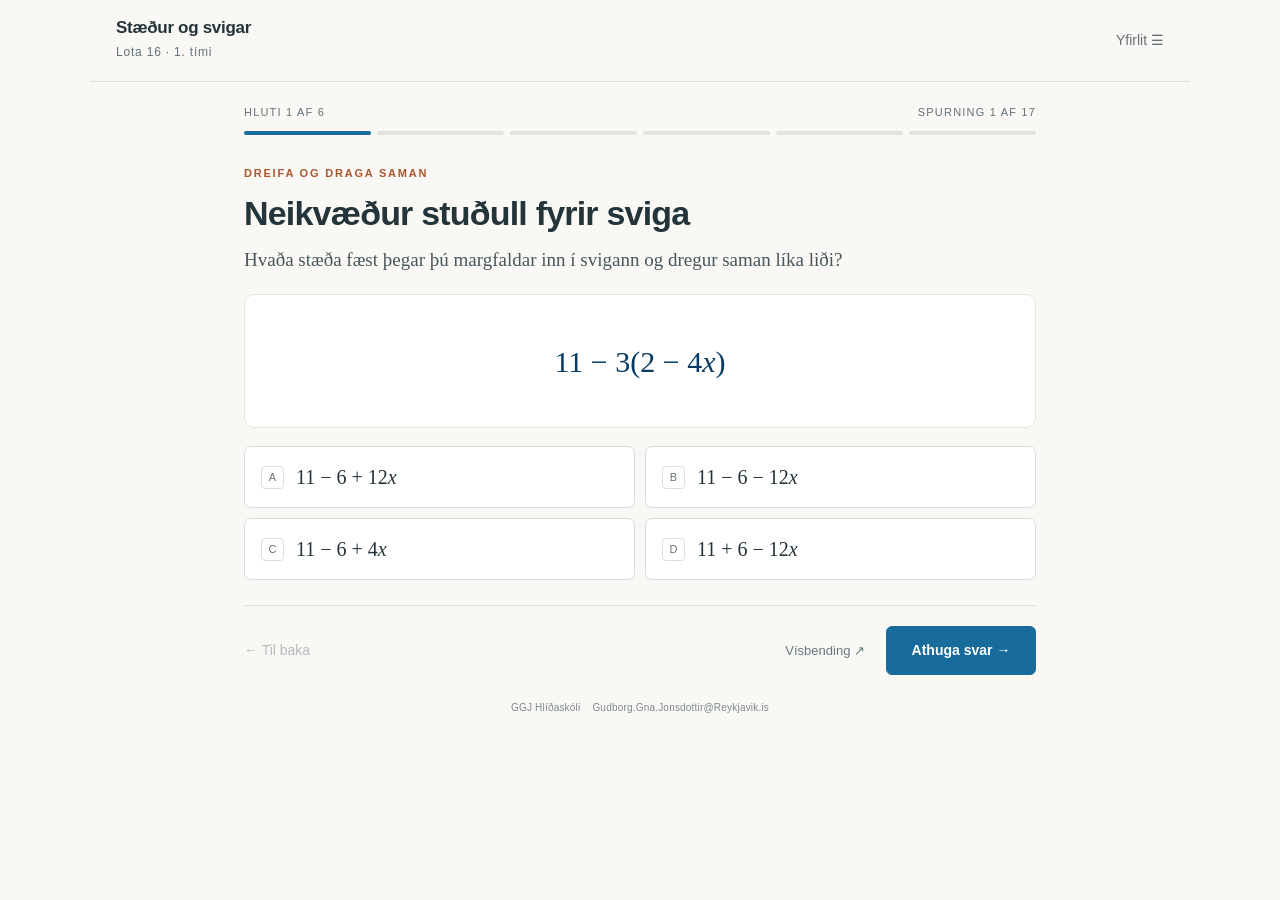
<file: aefingar/timi-1/index.html>
<!doctype html>
<html lang="is"><head><meta charset="utf-8"><meta name="viewport" content="width=device-width,initial-scale=1"><title>Lota 16 · 1. tími · Stæður og svigar</title><style>html,body{margin:0;padding:0;background:#f9f8f4}body{display:flow-root}</style></head><body>
<style>
#ggj-lota16-timi1 *{box-sizing:border-box}#ggj-lota16-timi1{--paper:#f9f8f4;--ink:#24343b;--muted:#647178;--line:#dce1df;--blue:#176c9b;--blue-pale:#eaf3f8;--orange:#ac572e;--green:#286751;--green-pale:#edf5ed}#ggj-lota16-timi1{margin:0;background:var(--paper);color:var(--ink);font:16px/1.5 "Aptos","Segoe UI",sans-serif}#ggj-lota16-timi1 button,#ggj-lota16-timi1 input{font:inherit}#ggj-lota16-timi1 button{cursor:pointer}#ggj-lota16-timi1 button:disabled{cursor:default;opacity:.45}#ggj-lota16-timi1 button:focus-visible,#ggj-lota16-timi1 input:focus-visible,#ggj-lota16-timi1 [role=button]:focus-visible{outline:3px solid #ba662e;outline-offset:4px}#ggj-lota16-timi1 button{transition:background .15s,border-color .15s}#ggj-lota16-timi1 .top{height:94px;max-width:1100px;margin:auto;padding:0 36px;display:flex;align-items:center;justify-content:space-between;border-bottom:1px solid var(--line)}#ggj-lota16-timi1 .brand{display:flex;align-items:center;gap:13px}#ggj-lota16-timi1 .brand strong{display:block;font-size:17px;font-weight:650;letter-spacing:-.3px}#ggj-lota16-timi1 .brand span{font-size:12px;color:var(--muted);letter-spacing:.8px}#ggj-lota16-timi1 button.quiet{border:0;background:transparent;color:var(--muted);padding:10px 0;font-size:14px}#ggj-lota16-timi1 .quiet span{margin-left:12px}#ggj-lota16-timi1 .quiet:hover{color:var(--ink)}#ggj-lota16-timi1 main{max-width:860px;margin:0 auto;padding:25px 34px 12px}#ggj-lota16-timi1 .progress-row{display:flex;justify-content:space-between;font-size:11px;letter-spacing:1.2px;text-transform:uppercase;color:var(--muted);margin:0 0 10px}#ggj-lota16-timi1 .progress{display:flex;gap:6px}#ggj-lota16-timi1 .progress i{height:4px;flex:1;background:#e0e4e0;border-radius:3px}#ggj-lota16-timi1 .progress i.done{background:#588b73}#ggj-lota16-timi1 .progress i.current{background:var(--blue)}#ggj-lota16-timi1 #exercise{padding-top:30px}#ggj-lota16-timi1 h1{font-size:clamp(25px,3vw,34px);line-height:1.2;letter-spacing:-.8px;font-weight:650;margin:0 0 12px}#ggj-lota16-timi1 h2{font-size:23px;line-height:1.3;letter-spacing:-.4px;margin:0}#ggj-lota16-timi1 .eyebrow{font-size:11px;color:var(--orange);text-transform:uppercase;letter-spacing:1.8px;font-weight:650;margin-bottom:12px}#ggj-lota16-timi1 .intro{font:19px/1.5 Cambria,Georgia,serif;margin:0;max-width:700px;color:#48575d}#ggj-lota16-timi1 .board{margin:20px 0 18px;min-height:260px;background:#fff;border:1px solid #e4e6e1;border-radius:10px;display:flex;align-items:center;justify-content:center;position:relative;overflow:hidden}#ggj-lota16-timi1 .board svg{width:100%;max-width:520px;max-height:310px;display:block}#ggj-lota16-timi1 .board-note{position:absolute;bottom:10px;left:16px;font-size:11px;color:#7b8589}#ggj-lota16-timi1 .figure-label{font:18px Cambria,Georgia,serif;fill:#263941;paint-order:stroke;stroke:white;stroke-width:5;stroke-linejoin:round}#ggj-lota16-timi1 .vertex-label{font-size:14px;font-style:italic;fill:#5c6b71;paint-order:stroke;stroke:#fff;stroke-width:4}#ggj-lota16-timi1 .edge-hit{cursor:pointer}#ggj-lota16-timi1 .edge-hit:focus-visible{outline:none}#ggj-lota16-timi1 .edge-hit:focus-visible .edge{stroke:var(--orange);stroke-width:6}#ggj-lota16-timi1 .edge{stroke:#425963;stroke-width:2.5;fill:none;stroke-linecap:round;transition:stroke .2s}#ggj-lota16-timi1 .edge.selected{stroke:var(--blue);stroke-width:5}#ggj-lota16-timi1 .edge-hit:hover .edge{stroke:var(--blue)}#ggj-lota16-timi1 .point-button{cursor:pointer}#ggj-lota16-timi1 .point-button circle{fill:#fff;stroke:#526d78;stroke-width:2}#ggj-lota16-timi1 .point-button.selected circle{fill:var(--blue);stroke:var(--blue)}#ggj-lota16-timi1 .choices{display:grid;grid-template-columns:repeat(2,minmax(0,1fr));gap:10px}#ggj-lota16-timi1 .choice{padding:14px 16px;border:1px solid #d6dddf;border-radius:7px;background:#fff;text-align:left;display:flex;align-items:center;gap:12px;color:var(--ink);min-height:57px}#ggj-lota16-timi1 .choice:hover{border-color:#91acba;background:#f4f8fa}#ggj-lota16-timi1 .choice.selected{border-color:var(--blue);background:var(--blue-pale);box-shadow:inset 0 0 0 1px var(--blue)}#ggj-lota16-timi1 .choice.correct{border-color:var(--green);background:var(--green-pale)}#ggj-lota16-timi1 .choice .letter{border:1px solid #d8dfe0;border-radius:4px;width:23px;height:23px;display:inline-flex;align-items:center;justify-content:center;font:11px "Segoe UI",sans-serif;color:var(--muted);flex-shrink:0}#ggj-lota16-timi1 .choice .math{font:21px Cambria,Georgia,serif}#ggj-lota16-timi1 .choice .math sup{font-size:13px}#ggj-lota16-timi1 .input-row{display:flex;align-items:center;gap:12px;justify-content:center;padding:7px}#ggj-lota16-timi1 .input-row label{font:26px Cambria,Georgia,serif}#ggj-lota16-timi1 .input-row input{width:154px;padding:13px;text-align:center;border:1.5px solid #abb9bf;border-radius:7px;background:#fff;font:26px Cambria,Georgia,serif;color:var(--ink)}#ggj-lota16-timi1 .input-row input:focus{border-color:var(--blue)}#ggj-lota16-timi1 .input-row .unit{font:22px Cambria,Georgia,serif}#ggj-lota16-timi1 .input-help{text-align:center;font-size:12px;color:var(--muted);margin:8px 0 0}#ggj-lota16-timi1 .feedback,#ggj-lota16-timi1 .hint-box{padding:14px 18px;border-radius:6px;font-size:15px;line-height:1.55;margin-top:16px}#ggj-lota16-timi1 .feedback{background:#fcf0e5;border-left:3px solid #c47b43}#ggj-lota16-timi1 .feedback.success{background:#eef5ed;border-left-color:var(--green)}#ggj-lota16-timi1 .feedback strong{display:block;margin-bottom:3px;color:var(--ink)}#ggj-lota16-timi1 .hint-box{background:#edf3f6;border-left:3px solid #98b5c5}#ggj-lota16-timi1 .hint-box strong{font-size:12px;letter-spacing:.4px;text-transform:uppercase;display:block;margin-bottom:4px}#ggj-lota16-timi1 .bottom{display:flex;justify-content:space-between;align-items:center;margin-top:25px;padding-top:20px;border-top:1px solid var(--line);gap:10px}#ggj-lota16-timi1 .actions{display:flex;gap:13px;align-items:center}#ggj-lota16-timi1 .primary{background:#264d60;color:#fff;border:1px solid #264d60;border-radius:6px;padding:13px 22px;font-size:14px;font-weight:600;min-width:150px}#ggj-lota16-timi1 .primary:hover{background:#173d50}#ggj-lota16-timi1 .primary span{margin-left:16px}#ggj-lota16-timi1 .hint-button{border:0;background:transparent;color:#687a83;font-size:13px;padding:12px 8px}#ggj-lota16-timi1 .hint-button:hover{color:var(--blue)}#ggj-lota16-timi1 .hint-button span{margin-left:5px}#ggj-lota16-timi1 .footnote{text-align:center;font-size:10px;color:#7d898e;margin:25px 0 8px;letter-spacing:.2px}#ggj-lota16-timi1 .footnote span{margin-left:9px}#ggj-lota16-timi1 dialog{border:1px solid #dce1df;border-radius:12px;max-width:530px;width:calc(100% - 32px);padding:26px;background:var(--paper);color:var(--ink);box-shadow:0 15px 65px #23374125}#ggj-lota16-timi1 dialog::backdrop{background:#20343f55}#ggj-lota16-timi1 .dialog-head{display:flex;justify-content:space-between;align-items:center}#ggj-lota16-timi1 .icon-button{border:0;background:transparent;font-size:27px;color:var(--muted)}#ggj-lota16-timi1 .muted{color:var(--muted);font-size:14px}#ggj-lota16-timi1 .outline-item{width:100%;border:0;border-top:1px solid var(--line);background:transparent;padding:12px 5px;display:flex;gap:14px;text-align:left;align-items:center;color:var(--ink)}#ggj-lota16-timi1 .outline-item:hover{background:#e9f0f0}#ggj-lota16-timi1 .outline-item span{width:23px;color:var(--blue)}#ggj-lota16-timi1 .outline-item small{margin-left:auto;font-size:11px;color:var(--green)}#ggj-lota16-timi1 .storage-note{font-size:11px;color:var(--muted);margin:20px 0 0}#ggj-lota16-timi1 .triple{display:flex;justify-content:center;gap:20px;flex-wrap:wrap;padding:40px}#ggj-lota16-timi1 .triple span{display:block;text-align:center;font:39px Cambria,Georgia,serif;border-bottom:2px solid #d9e6eb;padding:20px 20px 13px}#ggj-lota16-timi1 .triple small{display:block;font:12px "Segoe UI",sans-serif;color:var(--muted);margin:9px 0 0}#ggj-lota16-timi1 .mini-equation{font:25px Cambria,Georgia,serif;text-align:center;padding:0 20px 30px;color:var(--blue)}#ggj-lota16-timi1 .number-board{display:block;width:100%}#ggj-lota16-timi1 .rotate-badge{position:absolute;top:15px;right:15px;font-size:11px;color:var(--blue);background:var(--blue-pale);padding:5px 9px;border-radius:4px}#ggj-lota16-timi1 .summary{text-align:center;padding:28px 0}#ggj-lota16-timi1 .summary .seal{display:inline-flex;align-items:center;justify-content:center;border:1px solid #97b8a6;color:var(--green);border-radius:50%;width:65px;height:65px;font-size:31px;margin-bottom:24px}#ggj-lota16-timi1 .summary .intro{margin:auto}#ggj-lota16-timi1 .summary-list{max-width:440px;margin:25px auto;text-align:left;list-style:none;padding:0}#ggj-lota16-timi1 .summary-list li{padding:9px 0;border-bottom:1px solid var(--line);font-size:15px}#ggj-lota16-timi1 .summary-list li:before{content:'✓';color:var(--green);margin-right:14px}#ggj-lota16-timi1 .summary .primary{margin:15px}#ggj-lota16-timi1 .callout{font-size:13px;color:var(--muted);text-align:center;margin:12px 0}#ggj-lota16-timi1 .sr-only{position:absolute;width:1px;height:1px;padding:0;margin:-1px;overflow:hidden;clip:rect(0,0,0,0);white-space:nowrap;border:0}@media(max-width:600px){#ggj-lota16-timi1 .top{height:78px;padding:0 18px}#ggj-lota16-timi1 .brand strong{font-size:15px}#ggj-lota16-timi1 .brand svg{width:27px}#ggj-lota16-timi1 main{padding:20px 18px 10px}#ggj-lota16-timi1 #exercise{padding-top:23px}#ggj-lota16-timi1 .intro{font-size:18px}#ggj-lota16-timi1 .board{margin-top:18px;min-height:225px}#ggj-lota16-timi1 .board svg{max-height:265px}#ggj-lota16-timi1 .choices{gap:8px}#ggj-lota16-timi1 .choice{padding:12px 10px;font-size:14px;gap:8px}#ggj-lota16-timi1 .choice .math{font-size:19px}#ggj-lota16-timi1 .bottom{margin-top:20px}#ggj-lota16-timi1 .actions{gap:5px}#ggj-lota16-timi1 .primary{padding:12px 14px;min-width:125px}#ggj-lota16-timi1 .primary span{margin-left:6px}#ggj-lota16-timi1 .hint-button{font-size:12px;padding:9px 4px}#ggj-lota16-timi1 .triple{gap:5px;padding:25px 10px}#ggj-lota16-timi1 .triple span{font-size:30px;padding:14px}#ggj-lota16-timi1 .footnote span{display:block;margin:2px 0 0}}@media(prefers-reduced-motion:reduce){#ggj-lota16-timi1 *{transition:none!important;animation:none!important}}
#ggj-lota16-timi1{background:#f9f8f4;color:#24343b;font:16px/1.5 Aptos,"Segoe UI",sans-serif;min-width:0;overflow-wrap:break-word}
#ggj-lota16-timi1 .top{height:auto;min-height:82px;padding:16px 26px;gap:14px}
#ggj-lota16-timi1 .brand strong{line-height:1.2}
#ggj-lota16-timi1 main{padding-top:22px}
#ggj-lota16-timi1 .board.algebra-board{min-height:134px;padding:20px 22px}
#ggj-lota16-timi1 .board.figure-board{min-height:190px}
#ggj-lota16-timi1 .equation{font:clamp(22px,4.6vw,30px)/1.65 Cambria,Georgia,serif;color:#073b63;max-width:100%;text-align:center}
#ggj-lota16-timi1 .word-board{font:21px/1.65 Cambria,Georgia,serif;max-width:640px;width:100%}
#ggj-lota16-timi1 .math{font-family:Cambria,Georgia,serif}
#ggj-lota16-timi1 .math i,#ggj-lota16-timi1 .equation i,#ggj-lota16-timi1 .math-steps i{font-style:italic}
#ggj-lota16-timi1 .choice{min-height:62px}
#ggj-lota16-timi1 .choice .math{font-size:20px;line-height:1.5}
#ggj-lota16-timi1 .math-steps{font:20px/1.8 Cambria,Georgia,serif;color:#073b63;margin:8px 0}
#ggj-lota16-timi1 .math-steps>div{min-height:1.8em}
#ggj-lota16-timi1 .fraction{display:inline-flex;flex-direction:column;vertical-align:middle;text-align:center;line-height:1.4;margin:0 .18em}
#ggj-lota16-timi1 .fraction>span{display:block;padding:0 .24em}
#ggj-lota16-timi1 .fraction>span:first-child{border-bottom:1.4px solid currentColor}
#ggj-lota16-timi1 .answer-field>label{display:block;text-align:center;font:19px Cambria,Georgia,serif;margin-bottom:5px}
#ggj-lota16-timi1 .input-row input{max-width:100%;width:180px}
#ggj-lota16-timi1 .hint-box p,#ggj-lota16-timi1 .feedback p{margin:8px 0 0}
#ggj-lota16-timi1 .summary-list li{display:flex;justify-content:space-between;gap:8px}
#ggj-lota16-timi1 .summary-list li:before{content:none}
#ggj-lota16-timi1 .summary-list li.finished span{color:#286751}
#ggj-lota16-timi1 .summary-list li.unfinished span{color:#647178}
#ggj-lota16-timi1 .primary{background:#176c9b;border-color:#176c9b}
#ggj-lota16-timi1 .primary:hover{background:#11567e}
#ggj-lota16-timi1 .svg-note{font:13px Aptos,"Segoe UI",sans-serif;fill:#647178}
#ggj-lota16-timi1 .figure-label{font-size:22px}
#ggj-lota16-timi1 dialog{max-height:85vh;overflow:auto}
#ggj-lota16-timi1 [hidden]{display:none!important}
@media(max-width:540px){
#ggj-lota16-timi1 .choices{grid-template-columns:1fr}
#ggj-lota16-timi1 .top{padding:15px 18px}
#ggj-lota16-timi1 .board.algebra-board{min-height:110px;padding:15px}
#ggj-lota16-timi1 .word-board{font-size:19px}
#ggj-lota16-timi1 .bottom{flex-wrap:wrap}
#ggj-lota16-timi1 .actions{flex:1;justify-content:flex-end;flex-wrap:wrap}
#ggj-lota16-timi1 .math-steps{font-size:18px}
#ggj-lota16-timi1 .progress-row{font-size:10px;letter-spacing:.6px}
#ggj-lota16-timi1 .outline-item{gap:8px;font-size:14px}
#ggj-lota16-timi1 .outline-item small{white-space:nowrap}
}

</style>

<div id="ggj-lota16-timi1" lang="is">
<header class="top"><div class="brand"><div><strong>Stæður og svigar</strong><span>Lota 16 · 1. tími</span></div></div><button type="button" class="quiet" id="outline">Yfirlit ☰</button></header>
<main>
<div class="progress-row"><span id="stepcount"></span><span id="subcount"></span></div>
<div id="progress" class="progress" role="progressbar" aria-label="Framvinda" aria-valuemin="0"></div>
<section id="exercise" aria-labelledby="heading"><h1 id="heading">Stæður og svigar</h1><p class="intro">Æfingin hleðst hér. Ef hún birtist ekki skaltu opna síðuna aftur.</p></section>
<div id="feedback" aria-live="polite" aria-atomic="true"></div><div id="hints" aria-live="polite" aria-atomic="true"></div>
<div class="bottom"><button type="button" id="back" class="quiet">← Til baka</button><div class="actions"><button type="button" id="hint" class="hint-button">Vísbending ↗</button><button type="button" id="check" class="primary">Athuga svar →</button></div></div>
<p class="footnote">GGJ Hlíðaskóli <span>Gudborg.Gna.Jonsdottir@Reykjavik.is</span></p>
<noscript><p>Kveikt þarf að vera á JavaScript til að svara æfingunni.</p></noscript>
</main>
<dialog id="outlineDialog" aria-labelledby="outlineTitle"><div class="dialog-head"><h2 id="outlineTitle">Æfingin þín</h2><button type="button" id="closeDialog" class="icon-button" aria-label="Loka yfirliti">×</button></div><p class="muted">Veldu hluta til að halda áfram eða skoða aftur.</p><div id="outlineItems"></div><p id="storageNote" class="storage-note"></p></dialog>
</div>
<script>
(function(){'use strict';

const VERSION=1,KEY='ggj-lota16-timi01-aefing-v1';
const GROUPS=['Dreifa og draga saman','Setja inn gildi','Ummál og flatarmál','Tugabrot og svigar','Sameiginlegur þáttur','Orð verða að reikningi'];
const fmt=n=>String(Math.round(n*1e10)/1e10).replace('.',',').replace(/-/g,'−');
const v=s=>'<i>'+s+'</i>';
const pow=s=>v(s)+'<sup>2</sup>';
function poly(terms){let out='';for(const [n,s] of terms){if(!n)continue;let a=Math.abs(n),body=(a===1&&s?'':fmt(a))+s;out+=(out?(n<0?' − ':' + '):(n<0?'−':''))+body;}return out||'0';}
const PX=(a,b,c=0)=>poly([[a,pow('x')],[b,v('x')],[c,'']]);
const LX=(a,b)=>poly([[a,v('x')],[b,'']]);
const frac=(a,b)=>'<span class="fraction"><span>'+a+'</span><span>'+b+'</span></span>';
const eqs=(start,...lines)=>'<div class="math-steps"><div>'+start+'</div>'+lines.map(s=>'<div>= '+s+'</div>').join('')+'</div>';
function rectangle(a,b,c){return '<svg viewBox="0 0 480 220" role="img" aria-labelledby="rect-title"><title id="rect-title">Rétthyrningur: lengd '+a+'x + '+b+' og breidd x + '+c+' sentimetrar. Skissa, ekki í kvarða.</title><rect x="65" y="55" width="280" height="105" rx="1" fill="#eaf3f8" stroke="#425963" stroke-width="2"/><path d="M65 145h15v15" fill="none" stroke="#ac572e" stroke-width="2"/><text x="205" y="33" text-anchor="middle" class="figure-label">'+a+'x + '+b+'</text><text x="365" y="112" class="figure-label">x + '+c+'</text><text x="205" y="195" text-anchor="middle" class="svg-note">Lengdir í cm · skissa, ekki í kvarða</text></svg>';}
function build(seed=0){
 const z=seed%2;
 const p=z?{base:13,m:2,n:4,k:5,A:4,B:3,C:5,p:3,q:5,ia:3,ib:4,ic:2,x:-3,fa:3,fb:8,fd:3,ra:2,rb:3,rc:2,rx:5,d1:.3,d2:.7,du:4,dv:3,dw:2,g:6,ga:5,aa:4,ab:7,add:5,mult:2,total:26,gap:8,discount:20,remaining:64}
 :{base:11,m:3,n:2,k:4,A:3,B:2,C:4,p:2,q:3,ia:2,ib:3,ic:4,x:-2,fa:2,fb:7,fd:2,ra:3,rb:2,rc:1,rx:4,d1:.4,d2:.6,du:5,dv:2,dw:3,g:5,ga:6,aa:2,ab:5,add:4,mult:3,total:27,gap:7,discount:25,remaining:54};
 const qs=[];
 const mc=(group,title,intro,board,options,hints,explain,wrong)=>{const offset=(qs.length+seed)%options.length;const rotated=options.map((html,i)=>({html,correct:i===0}));for(let k=0;k<offset;k++)rotated.push(rotated.shift());qs.push({group,title,intro,board,type:'choice',options:rotated.map(o=>o.html),correct:rotated.findIndex(o=>o.correct),hints,explain,wrong});};
 const num=(group,title,intro,board,answer,label,unit,hints,explain)=>qs.push({group,title,intro,board,type:'number',answer,label,unit,hints,explain});
 const x=v('x'),y=v('y'),a=v('a'),m=v('m');
 let start=p.base+' − '+p.m+'('+p.n+' − '+p.k+x+')';
 mc(0,'Neikvæður stuðull fyrir sviga','Hvaða stæða fæst þegar þú margfaldar inn í svigann og dregur saman líka liði?',start,
 [p.base+' − '+p.m*p.n+' + '+p.m*p.k+x,p.base+' − '+p.m*p.n+' − '+p.m*p.k+x,p.base+' − '+p.m*p.n+' + '+p.k+x,p.base+' + '+p.m*p.n+' − '+p.m*p.k+x],
 ['Margfaldaðu −'+p.m+' með báðum liðum svigans.','Mínus sinnum mínus verður plús: (−'+p.m+') × (−'+p.k+x+') = '+p.m*p.k+x+'.'],
 eqs(start,p.base+' − '+p.m*p.n+' + '+p.m*p.k+x,LX(p.m*p.k,p.base-p.m*p.n))+'<p>Taktu mínusmerkið með stuðlinum þegar þú margfaldar inn í svigann.</p>',
 'Athugaðu formerkið við báðar margfaldanirnar. Talan utan svigans margfaldast með hvorum lið.');
 start=p.A+x+'('+x+' + '+p.B+') − '+x+'('+p.C+' − '+x+')';
 const sq=p.A+1,lin=p.A*p.B-p.C;
 mc(0,'Hvaða liðir fara saman?','Margfaldaðu inn í svigana og dragðu síðan saman líka liði.',start,
 [PX(sq,lin),PX(p.A-1,lin),PX(sq,p.A*p.B+p.C),LX(sq+lin,0)],
 ['Hér er '+x+' × '+x+' = '+pow('x')+'.','Þú færð '+p.A+pow('x')+' + '+p.A*p.B+x+' − '+p.C+x+' + '+pow('x')+'. Safnaðu liðum með sama bókstafahluta.'],
 eqs(start,poly([[p.A,pow('x')],[p.A*p.B,x],[-p.C,x],[1,pow('x')]]),PX(sq,lin))+'<p>Liðir með '+pow('x')+' eru líkir hver öðrum. Liðir með '+x+' eru líka líkir hver öðrum.</p>',
 'Liðir með x² og liðir með x eru ekki líkir liðir. Haltu þeim aðskildum og skoðaðu mínusinn fyrir síðari sviganum.');
 start=p.p+x+'('+x+' − '+y+') + '+p.q+y+'('+x+' − '+y+')';
 const mix=poly([[p.p,pow('x')],[p.q-p.p,x+y],[-p.q,pow('y')]]);
 mc(0,'Tveir bókstafir','Einfaldaðu stæðuna. Mundu að xy og yx eru sami bókstafahlutinn.',start,
 [mix,poly([[p.p,pow('x')],[-p.q-p.p,x+y],[-p.q,pow('y')]]),poly([[p.p,pow('x')],[p.q-p.p,x+y],[p.q,pow('y')]]),poly([[p.p,x],[p.q-p.p,x+y],[-p.q,y]])],
 ['Margfaldaðu þáttinn fyrir framan hvorn sviga með báðum liðum innan hans.','Liðirnir −'+p.p+x+y+' og +'+p.q+y+x+' eru líkir. Leggðu stuðlana saman.'],
 eqs(start,poly([[p.p,pow('x')],[-p.p,x+y],[p.q,x+y],[-p.q,pow('y')]]),mix),
 'Berðu saman bókstafahlutana: x², xy og y². Aðeins liðirnir með xy dragast saman.');
 const ia=p.ia+p.ic,ib=p.ia*p.ib-p.ic;
 start=p.ia+x+'('+x+' + '+p.ib+') − '+p.ic+x+'(1 − '+x+')';
 mc(1,'Einfaldaðu áður en þú setur inn','Hvaða einfaldaða stæða er jafngild þessari?',start,
 [PX(ia,ib),PX(p.ia-p.ic,ib),PX(ia,p.ia*p.ib+p.ic),PX(ia,p.ib-p.ic)],
 ['Margfaldaðu inn í báða svigana.','Margfeldið −'+p.ic+x+' × (−'+x+') er +'+p.ic+pow('x')+'.'],
 eqs(start,poly([[p.ia,pow('x')],[p.ia*p.ib,x],[-p.ic,x],[p.ic,pow('x')]]),PX(ia,ib)),
 'Mínus sinnum mínus gefur plús. Skoðaðu sérstaklega síðasta margfeldið.');
 const value=ia*p.x*p.x+ib*p.x;
 num(1,'Settu neikvæða tölu inn','Reiknaðu gildið þegar '+x+' = '+fmt(p.x)+'.',PX(ia,ib),value,'Gildi stæðunnar','',
 ['Settu neikvæða gildið í sviga hvar sem x kemur fyrir.','('+fmt(p.x)+')² = '+p.x*p.x+'. Síðari liðurinn verður '+ib+' × ('+fmt(p.x)+').'],
 eqs(PX(ia,ib),ia+' × ('+fmt(p.x)+')² + '+ib+' × ('+fmt(p.x)+')',ia*p.x*p.x+' − '+Math.abs(ib*p.x),fmt(value))+'<p>Veldið nær yfir allt gildið í sviganum.</p>');
 const numerator=p.fa*p.x*p.x+p.fb*p.x,den=p.fd-p.x,fvalue=numerator/den;
 start=frac(PX(p.fa,p.fb),p.fd+' − '+x);
 num(1,'Teljari og nefnari','Reiknaðu gildið þegar '+x+' = '+fmt(p.x)+'. Skráðu tugabrot eða almennt brot.',start,fvalue,'Gildi brotsins','',
 ['Reiknaðu allan teljarann og allan nefnarann í sitt hvoru lagi.','Nefnarinn er '+p.fd+' − ('+fmt(p.x)+') = '+den+'. Taktu sérstaklega eftir mínus fyrir neikvæða tölu.'],
 eqs(start,frac(p.fa+' × ('+fmt(p.x)+')² + '+p.fb+' × ('+fmt(p.x)+')',p.fd+' − ('+fmt(p.x)+')'),frac(fmt(numerator),den),fmt(fvalue)));
 const pc=2*(p.ra+1),pd=2*(p.rb+p.rc),area=PX(p.ra,p.ra*p.rc+p.rb,p.rb*p.rc),fig=rectangle(p.ra,p.rb,p.rc);
 mc(2,'Leggðu allar hliðarnar saman','Hvaða einfaldaða stæða gefur ummál rétthyrningsins?',fig,
 [LX(pc,pd),LX(p.ra+1,p.rb+p.rc),area,LX(pc,p.rb+p.rc)],
 ['Ummál er samanlögð lengd allra fjögurra hliðanna.','U = 2('+LX(p.ra,p.rb)+') + 2('+LX(1,p.rc)+').'],
 '<p>Ummálið er tvöföld lengd að viðbættri tvöfaldri breidd.</p>'+eqs('U = 2('+LX(p.ra,p.rb)+') + 2('+LX(1,p.rc)+')',poly([[2*p.ra,x],[2*p.rb,''],[2,x],[2*p.rc,'']]),LX(pc,pd))+'<p>Ummálið er mælt í cm.</p>',
 'Ummál er samanlögð lengd allra hliða myndarinnar. Bæði lengdin og breiddin koma fyrir tvisvar.');
 mc(2,'Margfaldaðu lengd og breidd','Hvaða einfaldaða stæða gefur flatarmál rétthyrningsins?',fig,
 [area,PX(p.ra,p.rb+p.rc,p.rb*p.rc),PX(p.ra,0,p.rb*p.rc),LX(pc,pd)],
 ['Flatarmál = lengd × breidd.','F = ('+LX(p.ra,p.rb)+')('+LX(1,p.rc)+'). Margfaldaðu hvern lið í fyrri sviganum með báðum liðum í þeim síðari.'],
 eqs('F = ('+LX(p.ra,p.rb)+')('+LX(1,p.rc)+')',poly([[p.ra,pow('x')],[p.ra*p.rc,x],[p.rb,x],[p.rb*p.rc,'']]),area)+'<p>Flatarmálið er mælt í cm².</p>',
 'Við finnum flatarmál með margföldun. Mundu öll fjögur margfeldin þegar þú margfaldar stæðurnar í svigunum saman.');
 const perimeter=pc*p.rx+pd;
 num(2,'Finndu x út frá ummáli','Ummálið er '+perimeter+' cm. Notaðu stæðuna fyrir ummálið til að finna '+x+'.',LX(pc,pd)+' = '+perimeter,p.rx,'x','',
 ['Dragðu fastaliðinn frá báðum hliðum jöfnunnar.','Þá er '+pc+x+' = '+(perimeter-pd)+'. Deildu báðum hliðum með '+pc+'.'],
 '<div class="math-steps"><div>'+LX(pc,pd)+' = '+perimeter+'</div><div>'+pc+x+' = '+(perimeter-pd)+'</div><div>'+x+' = '+p.rx+'</div></div><p>Þá eru hliðarnar '+(p.ra*p.rx+p.rb)+' cm og '+(p.rx+p.rc)+' cm. Ummálið verður '+perimeter+' cm.</p>');
 const dx=Math.round((p.d1*p.du-p.d2)*10)/10,dc=Math.round((-p.d1*p.dv+p.d2*p.dw)*10)/10;
 start=fmt(p.d1)+'('+LX(p.du,-p.dv)+') + '+fmt(p.d2)+'('+p.dw+' − '+x+')';
 mc(3,'Sömu reglur með tugabrotum','Einfaldaðu stæðuna. Þú mátt nota reiknivél.',start,
 [LX(dx,dc),LX(Math.round((p.d1*p.du+p.d2)*10)/10,dc),LX(dx,-dc),LX(dx,Math.round((p.d1*p.dv+p.d2*p.dw)*10)/10)],
 ['Margfaldaðu hvorn stuðul inn í allan svigann.','Fyrri sviginn gefur '+LX(p.d1*p.du,-p.d1*p.dv)+'. Síðari sviginn gefur '+LX(-p.d2,p.d2*p.dw)+'.'],
 eqs(start,poly([[p.d1*p.du,x],[-p.d1*p.dv,''],[p.d2*p.dw,''],[-p.d2,x]]),LX(dx,dc)),
 'Haltu formerkjunum með tölunum. Dragðu saman x-liðina annars vegar og fastaliðina hins vegar.');
 start=LX(p.g*3,p.g*5);
 mc(4,'Taktu út stærsta sameiginlega þáttinn','Hvaða þáttun setur stærsta sameiginlega þáttinn út fyrir sviga?',start,
 [p.g+'('+LX(3,5)+')',p.g+'('+LX(3,p.g*5)+')',p.g+'('+LX(1,5)+')',(p.g*3)+'('+LX(1,5)+')'],
 ['Finndu stærstu jákvæðu heiltöluna sem gengur upp í báðar tölurnar.','Deildu báðum liðum með '+p.g+'.'],
 eqs(start,p.g+'('+LX(3,5)+')')+'<p>Athugaðu með því að margfalda '+p.g+' aftur inn í svigann.</p>',
 'Þátturinn utan svigans verður að margfaldast með öllum liðum inni í sviganum og gefa upphaflegu stæðuna.');
 start=poly([[p.ga*p.aa,pow('a')],[-p.ga*p.ab,a]]);
 mc(4,'Talan og bókstafurinn','Hver er stærsti sameiginlegi þáttur liðanna?',start,
 [p.ga+a,String(p.ga),p.ga+pow('a'),String(p.aa)+a],
 ['Berðu fyrst saman tölustuðlana. Skoðaðu síðan hvaða bókstafaþáttur er í báðum liðum.','a er þáttur í báðum liðum. Aðeins fyrri liðurinn hefur a í öðru veldi.'],
 '<p>Stærsti sameiginlegi tölulegi þátturinn er '+p.ga+'. Báðir liðir innihalda '+a+', svo stærsti sameiginlegi þátturinn er <span class="math">'+p.ga+a+'</span>.</p>',
 'Sameiginlegi þátturinn þarf að vera í báðum liðum. a² gengur ekki upp í lið sem inniheldur aðeins a.');
 const inner=poly([[p.aa,a],[-p.ab,'']]);
 mc(4,'Hvað verður inni í sviganum?','Við tökum '+p.ga+a+' út fyrir sviga. Hvaða stæða á að standa í sviganum?',start+' = '+p.ga+a+'( ? )',
 [inner,poly([[p.aa,pow('a')],[-p.ab,a]]),poly([[p.aa,a],[p.ab,'']]),poly([[p.aa,a],[-p.ga*p.ab,'']])],
 ['Deildu hvorum upphaflegum lið með '+p.ga+a+'.',frac(p.ga*p.aa+pow('a'),p.ga+a)+' = '+p.aa+a+' og '+frac(p.ga*p.ab+a,p.ga+a)+' = '+p.ab+'.'],
 eqs(start,p.ga+a+'('+inner+')')+'<p>Margföldun inn í svigann gefur upprunalegu stæðuna aftur.</p>',
 'Þegar þú tekur þátt út fyrir sviga þarftu að deila báðum liðum með honum. Haltu mínusmerkinu.');
 const word='Við tölu er bætt '+p.add+' og útkoman síðan '+(p.mult===2?'tvöfölduð':'þrefölduð')+'. Lokaútkoman er '+p.total+'.';
 mc(5,'Hvað gerist fyrst?','Köllum upphaflegu töluna x. Veldu jöfnuna sem lýsir orðadæminu.',
 '<div class="word-board">'+word+'</div>',
 [p.mult+'('+x+' + '+p.add+') = '+p.total,p.mult+x+' + '+p.add+' = '+p.total,p.mult+'('+x+' − '+p.add+') = '+p.total,x+' + '+(p.mult+p.add)+' = '+p.total],
 ['Byrjaðu á samlagningunni. Margfaldaðu síðan alla summuna.','Settu samlagninguna innan sviga: ('+x+' + '+p.add+').'],
 '<p>Fyrst fæst <span class="math">'+x+' + '+p.add+'</span>. Síðan er öll sú útkoma margfölduð með '+p.mult+':</p><div class="math-steps"><div>'+p.mult+'('+x+' + '+p.add+') = '+p.total+'</div></div>',
 'Orðið „útkoman“ á við alla summuna. Það þarf sviga utan um samlagninguna.');
 const wordX=p.total/p.mult-p.add;
 num(5,'Finndu upphaflegu töluna','Leystu jöfnuna sem lýsir orðadæminu.',p.mult+'('+x+' + '+p.add+') = '+p.total,wordX,'x','',
 ['Þú getur byrjað á að deila báðum hliðum með '+p.mult+'.','Þá er '+x+' + '+p.add+' = '+p.total/p.mult+'. Dragðu '+p.add+' frá báðum hliðum.'],
 '<div class="math-steps"><div>'+p.mult+'('+x+' + '+p.add+') = '+p.total+'</div><div>'+x+' + '+p.add+' = '+p.total/p.mult+'</div><div>'+x+' = '+wordX+'</div></div><p>Prófun: ('+wordX+' + '+p.add+') × '+p.mult+' = '+p.total+'.</p>');
 mc(5,'Sú stærri og sú minni','Mismunur tveggja talna er '+p.gap+'. Sú stærri er k. Hvaða stæða lýsir minni tölunni?','<div class="word-board">Stærri tala: <span class="math">'+v('k')+'</span><br>Mismunur: <span class="math">'+p.gap+'</span></div>',
 [v('k')+' − '+p.gap,v('k')+' + '+p.gap,p.gap+' − '+v('k'),p.gap+v('k')],
 ['Minni talan á að vera lægri en k.','Ef stærri talan væri 20, þá væri minni talan 20 − '+p.gap+'.'],
 '<p>Minni talan er <span class="math">'+v('k')+' − '+p.gap+'</span>. Ef við drögum hana frá þeirri stærri fæst mismunurinn '+p.gap+'.</p>',
 'Dragðu mismuninn frá stærri tölunni til að finna minni töluna.');
 const remainPct=100-p.discount,multiplier=remainPct/100,original=p.remaining/multiplier;
 num(5,'Finndu töluna fyrir lækkun','Talan m er lækkuð um '+p.discount+'%. Eftir lækkunina er hún '+p.remaining+'. Hver var talan fyrir lækkun?',
 '<div class="word-board">Fyrir lækkun: <span class="math">'+m+'</span><br>Eftir lækkun: <span class="math">'+p.remaining+'</span></div>',original,'m','',
 ['Eftir '+p.discount+'% lækkun eru '+remainPct+'% af upphaflegu tölunni eftir.',fmt(multiplier)+m+' = '+p.remaining+'. Deildu báðum hliðum með '+fmt(multiplier)+'.'],
 '<div class="math-steps"><div>'+fmt(multiplier)+m+' = '+p.remaining+'</div><div>'+m+' = '+frac(p.remaining,fmt(multiplier))+'</div><div>'+m+' = '+fmt(original)+'</div></div><p>'+p.discount+'% af '+fmt(original)+' eru '+fmt(original-p.remaining)+'. Eftir stendur '+p.remaining+'.</p>');
 return {questions:qs,parameters:p};
}
function parseNumber(value){
 const clean=String(value).trim().replace(/[−–]/g,'-').replace(/\s+/g,'').replace(/,/g,'.');
 const pattern=/^[+-]?(?:\d+(?:\.\d*)?|\.\d+)$/;
 if(!clean)return null;
 const bits=clean.split('/');
 if(bits.length>2||!bits.every(b=>pattern.test(b)))return null;
 const nums=bits.map(Number);
 if(nums.some(n=>!Number.isFinite(n))||(bits.length===2&&nums[1]===0))return null;
 return bits.length===2?nums[0]/nums[1]:nums[0];
}
function isCorrect(q,record){
 if(q.type==='choice')return record.choice===q.correct;
 const n=parseNumber(record.answer);return n!==null&&Math.abs(n-q.answer)<1e-9;
}
const cleanRecord=()=>({choice:null,answer:'',done:false,hints:0,attempts:0});
const cleanState=(seed=0)=>({version:VERSION,seed:seed%2,cursor:0,records:build(seed).questions.map(cleanRecord)});
function validState(s){
 const integer=(x,a,b)=>Number.isSafeInteger(x)&&x>=a&&x<=b;
 if(!s||s.version!==VERSION||!integer(s.seed,0,1))return false;
 const qs=build(s.seed).questions;
 if(!integer(s.cursor,0,qs.length)||!Array.isArray(s.records)||s.records.length!==qs.length)return false;
 return s.records.every((r,i)=>r&&typeof r==='object'&&(r.choice===null||integer(r.choice,0,(qs[i].options?.length??0)-1))&&typeof r.answer==='string'&&r.answer.length<=80&&typeof r.done==='boolean'&&integer(r.hints,0,qs[i].hints.length)&&integer(r.attempts,0,1000000)&&(!r.done||isCorrect(qs[i],r)));
}

const root=document.getElementById('ggj-lota16-timi1');
const $=id=>root.querySelector('#'+id);
const escape=s=>String(s).replace(/[&<>"']/g,c=>({'&':'&amp;','<':'&lt;','>':'&gt;','"':'&quot;',"'":'&#39;'}[c]));
let storageWorks=true,state,notice='';
try{state=JSON.parse(localStorage.getItem(KEY));if(!validState(state))state=cleanState();}
catch{storageWorks=false;state=cleanState();}
let questions=build(state.seed).questions;
function save(){try{localStorage.setItem(KEY,JSON.stringify(state));}catch{storageWorks=false;}}
const storageText=()=>storageWorks?'Framvindan geymist í þessum vafra. Svör eru ekki send til kennara.':'Vafrinn leyfir ekki vistun. Framvindan helst meðan æfingin er opin.';
function groupIndices(g){return questions.map((q,i)=>q.group===g?i:-1).filter(i=>i>=0);}
function progress(){
 const total=state.records.filter(r=>r.done).length;
 const current=questions[state.cursor]?.group;
 $('progress').innerHTML=GROUPS.map((_,g)=>{const ids=groupIndices(g),done=ids.every(i=>state.records[i].done);return '<i class="'+(done?'done ':'')+(current===g?'current':'')+'"></i>';}).join('');
 $('progress').setAttribute('aria-valuenow',String(total));
 $('progress').setAttribute('aria-valuemax',String(questions.length));
 $('progress').setAttribute('aria-valuetext',total+' af '+questions.length+' spurningum lokið');
}
function feedback(q,r){
 $('feedback').innerHTML=r.done?'<div class="feedback success"><strong>Rétt hjá þér</strong>'+q.explain+'</div>':notice?'<div class="feedback"><strong>Skoðum þetta aðeins</strong>'+notice+'</div>':'';
 $('hints').innerHTML=r.hints?'<div class="hint-box"><strong>Vísbending'+(r.hints>1?'ar':'')+'</strong>'+q.hints.slice(0,r.hints).map(h=>'<p>'+h+'</p>').join('')+'</div>':'';
}
function render(focus=false){
 save();progress();
 if(state.cursor===questions.length){summary(focus);return;}
 const q=questions[state.cursor],r=state.records[state.cursor];
 $('stepcount').textContent='Hluti '+(q.group+1)+' af '+GROUPS.length;
 $('subcount').textContent='Spurning '+(state.cursor+1)+' af '+questions.length;
 const isFigure=q.board.startsWith('<svg'),isWords=q.board.startsWith('<div');
 let inputs='';
 if(q.type==='choice'){
 inputs='<div class="choices" role="group" aria-label="Svarmöguleikar">'+q.options.map((o,i)=>'<button type="button" class="choice '+(r.choice===i?'selected ':'')+(r.done&&r.choice===i?'correct':'')+'" data-choice="'+i+'" aria-pressed="'+(r.choice===i)+'" '+(r.done?'disabled':'')+'><span class="letter" aria-hidden="true">'+String.fromCharCode(65+i)+'</span><span class="math">'+o+'</span></button>').join('')+'</div>';
 }else{
 inputs='<div class="answer-field"><label for="answer">'+escape(q.label)+(q.unit?' ('+escape(q.unit)+')':'')+'</label><div class="input-row"><input id="answer" type="text" inputmode="text" maxlength="80" autocomplete="off" aria-describedby="input-help" value="'+escape(r.answer)+'" '+(r.done?'disabled':'')+'><span class="unit">'+escape(q.unit)+'</span></div><p id="input-help" class="input-help">Skrifaðu tölu eða almennt brot, til dæmis −1,5 eða −3/2. Þú mátt nota kommu eða punkt í tugabroti.</p></div>';
 }
 $('exercise').innerHTML='<div class="eyebrow">'+GROUPS[q.group]+'</div><h1 id="heading" tabindex="-1">'+q.title+'</h1><p class="intro">'+q.intro+'</p><div class="board '+(isFigure?'figure-board':'algebra-board')+'">'+(isFigure||isWords?q.board:'<div class="equation">'+q.board+'</div>')+'</div>'+inputs;
 $('back').disabled=state.cursor===0;
 $('hint').hidden=false;$('hint').disabled=r.done||r.hints>=q.hints.length;
 $('check').hidden=false;$('check').textContent=r.done?(state.cursor===questions.length-1?'Skoða yfirlit →':'Áfram →'):'Athuga svar →';
 feedback(q,r);
 root.querySelectorAll('[data-choice]').forEach(b=>b.onclick=()=>{
  if(r.done)return;
  r.choice=Number(b.dataset.choice);notice='';render();
  root.querySelector('[data-choice="'+r.choice+'"]')?.focus({preventScroll:true});
 });
 if($('answer')){
  $('answer').oninput=e=>{r.answer=e.target.value;notice='';$('feedback').innerHTML='';save();};
  $('answer').onkeydown=e=>{if(e.key==='Enter'){e.preventDefault();check();}};
 }
 if(focus)$('heading').focus({preventScroll:true});
}
function check(){
 if(state.cursor===questions.length)return;
 const q=questions[state.cursor],r=state.records[state.cursor];
 if(r.done){state.cursor++;notice='';render(true);return;}
 if(q.type==='choice'&&r.choice===null){notice='Veldu svarmöguleika fyrst.';feedback(q,r);return;}
 if(q.type==='number'&&parseNumber(r.answer)===null){notice='Skráðu tölu eða almennt brot í svarreitinn. Ef þú notar brot má nefnarinn ekki vera núll.';feedback(q,r);$('answer').focus();return;}
 r.attempts++;r.done=isCorrect(q,r);
 notice=r.done?'':q.wrong||'Skoðaðu útreikningana aftur. Vísbendingin getur hjálpað þér að finna næsta skref.';
 render();
 if(r.done)$('check').focus({preventScroll:true});
 else if(q.type==='number'){$('answer').focus({preventScroll:true});$('answer').select();}
}
function summary(focus=false){
 const total=state.records.filter(r=>r.done).length,complete=total===questions.length;
 $('stepcount').textContent='Yfirlit';$('subcount').textContent=total+' af '+questions.length+' lokið';
 $('hint').hidden=true;$('check').hidden=true;$('back').disabled=false;
 $('feedback').innerHTML='';$('hints').innerHTML='';
 $('exercise').innerHTML='<div class="summary"><div class="seal" aria-hidden="true">'+(complete?'✓':'↗')+'</div><div class="eyebrow">Lota 16 · 1. tími</div><h1 id="heading" tabindex="-1">'+(complete?'Vel gert. Æfingunni er lokið.':'Haltu áfram með æfinguna.')+'</h1><p class="intro">'+(complete?'Þú hefur margfaldað inn í sviga, dregið saman líka liði, sett inn gildi og tengt stæður við myndir og orð.':'Þú hefur lokið '+total+' spurningum. Veldu hluta í yfirlitinu eða haltu áfram með næstu spurningu sem þú átt eftir.')+'</p><ul class="summary-list">'+GROUPS.map((name,g)=>{const ids=groupIndices(g),done=ids.filter(i=>state.records[i].done).length;return '<li class="'+(done===ids.length?'finished':'unfinished')+'">'+name+' <span>'+done+'/'+ids.length+'</span></li>';}).join('')+'</ul><button type="button" class="primary" id="again">'+(complete?'Æfa aftur með nýjum tölum':'Halda áfram')+' →</button><p class="storage-note">'+storageText()+'</p></div>';
 $('again').onclick=()=>{
  if(complete){state=cleanState((state.seed+1)%2);questions=build(state.seed).questions;}
  else state.cursor=state.records.findIndex(r=>!r.done);
  notice='';render(true);
 };
 if(focus)$('heading').focus({preventScroll:true});
}
$('check').onclick=check;
$('hint').onclick=()=>{if(state.cursor>=questions.length)return;const r=state.records[state.cursor],q=questions[state.cursor];if(!r.done){r.hints=Math.min(r.hints+1,q.hints.length);save();feedback(q,r);$('hint').disabled=r.hints>=q.hints.length;}};
$('back').onclick=()=>{if(state.cursor>0){state.cursor--;notice='';render(true);}};
$('outline').onclick=()=>{
 $('outlineItems').innerHTML=GROUPS.map((name,g)=>{const ids=groupIndices(g),done=ids.filter(i=>state.records[i].done).length;return '<button type="button" class="outline-item" data-group="'+g+'"><span>'+String(g+1).padStart(2,'0')+'</span>'+name+'<small>'+done+'/'+ids.length+' lokið</small></button>';}).join('')+'<button type="button" class="outline-item" id="showSummary">Skoða stöðu æfingarinnar →</button>';
 $('storageNote').textContent=storageText();
 root.querySelectorAll('[data-group]').forEach(b=>b.onclick=()=>{const ids=groupIndices(Number(b.dataset.group));state.cursor=ids.find(i=>!state.records[i].done)??ids[0];notice='';$('outlineDialog').close();render(true);});
 $('showSummary').onclick=()=>{state.cursor=questions.length;notice='';$('outlineDialog').close();render(true);};
 $('outlineDialog').showModal();
};
$('closeDialog').onclick=()=>$('outlineDialog').close();
$('outlineDialog').addEventListener('click',e=>{if(e.target===$('outlineDialog')){const r=e.target.getBoundingClientRect();if(e.clientX<r.left||e.clientX>r.right||e.clientY<r.top||e.clientY>r.bottom)e.target.close();}});
render();

})();
</script>
<script src="child.js" defer></script>
</body></html>
</file>
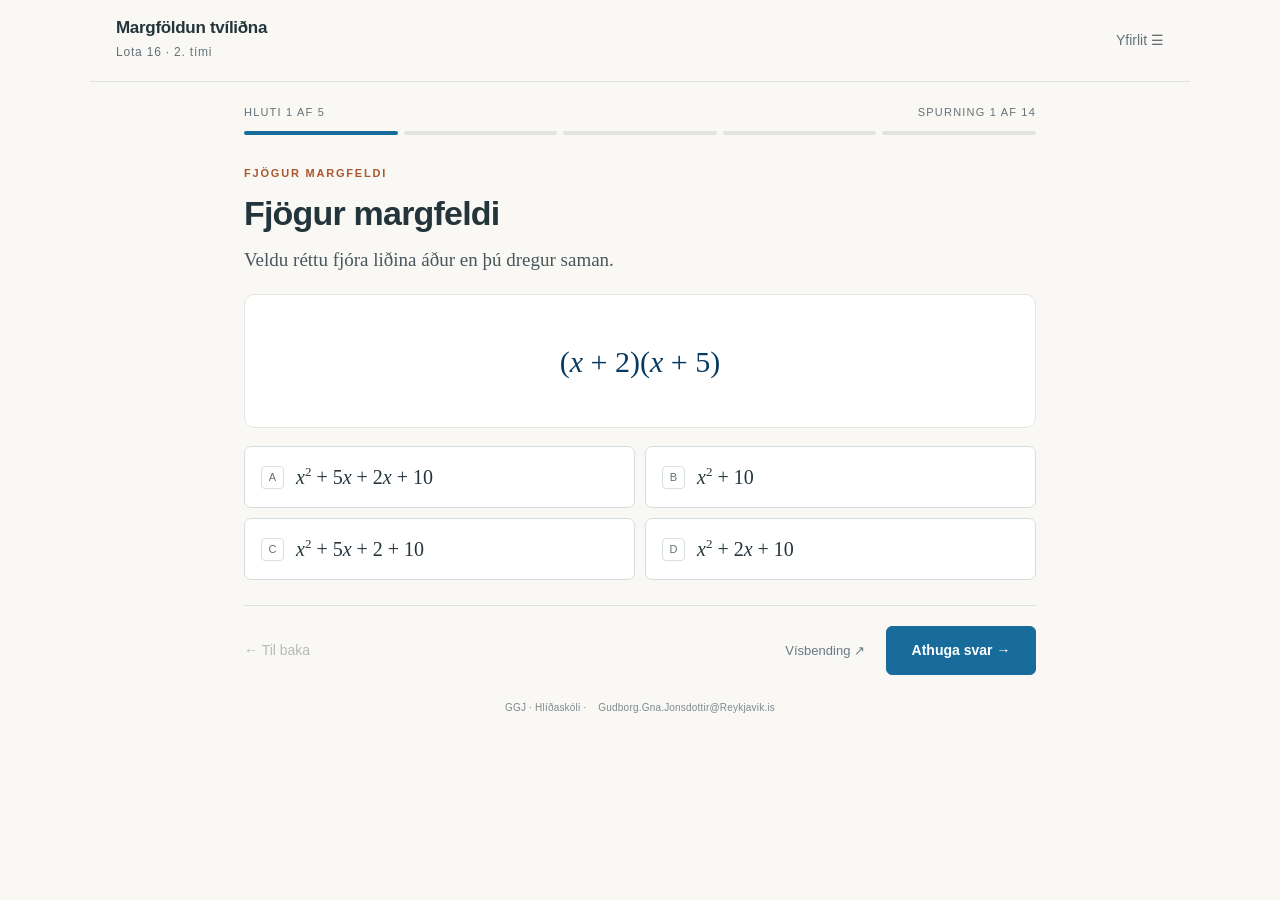
<file: aefingar/timi-2/index.html>
<!doctype html>
<html lang="is"><head><meta charset="utf-8"><meta name="viewport" content="width=device-width,initial-scale=1"><title>Lota 16 · 2. tími · Margföldun tvíliðna</title><style>html,body{margin:0;padding:0;background:#f9f8f4}body{display:flow-root}</style></head><body>
<style>
#ggj-lota16-timi2 *{box-sizing:border-box}#ggj-lota16-timi2{--paper:#f9f8f4;--ink:#24343b;--muted:#647178;--line:#dce1df;--blue:#176c9b;--blue-pale:#eaf3f8;--orange:#ac572e;--green:#286751;--green-pale:#edf5ed}#ggj-lota16-timi2{margin:0;background:var(--paper);color:var(--ink);font:16px/1.5 "Aptos","Segoe UI",sans-serif}#ggj-lota16-timi2 button,#ggj-lota16-timi2 input{font:inherit}#ggj-lota16-timi2 button{cursor:pointer}#ggj-lota16-timi2 button:disabled{cursor:default;opacity:.45}#ggj-lota16-timi2 button:focus-visible,#ggj-lota16-timi2 input:focus-visible,#ggj-lota16-timi2 [role=button]:focus-visible{outline:3px solid #ba662e;outline-offset:4px}#ggj-lota16-timi2 button{transition:background .15s,border-color .15s}#ggj-lota16-timi2 .top{height:94px;max-width:1100px;margin:auto;padding:0 36px;display:flex;align-items:center;justify-content:space-between;border-bottom:1px solid var(--line)}#ggj-lota16-timi2 .brand{display:flex;align-items:center;gap:13px}#ggj-lota16-timi2 .brand strong{display:block;font-size:17px;font-weight:650;letter-spacing:-.3px}#ggj-lota16-timi2 .brand span{font-size:12px;color:var(--muted);letter-spacing:.8px}#ggj-lota16-timi2 button.quiet{border:0;background:transparent;color:var(--muted);padding:10px 0;font-size:14px}#ggj-lota16-timi2 .quiet span{margin-left:12px}#ggj-lota16-timi2 .quiet:hover{color:var(--ink)}#ggj-lota16-timi2 main{max-width:860px;margin:0 auto;padding:25px 34px 12px}#ggj-lota16-timi2 .progress-row{display:flex;justify-content:space-between;font-size:11px;letter-spacing:1.2px;text-transform:uppercase;color:var(--muted);margin:0 0 10px}#ggj-lota16-timi2 .progress{display:flex;gap:6px}#ggj-lota16-timi2 .progress i{height:4px;flex:1;background:#e0e4e0;border-radius:3px}#ggj-lota16-timi2 .progress i.done{background:#588b73}#ggj-lota16-timi2 .progress i.current{background:var(--blue)}#ggj-lota16-timi2 #exercise{padding-top:30px}#ggj-lota16-timi2 h1{font-size:clamp(25px,3vw,34px);line-height:1.2;letter-spacing:-.8px;font-weight:650;margin:0 0 12px}#ggj-lota16-timi2 h2{font-size:23px;line-height:1.3;letter-spacing:-.4px;margin:0}#ggj-lota16-timi2 .eyebrow{font-size:11px;color:var(--orange);text-transform:uppercase;letter-spacing:1.8px;font-weight:650;margin-bottom:12px}#ggj-lota16-timi2 .intro{font:19px/1.5 Cambria,Georgia,serif;margin:0;max-width:700px;color:#48575d}#ggj-lota16-timi2 .board{margin:20px 0 18px;min-height:260px;background:#fff;border:1px solid #e4e6e1;border-radius:10px;display:flex;align-items:center;justify-content:center;position:relative;overflow:hidden}#ggj-lota16-timi2 .board svg{width:100%;max-width:520px;max-height:310px;display:block}#ggj-lota16-timi2 .board-note{position:absolute;bottom:10px;left:16px;font-size:11px;color:#7b8589}#ggj-lota16-timi2 .figure-label{font:18px Cambria,Georgia,serif;fill:#263941;paint-order:stroke;stroke:white;stroke-width:5;stroke-linejoin:round}#ggj-lota16-timi2 .vertex-label{font-size:14px;font-style:italic;fill:#5c6b71;paint-order:stroke;stroke:#fff;stroke-width:4}#ggj-lota16-timi2 .edge-hit{cursor:pointer}#ggj-lota16-timi2 .edge-hit:focus-visible{outline:none}#ggj-lota16-timi2 .edge-hit:focus-visible .edge{stroke:var(--orange);stroke-width:6}#ggj-lota16-timi2 .edge{stroke:#425963;stroke-width:2.5;fill:none;stroke-linecap:round;transition:stroke .2s}#ggj-lota16-timi2 .edge.selected{stroke:var(--blue);stroke-width:5}#ggj-lota16-timi2 .edge-hit:hover .edge{stroke:var(--blue)}#ggj-lota16-timi2 .point-button{cursor:pointer}#ggj-lota16-timi2 .point-button circle{fill:#fff;stroke:#526d78;stroke-width:2}#ggj-lota16-timi2 .point-button.selected circle{fill:var(--blue);stroke:var(--blue)}#ggj-lota16-timi2 .choices{display:grid;grid-template-columns:repeat(2,minmax(0,1fr));gap:10px}#ggj-lota16-timi2 .choice{padding:14px 16px;border:1px solid #d6dddf;border-radius:7px;background:#fff;text-align:left;display:flex;align-items:center;gap:12px;color:var(--ink);min-height:57px}#ggj-lota16-timi2 .choice:hover{border-color:#91acba;background:#f4f8fa}#ggj-lota16-timi2 .choice.selected{border-color:var(--blue);background:var(--blue-pale);box-shadow:inset 0 0 0 1px var(--blue)}#ggj-lota16-timi2 .choice.correct{border-color:var(--green);background:var(--green-pale)}#ggj-lota16-timi2 .choice .letter{border:1px solid #d8dfe0;border-radius:4px;width:23px;height:23px;display:inline-flex;align-items:center;justify-content:center;font:11px "Segoe UI",sans-serif;color:var(--muted);flex-shrink:0}#ggj-lota16-timi2 .choice .math{font:21px Cambria,Georgia,serif}#ggj-lota16-timi2 .choice .math sup{font-size:13px}#ggj-lota16-timi2 .input-row{display:flex;align-items:center;gap:12px;justify-content:center;padding:7px}#ggj-lota16-timi2 .input-row label{font:26px Cambria,Georgia,serif}#ggj-lota16-timi2 .input-row input{width:154px;padding:13px;text-align:center;border:1.5px solid #abb9bf;border-radius:7px;background:#fff;font:26px Cambria,Georgia,serif;color:var(--ink)}#ggj-lota16-timi2 .input-row input:focus{border-color:var(--blue)}#ggj-lota16-timi2 .input-row .unit{font:22px Cambria,Georgia,serif}#ggj-lota16-timi2 .input-help{text-align:center;font-size:12px;color:var(--muted);margin:8px 0 0}#ggj-lota16-timi2 .feedback,#ggj-lota16-timi2 .hint-box{padding:14px 18px;border-radius:6px;font-size:15px;line-height:1.55;margin-top:16px}#ggj-lota16-timi2 .feedback{background:#fcf0e5;border-left:3px solid #c47b43}#ggj-lota16-timi2 .feedback.success{background:#eef5ed;border-left-color:var(--green)}#ggj-lota16-timi2 .feedback strong{display:block;margin-bottom:3px;color:var(--ink)}#ggj-lota16-timi2 .hint-box{background:#edf3f6;border-left:3px solid #98b5c5}#ggj-lota16-timi2 .hint-box strong{font-size:12px;letter-spacing:.4px;text-transform:uppercase;display:block;margin-bottom:4px}#ggj-lota16-timi2 .bottom{display:flex;justify-content:space-between;align-items:center;margin-top:25px;padding-top:20px;border-top:1px solid var(--line);gap:10px}#ggj-lota16-timi2 .actions{display:flex;gap:13px;align-items:center}#ggj-lota16-timi2 .primary{background:#264d60;color:#fff;border:1px solid #264d60;border-radius:6px;padding:13px 22px;font-size:14px;font-weight:600;min-width:150px}#ggj-lota16-timi2 .primary:hover{background:#173d50}#ggj-lota16-timi2 .primary span{margin-left:16px}#ggj-lota16-timi2 .hint-button{border:0;background:transparent;color:#687a83;font-size:13px;padding:12px 8px}#ggj-lota16-timi2 .hint-button:hover{color:var(--blue)}#ggj-lota16-timi2 .hint-button span{margin-left:5px}#ggj-lota16-timi2 .footnote{text-align:center;font-size:10px;color:#7d898e;margin:25px 0 8px;letter-spacing:.2px}#ggj-lota16-timi2 .footnote span{margin-left:9px}#ggj-lota16-timi2 dialog{border:1px solid #dce1df;border-radius:12px;max-width:530px;width:calc(100% - 32px);padding:26px;background:var(--paper);color:var(--ink);box-shadow:0 15px 65px #23374125}#ggj-lota16-timi2 dialog::backdrop{background:#20343f55}#ggj-lota16-timi2 .dialog-head{display:flex;justify-content:space-between;align-items:center}#ggj-lota16-timi2 .icon-button{border:0;background:transparent;font-size:27px;color:var(--muted)}#ggj-lota16-timi2 .muted{color:var(--muted);font-size:14px}#ggj-lota16-timi2 .outline-item{width:100%;border:0;border-top:1px solid var(--line);background:transparent;padding:12px 5px;display:flex;gap:14px;text-align:left;align-items:center;color:var(--ink)}#ggj-lota16-timi2 .outline-item:hover{background:#e9f0f0}#ggj-lota16-timi2 .outline-item span{width:23px;color:var(--blue)}#ggj-lota16-timi2 .outline-item small{margin-left:auto;font-size:11px;color:var(--green)}#ggj-lota16-timi2 .storage-note{font-size:11px;color:var(--muted);margin:20px 0 0}#ggj-lota16-timi2 .triple{display:flex;justify-content:center;gap:20px;flex-wrap:wrap;padding:40px}#ggj-lota16-timi2 .triple span{display:block;text-align:center;font:39px Cambria,Georgia,serif;border-bottom:2px solid #d9e6eb;padding:20px 20px 13px}#ggj-lota16-timi2 .triple small{display:block;font:12px "Segoe UI",sans-serif;color:var(--muted);margin:9px 0 0}#ggj-lota16-timi2 .mini-equation{font:25px Cambria,Georgia,serif;text-align:center;padding:0 20px 30px;color:var(--blue)}#ggj-lota16-timi2 .number-board{display:block;width:100%}#ggj-lota16-timi2 .rotate-badge{position:absolute;top:15px;right:15px;font-size:11px;color:var(--blue);background:var(--blue-pale);padding:5px 9px;border-radius:4px}#ggj-lota16-timi2 .summary{text-align:center;padding:28px 0}#ggj-lota16-timi2 .summary .seal{display:inline-flex;align-items:center;justify-content:center;border:1px solid #97b8a6;color:var(--green);border-radius:50%;width:65px;height:65px;font-size:31px;margin-bottom:24px}#ggj-lota16-timi2 .summary .intro{margin:auto}#ggj-lota16-timi2 .summary-list{max-width:440px;margin:25px auto;text-align:left;list-style:none;padding:0}#ggj-lota16-timi2 .summary-list li{padding:9px 0;border-bottom:1px solid var(--line);font-size:15px}#ggj-lota16-timi2 .summary-list li:before{content:'✓';color:var(--green);margin-right:14px}#ggj-lota16-timi2 .summary .primary{margin:15px}#ggj-lota16-timi2 .callout{font-size:13px;color:var(--muted);text-align:center;margin:12px 0}#ggj-lota16-timi2 .sr-only{position:absolute;width:1px;height:1px;padding:0;margin:-1px;overflow:hidden;clip:rect(0,0,0,0);white-space:nowrap;border:0}@media(max-width:600px){#ggj-lota16-timi2 .top{height:78px;padding:0 18px}#ggj-lota16-timi2 .brand strong{font-size:15px}#ggj-lota16-timi2 .brand svg{width:27px}#ggj-lota16-timi2 main{padding:20px 18px 10px}#ggj-lota16-timi2 #exercise{padding-top:23px}#ggj-lota16-timi2 .intro{font-size:18px}#ggj-lota16-timi2 .board{margin-top:18px;min-height:225px}#ggj-lota16-timi2 .board svg{max-height:265px}#ggj-lota16-timi2 .choices{gap:8px}#ggj-lota16-timi2 .choice{padding:12px 10px;font-size:14px;gap:8px}#ggj-lota16-timi2 .choice .math{font-size:19px}#ggj-lota16-timi2 .bottom{margin-top:20px}#ggj-lota16-timi2 .actions{gap:5px}#ggj-lota16-timi2 .primary{padding:12px 14px;min-width:125px}#ggj-lota16-timi2 .primary span{margin-left:6px}#ggj-lota16-timi2 .hint-button{font-size:12px;padding:9px 4px}#ggj-lota16-timi2 .triple{gap:5px;padding:25px 10px}#ggj-lota16-timi2 .triple span{font-size:30px;padding:14px}#ggj-lota16-timi2 .footnote span{display:block;margin:2px 0 0}}@media(prefers-reduced-motion:reduce){#ggj-lota16-timi2 *{transition:none!important;animation:none!important}}
#ggj-lota16-timi2{background:#f9f8f4;color:#24343b;font:16px/1.5 Aptos,"Segoe UI",sans-serif;min-width:0;overflow-wrap:break-word}
#ggj-lota16-timi2 .top{height:auto;min-height:82px;padding:16px 26px;gap:14px}
#ggj-lota16-timi2 .brand strong{line-height:1.2}
#ggj-lota16-timi2 main{padding-top:22px}
#ggj-lota16-timi2 .board.algebra-board{min-height:134px;padding:20px 22px}
#ggj-lota16-timi2 .board.figure-board{min-height:190px}
#ggj-lota16-timi2 .equation{font:clamp(22px,4.6vw,30px)/1.65 Cambria,Georgia,serif;color:#073b63;max-width:100%;text-align:center}
#ggj-lota16-timi2 .word-board{font:21px/1.65 Cambria,Georgia,serif;max-width:640px;width:100%}
#ggj-lota16-timi2 .math{font-family:Cambria,Georgia,serif}
#ggj-lota16-timi2 .math i,#ggj-lota16-timi2 .equation i,#ggj-lota16-timi2 .math-steps i{font-style:italic}
#ggj-lota16-timi2 .choice{min-height:62px}
#ggj-lota16-timi2 .choice .math{font-size:20px;line-height:1.5}
#ggj-lota16-timi2 .math-steps{font:20px/1.8 Cambria,Georgia,serif;color:#073b63;margin:8px 0}
#ggj-lota16-timi2 .math-steps>div{min-height:1.8em}
#ggj-lota16-timi2 .fraction{display:inline-flex;flex-direction:column;vertical-align:middle;text-align:center;line-height:1.4;margin:0 .18em}
#ggj-lota16-timi2 .fraction>span{display:block;padding:0 .24em}
#ggj-lota16-timi2 .fraction>span:first-child{border-bottom:1.4px solid currentColor}
#ggj-lota16-timi2 .answer-field>label{display:block;text-align:center;font:19px Cambria,Georgia,serif;margin-bottom:5px}
#ggj-lota16-timi2 .input-row input{max-width:100%;width:180px}
#ggj-lota16-timi2 .hint-box p,#ggj-lota16-timi2 .feedback p{margin:8px 0 0}
#ggj-lota16-timi2 .summary-list li{display:flex;justify-content:space-between;gap:8px}
#ggj-lota16-timi2 .summary-list li:before{content:none}
#ggj-lota16-timi2 .summary-list li.finished span{color:#286751}
#ggj-lota16-timi2 .summary-list li.unfinished span{color:#647178}
#ggj-lota16-timi2 .primary{background:#176c9b;border-color:#176c9b}
#ggj-lota16-timi2 .primary:hover{background:#11567e}
#ggj-lota16-timi2 .svg-note{font:13px Aptos,"Segoe UI",sans-serif;fill:#647178}
#ggj-lota16-timi2 .figure-label{font-size:22px}
#ggj-lota16-timi2 dialog{max-height:85vh;overflow:auto}
#ggj-lota16-timi2 [hidden]{display:none!important}
@media(max-width:540px){
#ggj-lota16-timi2 .choices{grid-template-columns:1fr}
#ggj-lota16-timi2 .top{padding:15px 18px}
#ggj-lota16-timi2 .board.algebra-board{min-height:110px;padding:15px}
#ggj-lota16-timi2 .word-board{font-size:19px}
#ggj-lota16-timi2 .bottom{flex-wrap:wrap}
#ggj-lota16-timi2 .actions{flex:1;justify-content:flex-end;flex-wrap:wrap}
#ggj-lota16-timi2 .math-steps{font-size:18px}
#ggj-lota16-timi2 .progress-row{font-size:10px;letter-spacing:.6px}
#ggj-lota16-timi2 .outline-item{gap:8px;font-size:14px}
#ggj-lota16-timi2 .outline-item small{white-space:nowrap}
}

#ggj-lota16-timi2 .choice .math{min-width:0;overflow-wrap:anywhere}#ggj-lota16-timi2 .footnote{overflow-wrap:anywhere}@media print{#ggj-lota16-timi2 .footnote{color:#777;font-size:9pt}}
</style>

<div id="ggj-lota16-timi2" lang="is">
<header class="top"><div class="brand"><div><strong>Margföldun tvíliðna</strong><span>Lota 16 · 2. tími</span></div></div><button type="button" class="quiet" id="outline">Yfirlit ☰</button></header>
<main>
<div class="progress-row"><span id="stepcount"></span><span id="subcount"></span></div>
<div id="progress" class="progress" role="progressbar" aria-label="Framvinda" aria-valuemin="0"></div>
<section id="exercise" aria-labelledby="heading"><h1 id="heading">Margföldun tvíliðna</h1><p class="intro">Æfingin hleðst hér. Ef hún birtist ekki skaltu opna síðuna aftur.</p></section>
<div id="feedback" aria-live="polite" aria-atomic="true"></div><div id="hints" aria-live="polite" aria-atomic="true"></div>
<div class="bottom"><button type="button" id="back" class="quiet">← Til baka</button><div class="actions"><button type="button" id="hint" class="hint-button">Vísbending ↗</button><button type="button" id="check" class="primary">Athuga svar →</button></div></div>
<p class="footnote">GGJ · Hlíðaskóli · <span>Gudborg.Gna.Jonsdottir@Reykjavik.is</span></p>
<noscript><p>Kveikt þarf að vera á JavaScript til að svara æfingunni.</p></noscript>
</main>
<dialog id="outlineDialog" aria-labelledby="outlineTitle"><div class="dialog-head"><h2 id="outlineTitle">Æfingin þín</h2><button type="button" id="closeDialog" class="icon-button" aria-label="Loka yfirliti">×</button></div><p class="muted">Veldu hluta til að halda áfram eða skoða aftur.</p><div id="outlineItems"></div><p id="storageNote" class="storage-note"></p></dialog>
</div>
<script>
(function(){'use strict';

const VERSION=1,KEY='ggj-lota16-timi02-aefing-v1';
const GROUPS=['Fjögur margfeldi','Fjórir bókstafir','Röð og formerki','Líkir liðir','Tugabrot og núll'];
const fmt=n=>String(Math.round(n*1e10)/1e10).replace('.',',').replace(/-/g,'−');
const v=s=>'<i>'+s+'</i>';
const pow=s=>v(s)+'<sup>2</sup>';
function poly(terms){let out='';for(const [n,s] of terms){if(!n)continue;let a=Math.abs(n),body=(a===1&&s?'':fmt(a))+s;out+=(out?(n<0?' − ':' + '):(n<0?'−':''))+body;}return out||'0';}
const PX=(a,b,c=0)=>poly([[a,pow('x')],[b,v('x')],[c,'']]);
const LX=(a,b)=>poly([[a,v('x')],[b,'']]);
const frac=(a,b)=>'<span class="fraction"><span>'+a+'</span><span>'+b+'</span></span>';
const eqs=(start,...lines)=>'<div class="math-steps"><div>'+start+'</div>'+lines.map(s=>'<div>= '+s+'</div>').join('')+'</div>';
function build(seed=0){
 const p=seed%2===0?
 {pos:[2,5],mix:[4,9],neg:[3,8],rev:[5,9],revY:[4,7],scaled:[2,5,4],xy:[6,2],coeff:[2,5,4,7],two:[3,2,4],cancel:[2,7],dec:[4,3,2,1.5],dec2:[2,0.2,3,1.5]}:
 {pos:[3,7],mix:[2,8],neg:[5,7],rev:[6,10],revY:[5,8],scaled:[3,2,5],xy:[4,3],coeff:[3,4,2,9],two:[4,3,2],cancel:[3,5],dec:[3,4,2,2.5],dec2:[3,0.4,2,1.5]};
 const qs=[];
 const mc=(group,title,intro,board,options,hints,explain,wrong)=>{
  const offset=(qs.length+seed)%options.length;
  const rotated=options.map((html,i)=>({html,correct:i===0}));
  for(let k=0;k<offset;k++)rotated.push(rotated.shift());
  qs.push({group,title,intro,board,type:'choice',options:rotated.map(o=>o.html),correct:rotated.findIndex(o=>o.correct),hints,explain,wrong});
 };
 const num=(group,title,intro,board,answer,label,hints,explain)=>
  qs.push({group,title,intro,board,type:'number',answer,label,unit:'',hints,explain});
 const P=(a,b,c,letter='x')=>poly([[a,pow(letter)],[b,v(letter)],[c,'']]);
 const L=(a,b,letter='x')=>poly([[a,v(letter)],[b,'']]);
 const bracket=s=>'('+s+')';
 const product=(a,b,c,d,letter='x')=>bracket(L(a,b,letter))+bracket(L(c,d,letter));
 const four=(a,b,c,d,letter='x')=>poly([[a*c,pow(letter)],[a*d,v(letter)],[b*c,v(letter)],[b*d,'']]);
 const general=(s,t)=>poly([[1,v('x')+v('a')],[t,v('x')+v('b')],[s,v('y')+v('a')],[s*t,v('y')+v('b')]]);
 const two=(a,b,c)=>poly([[a,pow('a')],[b,v('a')+v('b')],[c,pow('b')]]);
 let a,b,c,d,board,answer;
 [a,b]=p.pos;board=product(1,a,1,b);
 mc(0,'Fjögur margfeldi','Veldu réttu fjóra liðina áður en þú dregur saman.',board,
  [four(1,a,1,b),P(1,0,a*b),poly([[1,pow('x')],[b,v('x')],[a,''],[a*b,'']]),poly([[1,pow('x')],[a,v('x')],[a*b,'']])],
  ['Margfaldaðu hvorn lið í fyrri sviganum með báðum liðum í þeim síðari.',
   v('x')+' margfaldast með '+v('x')+' og '+fmt(b)+'. Talan '+fmt(a)+' margfaldast líka með báðum liðunum.'],
  eqs(board,four(1,a,1,b),P(1,a+b,a*b)),
  'Það þarf fjórar margfaldanir. Athugaðu hvort báðir liðir í fyrri sviganum hafi margfaldast með báðum liðunum í þeim síðari.');
 [a,b]=p.mix;board=product(1,a,1,-b);answer=a-b;
 num(0,'Stuðullinn við x','Margfaldaðu stæðurnar í svigunum. Hvaða tala er stuðullinn k?',
  board+' = '+pow('x')+' + '+v('k')+v('x')+' − '+fmt(a*b),answer,'k =',
  ['Stuðull x er talan sem x margfaldast með. Hér má k vera neikvæð tala.',
   'Liðirnir með '+v('x')+' eru '+fmt(-b)+v('x')+' og '+fmt(a)+v('x')+'. Dragðu þá saman.'],
  eqs(board,four(1,a,1,-b),P(1,a-b,-a*b))+'<p>Stuðullinn er '+v('k')+' = '+fmt(answer)+'.</p>');
 [a,b]=p.neg;board=product(1,-a,1,-b);
 mc(0,'Tveir mínusar','Margfaldaðu og einfaldaðu.',board,
  [P(1,-a-b,a*b),P(1,-a-b,-a*b),P(1,a+b,a*b),P(1,a-b,a*b)],
  ['Neikvæð tala sinnum neikvæð tala verður jákvæð.',
   'Bókstafsliðirnir eru '+fmt(-b)+v('x')+' og '+fmt(-a)+v('x')+'. Fastaliðurinn er ('+fmt(-a)+') · ('+fmt(-b)+').'],
  eqs(board,four(1,-a,1,-b),P(1,-a-b,a*b)),
  'Athugaðu bæði formerki fastaliðarins og summu liðanna með x.');

 const sign=seed%2===0?1:-1;
 board=bracket(poly([[1,v('x')],[1,v('y')]]))+bracket(poly([[1,v('a')],[sign,v('b')]]));
 mc(1,'Fjórir bókstafir','Margfaldaðu stæðurnar í svigunum. Hér verða fjórir ólíkir liðir.',board,
  [general(1,sign),poly([[1,v('x')+v('a')],[sign,v('y')+v('b')]]),poly([[1,v('x')+v('a')],[-sign,v('x')+v('b')],[1,v('y')+v('a')],[sign,v('y')+v('b')]]),poly([[1,v('x')+v('a')],[sign,v('x')+v('b')],[-1,v('y')+v('a')],[-sign,v('y')+v('b')]])],
  ['Hver liður í fyrri sviganum margfaldast með hvorum lið í þeim síðari.',
   'Byrjaðu á '+v('x')+' · '+v('a')+' og '+v('x')+' · ('+poly([[sign,v('b')]])+'). Gerðu svo það sama með '+v('y')+'.'],
  eqs(board,general(1,sign))+'<p>Liðirnir hafa ólíka bókstafahluta og dragast því ekki saman.</p>',
  'Haltu öllum fjórum margfeldunum. Liðir með ólíka bókstafahluta eru ekki líkir liðir.');
 board=bracket(poly([[1,v('x')],[-1,v('y')]]))+bracket(poly([[1,v('a')],[-sign,v('b')]]));
 mc(1,'Formerki fylgja liðunum','Margfaldaðu og gættu sérstaklega að liðnum −y.',board,
  [general(-1,-sign),general(1,-sign),general(-1,sign),poly([[1,v('x')+v('a')],[-sign,v('x')+v('b')],[-1,v('y')+v('a')],[-sign,v('y')+v('b')]])],
  ['Margfaldaðu −y með báðum liðum í síðari sviganum.',
   'Síðasta margfeldið er (−'+v('y')+') · ('+poly([[-sign,v('b')]])+'). Athugaðu formerkin.'],
  eqs(board,general(-1,-sign)),
  'Liðurinn −y ber mínusmerkið með sér í báðar margfaldanir.');

 [a,b]=p.rev;board=bracket(L(1,a,'a'))+bracket(poly([[b,''],[-1,v('a')]]));answer=b-a;
 num(2,'Bókstafurinn kemur á eftir','Hvaða stuðull k fæst þegar þú dregur saman líka liði?',
  board+' = −'+pow('a')+' + '+v('k')+v('a')+' + '+fmt(a*b),answer,'k =',
  ['Dreifðu eins þótt talan komi á undan bókstafnum í síðari sviganum.',
   'Liðirnir með '+v('a')+' eru '+fmt(b)+v('a')+' og '+fmt(-a)+v('a')+'.'],
  eqs(board,poly([[b,v('a')],[-1,pow('a')],[a*b,''],[-a,v('a')]]),P(-1,b-a,a*b,'a'))+'<p>'+v('k')+' = '+fmt(answer)+'.</p>');
 [a,b]=p.revY;board=bracket(poly([[a,''],[-1,v('y')]]))+bracket(L(1,b,'y'));
 mc(2,'Mínus fyrir framan y','Margfaldaðu og einfaldaðu.',board,
  [P(-1,a-b,a*b,'y'),P(1,a-b,a*b,'y'),P(-1,a+b,a*b,'y'),P(-1,b-a,-a*b,'y')],
  ['Hugsaðu um −y sem einn lið. Hann margfaldast með y og tölunni.',
   '(−'+v('y')+') · '+v('y')+' = −'+pow('y')+'. Liðirnir með '+v('y')+' verða '+fmt(a)+v('y')+' og '+fmt(-b)+v('y')+'.'],
  eqs(board,poly([[a,v('y')],[a*b,''],[-1,pow('y')],[-b,v('y')]]),P(-1,a-b,a*b,'y')),
  'Athugaðu sérstaklega (−y) · y. Veldisvísirinn verður 2 og mínusmerkið helst.');
 [a,b,c]=p.scaled;board=product(a,-b,1,-c);
 mc(2,'Stuðull fyrir framan x','Margfaldaðu og einfaldaðu.',board,
  [P(a,-a*c-b,b*c),P(a,-c-b,b*c),P(a,-a*c-b,-b*c),P(a,a*c-b,b*c)],
  ['Stuðullinn fyrir framan x margfaldast líka með tölunni í síðari sviganum.',
   fmt(a)+v('x')+' · ('+fmt(-c)+') = '+fmt(-a*c)+v('x')+'. Bættu síðan við '+fmt(-b)+v('x')+'.'],
  eqs(board,four(a,-b,1,-c),P(a,-a*c-b,b*c)),
  'Reiknaðu öll fjögur margfeldin áður en þú dregur saman líka liði.');

 [a,b]=p.xy;board=bracket(L(1,a,'x'))+bracket(L(1,-b,'y'));
 const xy=(s,t,u,w)=>poly([[s,v('x')+v('y')],[t,v('x')],[u,v('y')],[w,'']]);
 mc(3,'x-liðir og y-liðir eru ekki líkir','Margfaldaðu og einfaldaðu eins og hægt er.',board,
  [xy(1,-b,a,-a*b),xy(1,a-b,0,-a*b),xy(1,-b,a,a*b),xy(1,b,a,-a*b)],
  ['Margfeldið x · y verður xy. Liður með x og liður með y dragast ekki saman.',
   'Margfaldaðu '+v('x')+' með '+v('y')+' og '+fmt(-b)+'. Margfaldaðu svo '+fmt(a)+' með sömu liðum.'],
  eqs(board,xy(1,-b,a,-a*b))+'<p>Hér eru engir líkir liðir til að draga saman.</p>',
  'Athugaðu formerkin. Þú mátt ekki sameina x-lið og y-lið.');
 [a,b,c,d]=p.coeff;board=product(a,-b,c,-d,'a');answer=-a*d-b*c;
 num(3,'Leggðu saman miðliðina','Margfaldaðu stæðurnar í svigunum og finndu stuðulinn k.',
  board+' = '+fmt(a*c)+pow('a')+' + '+v('k')+v('a')+' + '+fmt(b*d),answer,'k =',
  ['Báðir miðliðirnir innihalda a. Reiknaðu hvorn stuðul og leggðu þá saman.',
   fmt(a)+v('a')+' · ('+fmt(-d)+') = '+fmt(-a*d)+v('a')+' og ('+fmt(-b)+') · '+fmt(c)+v('a')+' = '+fmt(-b*c)+v('a')+'.'],
  eqs(board,four(a,-b,c,-d,'a'),P(a*c,answer,b*d,'a'))+'<p>'+v('k')+' = '+fmt(answer)+'.</p>');
 [a,b,c]=p.two;
 board=bracket(poly([[a,v('a')],[1,v('b')]]))+bracket(poly([[b,v('a')],[-c,v('b')]]));
 answer=-a*c+b;
 mc(3,'Líkir liðir með ab','Margfaldaðu og dragðu saman liðina með ab.',board,
  [two(a*b,answer,-c),two(a*b,answer,c),two(a*b,-a*c-b,-c),two(a*b,a*c+b,-c)],
  ['a · b og b · a gefa sama bókstafahlutann ab.',
   'Miðliðirnir verða '+fmt(-a*c)+v('a')+v('b')+' og '+fmt(b)+v('a')+v('b')+'. Síðasti liðurinn verður '+fmt(-c)+pow('b')+'.'],
  eqs(board,poly([[a*b,pow('a')],[-a*c,v('a')+v('b')],[b,v('a')+v('b')],[-c,pow('b')]]),two(a*b,answer,-c)),
  'Leggðu saman stuðla ab-liðanna. Liðir með a² og liðir með b² eru ekki líkir ab-liðunum.');

 [a,b]=p.cancel;board=bracket(L(a,b,'a'))+bracket(poly([[b,''],[-a,v('a')]]));
 mc(4,'Miðliðirnir eyðast','Margfaldaðu alla liðina og einfaldaðu.',board,
  [P(-a*a,0,b*b,'a'),P(a*a,0,b*b,'a'),P(-a*a,2*a*b,b*b,'a'),P(-a*a,0,-b*b,'a')],
  ['Reiknaðu báða miðliðina og berðu þá saman.',
   'Miðliðirnir eru '+fmt(a*b)+v('a')+' og '+fmt(-a*b)+v('a')+'. Summa þeirra er núll.'],
  eqs(board,poly([[a*b,v('a')],[-a*a,pow('a')],[b*b,''],[-a*b,v('a')]]),P(-a*a,0,b*b,'a')),
  'Athugaðu hvort miðliðirnir eyðast. Margfeldi jákvæðs og neikvæðs liðar er neikvætt.');
 [a,b,c,d]=p.dec;board=product(a,-b,c,d);answer=a*d-b*c;
 num(4,'Stuðull með tugabroti','Margfaldaðu stæðurnar í svigunum og finndu stuðulinn k.',
  board+' = '+fmt(a*c)+pow('x')+' + '+v('k')+v('x')+' − '+fmt(b*d),answer,'k =',
  ['Notaðu sömu dreifireglu þótt ein talan sé tugabrot.',
   'Miðliðirnir eru '+fmt(a*d)+v('x')+' og '+fmt(-b*c)+v('x')+'. Stuðullinn getur verið núll eða neikvæður.'],
  eqs(board,four(a,-b,c,d),P(a*c,answer,-b*d))+'<p>'+v('k')+' = '+fmt(answer)+'.'+(answer===0?' Þá hverfur x-liðurinn.':'')+'</p>');
 [a,b,c,d]=p.dec2;board=product(a,b,c,d,'b');answer=a*d+b*c;
 mc(4,'Tugabrot í báðum svigum','Margfaldaðu og einfaldaðu.',board,
  [P(a*c,answer,b*d,'b'),P(a*c,a*d,b*d,'b'),P(a*c,answer,b+d,'b'),P(a*c,a*d-b*c,b*d,'b')],
  ['Reiknaðu öll fjögur margfeldin. Margfaldaðu líka tugabrotið í fyrri sviganum með báðum liðum í þeim síðari.',
   'Miðliðirnir eru '+fmt(a*d)+v('b')+' og '+fmt(b*c)+v('b')+'. Fastaliðurinn er '+fmt(b)+' · '+fmt(d)+'.'],
  eqs(board,four(a,b,c,d,'b'),P(a*c,answer,b*d,'b')),
  'Athugaðu báða miðliðina og margfaldaðu fastatölurnar saman.');
 return {questions:qs,parameters:p};
}
function parseNumber(value){
 const clean=String(value).trim().replace(/[−–]/g,'-').replace(/\s+/g,'').replace(/,/g,'.');
 const pattern=/^[+-]?(?:\d+(?:\.\d*)?|\.\d+)$/;
 if(!clean)return null;
 const bits=clean.split('/');
 if(bits.length>2||!bits.every(b=>pattern.test(b)))return null;
 const nums=bits.map(Number);
 if(nums.some(n=>!Number.isFinite(n))||(bits.length===2&&nums[1]===0))return null;
 return bits.length===2?nums[0]/nums[1]:nums[0];
}
function isCorrect(q,record){
 if(q.type==='choice')return record.choice===q.correct;
 const n=parseNumber(record.answer);return n!==null&&Math.abs(n-q.answer)<1e-9;
}
const cleanRecord=()=>({choice:null,answer:'',done:false,hints:0,attempts:0});
const cleanState=(seed=0)=>({version:VERSION,seed:seed%2,cursor:0,records:build(seed).questions.map(cleanRecord)});
function validState(s){
 const integer=(x,a,b)=>Number.isSafeInteger(x)&&x>=a&&x<=b;
 if(!s||s.version!==VERSION||!integer(s.seed,0,1))return false;
 const qs=build(s.seed).questions;
 if(!integer(s.cursor,0,qs.length)||!Array.isArray(s.records)||s.records.length!==qs.length)return false;
 return s.records.every((r,i)=>r&&typeof r==='object'&&(r.choice===null||integer(r.choice,0,(qs[i].options?.length??0)-1))&&typeof r.answer==='string'&&r.answer.length<=80&&typeof r.done==='boolean'&&integer(r.hints,0,qs[i].hints.length)&&integer(r.attempts,0,1000000)&&(!r.done||isCorrect(qs[i],r)));
}

const root=document.getElementById('ggj-lota16-timi2');
const $=id=>root.querySelector('#'+id);
const escape=s=>String(s).replace(/[&<>"']/g,c=>({'&':'&amp;','<':'&lt;','>':'&gt;','"':'&quot;',"'":'&#39;'}[c]));
let storageWorks=true,state,notice='';
let stored=null;
try{stored=localStorage.getItem(KEY);}catch{storageWorks=false;}
try{state=JSON.parse(stored);if(!validState(state))state=cleanState();}
catch{state=cleanState();}
let questions=build(state.seed).questions;
function save(){try{localStorage.setItem(KEY,JSON.stringify(state));}catch{storageWorks=false;}}
const storageText=()=>storageWorks?'Framvindan geymist í þessum vafra. Svör eru ekki send til kennara.':'Vafrinn leyfir ekki vistun. Framvindan helst meðan æfingin er opin.';
function groupIndices(g){return questions.map((q,i)=>q.group===g?i:-1).filter(i=>i>=0);}
function progress(){
 const total=state.records.filter(r=>r.done).length;
 const current=questions[state.cursor]?.group;
 $('progress').innerHTML=GROUPS.map((_,g)=>{const ids=groupIndices(g),done=ids.every(i=>state.records[i].done);return '<i class="'+(done?'done ':'')+(current===g?'current':'')+'"></i>';}).join('');
 $('progress').setAttribute('aria-valuenow',String(total));
 $('progress').setAttribute('aria-valuemax',String(questions.length));
 $('progress').setAttribute('aria-valuetext',total+' af '+questions.length+' spurningum lokið');
}
function feedback(q,r){
 $('feedback').innerHTML=r.done?'<div class="feedback success"><strong>Rétt hjá þér</strong>'+q.explain+'</div>':notice?'<div class="feedback"><strong>Skoðum þetta aðeins</strong>'+notice+'</div>':'';
 $('hints').innerHTML=r.hints?'<div class="hint-box"><strong>Vísbending'+(r.hints>1?'ar':'')+'</strong>'+q.hints.slice(0,r.hints).map(h=>'<p>'+h+'</p>').join('')+'</div>':'';
}
function render(focus=false){
 save();progress();
 if(state.cursor===questions.length){summary(focus);return;}
 const q=questions[state.cursor],r=state.records[state.cursor];
 $('stepcount').textContent='Hluti '+(q.group+1)+' af '+GROUPS.length;
 $('subcount').textContent='Spurning '+(state.cursor+1)+' af '+questions.length;
 const isFigure=q.board.startsWith('<svg'),isWords=q.board.startsWith('<div');
 let inputs='';
 if(q.type==='choice'){
 inputs='<div class="choices" role="group" aria-label="Svarmöguleikar">'+q.options.map((o,i)=>'<button type="button" class="choice '+(r.choice===i?'selected ':'')+(r.done&&r.choice===i?'correct':'')+'" data-choice="'+i+'" aria-pressed="'+(r.choice===i)+'" '+(r.done?'disabled':'')+'><span class="letter" aria-hidden="true">'+String.fromCharCode(65+i)+'</span><span class="math">'+o+'</span></button>').join('')+'</div>';
 }else{
 inputs='<div class="answer-field"><label for="answer">'+escape(q.label)+(q.unit?' ('+escape(q.unit)+')':'')+'</label><div class="input-row"><input id="answer" type="text" inputmode="text" maxlength="80" autocomplete="off" aria-describedby="input-help" value="'+escape(r.answer)+'" '+(r.done?'disabled':'')+'><span class="unit">'+escape(q.unit)+'</span></div><p id="input-help" class="input-help">Skrifaðu tölu eða almennt brot, til dæmis −1,5 eða −3/2. Þú mátt nota kommu eða punkt í tugabroti.</p></div>';
 }
 $('exercise').innerHTML='<div class="eyebrow">'+GROUPS[q.group]+'</div><h1 id="heading" tabindex="-1">'+q.title+'</h1><p class="intro">'+q.intro+'</p><div class="board '+(isFigure?'figure-board':'algebra-board')+'">'+(isFigure||isWords?q.board:'<div class="equation">'+q.board+'</div>')+'</div>'+inputs;
 $('back').disabled=state.cursor===0;
 $('hint').hidden=false;$('hint').disabled=r.done||r.hints>=q.hints.length;
 $('check').hidden=false;$('check').textContent=r.done?(state.cursor===questions.length-1?'Skoða yfirlit →':'Áfram →'):'Athuga svar →';
 feedback(q,r);
 root.querySelectorAll('[data-choice]').forEach(b=>b.onclick=()=>{
  if(r.done)return;
  r.choice=Number(b.dataset.choice);notice='';render();
  root.querySelector('[data-choice="'+r.choice+'"]')?.focus({preventScroll:true});
 });
 if($('answer')){
  $('answer').oninput=e=>{r.answer=e.target.value;notice='';$('feedback').innerHTML='';save();};
  $('answer').onkeydown=e=>{if(e.key==='Enter'){e.preventDefault();check();}};
 }
 if(focus)$('heading').focus({preventScroll:true});
}
function check(){
 if(state.cursor===questions.length)return;
 const q=questions[state.cursor],r=state.records[state.cursor];
 if(r.done){state.cursor++;notice='';render(true);return;}
 if(q.type==='choice'&&r.choice===null){notice='Veldu svarmöguleika fyrst.';feedback(q,r);return;}
 if(q.type==='number'&&parseNumber(r.answer)===null){notice='Skráðu tölu eða almennt brot í svarreitinn. Ef þú notar brot má nefnarinn ekki vera núll.';feedback(q,r);$('answer').focus();return;}
 r.attempts++;r.done=isCorrect(q,r);
 notice=r.done?'':q.wrong||'Skoðaðu útreikningana aftur. Vísbendingin getur hjálpað þér að finna næsta skref.';
 render();
 if(r.done)$('check').focus({preventScroll:true});
 else if(q.type==='number'){$('answer').focus({preventScroll:true});$('answer').select();}
}
function summary(focus=false){
 const total=state.records.filter(r=>r.done).length,complete=total===questions.length;
 $('stepcount').textContent='Yfirlit';$('subcount').textContent=total+' af '+questions.length+' lokið';
 $('hint').hidden=true;$('check').hidden=true;$('back').disabled=false;
 $('feedback').innerHTML='';$('hints').innerHTML='';
 $('exercise').innerHTML='<div class="summary"><div class="seal" aria-hidden="true">'+(complete?'✓':'↗')+'</div><div class="eyebrow">Lota 16 · 2. tími</div><h1 id="heading" tabindex="-1">'+(complete?'Vel gert. Æfingunni er lokið.':'Haltu áfram með æfinguna.')+'</h1><p class="intro">'+(complete?'Þú hefur margfaldað tvíliður, haldið utan um formerki og dregið saman líka liði með heiltölum og tugabrotum.':'Þú hefur lokið '+total+' spurningum. Veldu hluta í yfirlitinu eða haltu áfram með næstu spurningu sem þú átt eftir.')+'</p><ul class="summary-list">'+GROUPS.map((name,g)=>{const ids=groupIndices(g),done=ids.filter(i=>state.records[i].done).length;return '<li class="'+(done===ids.length?'finished':'unfinished')+'">'+name+' <span>'+done+'/'+ids.length+'</span></li>';}).join('')+'</ul><button type="button" class="primary" id="again">'+(complete?'Æfa aftur með nýjum tölum':'Halda áfram')+' →</button><p class="storage-note">'+storageText()+'</p></div>';
 $('again').onclick=()=>{
  if(complete){state=cleanState((state.seed+1)%2);questions=build(state.seed).questions;}
  else state.cursor=state.records.findIndex(r=>!r.done);
  notice='';render(true);
 };
 if(focus)$('heading').focus({preventScroll:true});
}
$('check').onclick=check;
$('hint').onclick=()=>{if(state.cursor>=questions.length)return;const r=state.records[state.cursor],q=questions[state.cursor];if(!r.done){r.hints=Math.min(r.hints+1,q.hints.length);save();feedback(q,r);$('hint').disabled=r.hints>=q.hints.length;}};
$('back').onclick=()=>{if(state.cursor>0){state.cursor--;notice='';render(true);}};
$('outline').onclick=()=>{
 $('outlineItems').innerHTML=GROUPS.map((name,g)=>{const ids=groupIndices(g),done=ids.filter(i=>state.records[i].done).length;return '<button type="button" class="outline-item" data-group="'+g+'"><span>'+String(g+1).padStart(2,'0')+'</span>'+name+'<small>'+done+'/'+ids.length+' lokið</small></button>';}).join('')+'<button type="button" class="outline-item" id="showSummary">Skoða stöðu æfingarinnar →</button>';
 $('storageNote').textContent=storageText();
 root.querySelectorAll('[data-group]').forEach(b=>b.onclick=()=>{const ids=groupIndices(Number(b.dataset.group));state.cursor=ids.find(i=>!state.records[i].done)??ids[0];notice='';$('outlineDialog').close();render(true);});
 $('showSummary').onclick=()=>{state.cursor=questions.length;notice='';$('outlineDialog').close();render(true);};
 $('outlineDialog').showModal();
};
$('closeDialog').onclick=()=>$('outlineDialog').close();
$('outlineDialog').addEventListener('click',e=>{if(e.target===$('outlineDialog')){const r=e.target.getBoundingClientRect();if(e.clientX<r.left||e.clientX>r.right||e.clientY<r.top||e.clientY>r.bottom)e.target.close();}});
render();

})();
</script>
<script src="child.js" defer></script>
</body></html>
</file>
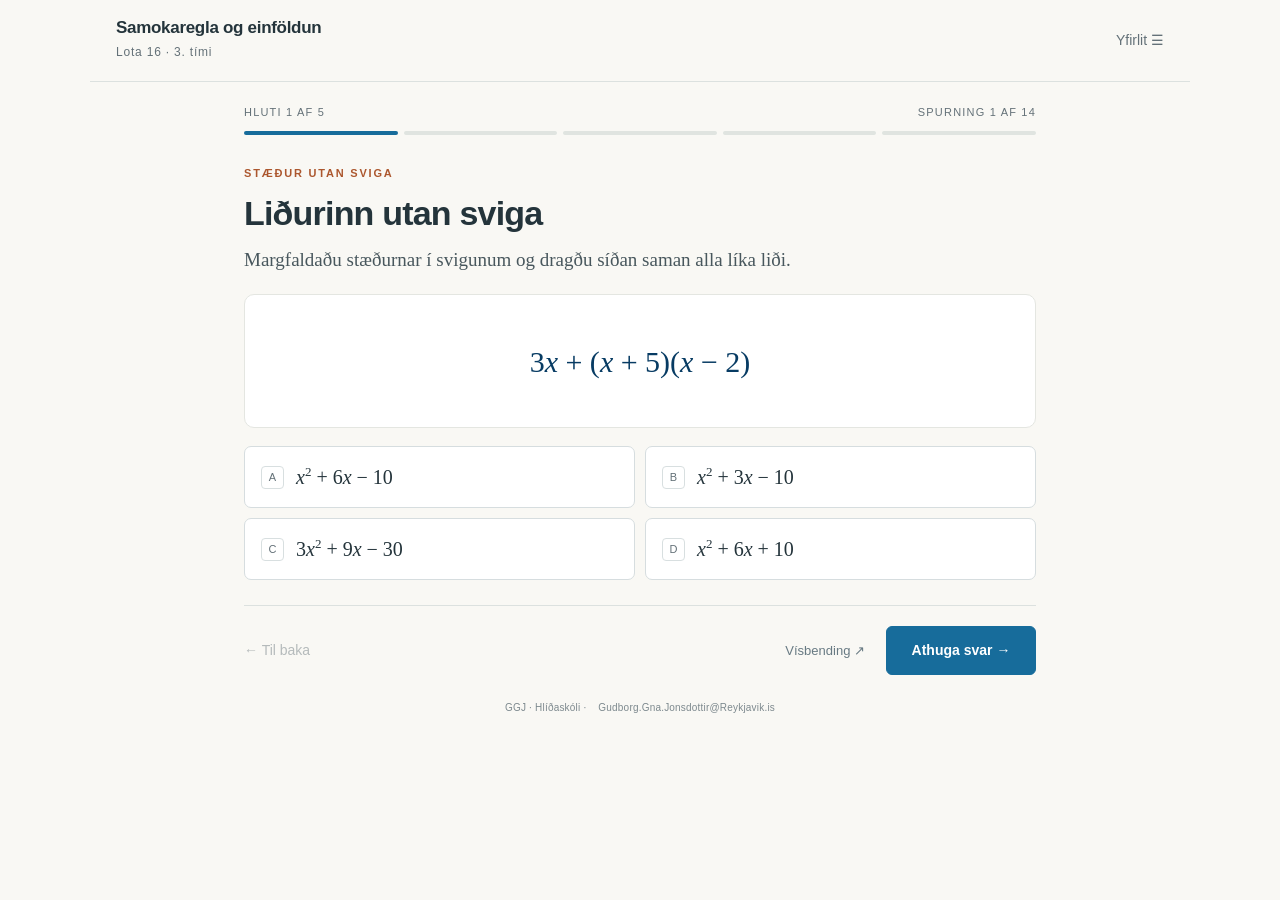
<file: aefingar/timi-3/index.html>
<!doctype html>
<html lang="is"><head><meta charset="utf-8"><meta name="viewport" content="width=device-width,initial-scale=1"><title>Lota 16 · 3. tími · Samokaregla og einföldun</title><style>html,body{margin:0;padding:0;background:#f9f8f4}body{display:flow-root}</style></head><body>
<style>
#ggj-lota16-timi3 *{box-sizing:border-box}#ggj-lota16-timi3{--paper:#f9f8f4;--ink:#24343b;--muted:#647178;--line:#dce1df;--blue:#176c9b;--blue-pale:#eaf3f8;--orange:#ac572e;--green:#286751;--green-pale:#edf5ed}#ggj-lota16-timi3{margin:0;background:var(--paper);color:var(--ink);font:16px/1.5 "Aptos","Segoe UI",sans-serif}#ggj-lota16-timi3 button,#ggj-lota16-timi3 input{font:inherit}#ggj-lota16-timi3 button{cursor:pointer}#ggj-lota16-timi3 button:disabled{cursor:default;opacity:.45}#ggj-lota16-timi3 button:focus-visible,#ggj-lota16-timi3 input:focus-visible,#ggj-lota16-timi3 [role=button]:focus-visible{outline:3px solid #ba662e;outline-offset:4px}#ggj-lota16-timi3 button{transition:background .15s,border-color .15s}#ggj-lota16-timi3 .top{height:94px;max-width:1100px;margin:auto;padding:0 36px;display:flex;align-items:center;justify-content:space-between;border-bottom:1px solid var(--line)}#ggj-lota16-timi3 .brand{display:flex;align-items:center;gap:13px}#ggj-lota16-timi3 .brand strong{display:block;font-size:17px;font-weight:650;letter-spacing:-.3px}#ggj-lota16-timi3 .brand span{font-size:12px;color:var(--muted);letter-spacing:.8px}#ggj-lota16-timi3 button.quiet{border:0;background:transparent;color:var(--muted);padding:10px 0;font-size:14px}#ggj-lota16-timi3 .quiet span{margin-left:12px}#ggj-lota16-timi3 .quiet:hover{color:var(--ink)}#ggj-lota16-timi3 main{max-width:860px;margin:0 auto;padding:25px 34px 12px}#ggj-lota16-timi3 .progress-row{display:flex;justify-content:space-between;font-size:11px;letter-spacing:1.2px;text-transform:uppercase;color:var(--muted);margin:0 0 10px}#ggj-lota16-timi3 .progress{display:flex;gap:6px}#ggj-lota16-timi3 .progress i{height:4px;flex:1;background:#e0e4e0;border-radius:3px}#ggj-lota16-timi3 .progress i.done{background:#588b73}#ggj-lota16-timi3 .progress i.current{background:var(--blue)}#ggj-lota16-timi3 #exercise{padding-top:30px}#ggj-lota16-timi3 h1{font-size:clamp(25px,3vw,34px);line-height:1.2;letter-spacing:-.8px;font-weight:650;margin:0 0 12px}#ggj-lota16-timi3 h2{font-size:23px;line-height:1.3;letter-spacing:-.4px;margin:0}#ggj-lota16-timi3 .eyebrow{font-size:11px;color:var(--orange);text-transform:uppercase;letter-spacing:1.8px;font-weight:650;margin-bottom:12px}#ggj-lota16-timi3 .intro{font:19px/1.5 Cambria,Georgia,serif;margin:0;max-width:700px;color:#48575d}#ggj-lota16-timi3 .board{margin:20px 0 18px;min-height:260px;background:#fff;border:1px solid #e4e6e1;border-radius:10px;display:flex;align-items:center;justify-content:center;position:relative;overflow:hidden}#ggj-lota16-timi3 .board svg{width:100%;max-width:520px;max-height:310px;display:block}#ggj-lota16-timi3 .board-note{position:absolute;bottom:10px;left:16px;font-size:11px;color:#7b8589}#ggj-lota16-timi3 .figure-label{font:18px Cambria,Georgia,serif;fill:#263941;paint-order:stroke;stroke:white;stroke-width:5;stroke-linejoin:round}#ggj-lota16-timi3 .vertex-label{font-size:14px;font-style:italic;fill:#5c6b71;paint-order:stroke;stroke:#fff;stroke-width:4}#ggj-lota16-timi3 .edge-hit{cursor:pointer}#ggj-lota16-timi3 .edge-hit:focus-visible{outline:none}#ggj-lota16-timi3 .edge-hit:focus-visible .edge{stroke:var(--orange);stroke-width:6}#ggj-lota16-timi3 .edge{stroke:#425963;stroke-width:2.5;fill:none;stroke-linecap:round;transition:stroke .2s}#ggj-lota16-timi3 .edge.selected{stroke:var(--blue);stroke-width:5}#ggj-lota16-timi3 .edge-hit:hover .edge{stroke:var(--blue)}#ggj-lota16-timi3 .point-button{cursor:pointer}#ggj-lota16-timi3 .point-button circle{fill:#fff;stroke:#526d78;stroke-width:2}#ggj-lota16-timi3 .point-button.selected circle{fill:var(--blue);stroke:var(--blue)}#ggj-lota16-timi3 .choices{display:grid;grid-template-columns:repeat(2,minmax(0,1fr));gap:10px}#ggj-lota16-timi3 .choice{padding:14px 16px;border:1px solid #d6dddf;border-radius:7px;background:#fff;text-align:left;display:flex;align-items:center;gap:12px;color:var(--ink);min-height:57px}#ggj-lota16-timi3 .choice:hover{border-color:#91acba;background:#f4f8fa}#ggj-lota16-timi3 .choice.selected{border-color:var(--blue);background:var(--blue-pale);box-shadow:inset 0 0 0 1px var(--blue)}#ggj-lota16-timi3 .choice.correct{border-color:var(--green);background:var(--green-pale)}#ggj-lota16-timi3 .choice .letter{border:1px solid #d8dfe0;border-radius:4px;width:23px;height:23px;display:inline-flex;align-items:center;justify-content:center;font:11px "Segoe UI",sans-serif;color:var(--muted);flex-shrink:0}#ggj-lota16-timi3 .choice .math{font:21px Cambria,Georgia,serif}#ggj-lota16-timi3 .choice .math sup{font-size:13px}#ggj-lota16-timi3 .input-row{display:flex;align-items:center;gap:12px;justify-content:center;padding:7px}#ggj-lota16-timi3 .input-row label{font:26px Cambria,Georgia,serif}#ggj-lota16-timi3 .input-row input{width:154px;padding:13px;text-align:center;border:1.5px solid #abb9bf;border-radius:7px;background:#fff;font:26px Cambria,Georgia,serif;color:var(--ink)}#ggj-lota16-timi3 .input-row input:focus{border-color:var(--blue)}#ggj-lota16-timi3 .input-row .unit{font:22px Cambria,Georgia,serif}#ggj-lota16-timi3 .input-help{text-align:center;font-size:12px;color:var(--muted);margin:8px 0 0}#ggj-lota16-timi3 .feedback,#ggj-lota16-timi3 .hint-box{padding:14px 18px;border-radius:6px;font-size:15px;line-height:1.55;margin-top:16px}#ggj-lota16-timi3 .feedback{background:#fcf0e5;border-left:3px solid #c47b43}#ggj-lota16-timi3 .feedback.success{background:#eef5ed;border-left-color:var(--green)}#ggj-lota16-timi3 .feedback strong{display:block;margin-bottom:3px;color:var(--ink)}#ggj-lota16-timi3 .hint-box{background:#edf3f6;border-left:3px solid #98b5c5}#ggj-lota16-timi3 .hint-box strong{font-size:12px;letter-spacing:.4px;text-transform:uppercase;display:block;margin-bottom:4px}#ggj-lota16-timi3 .bottom{display:flex;justify-content:space-between;align-items:center;margin-top:25px;padding-top:20px;border-top:1px solid var(--line);gap:10px}#ggj-lota16-timi3 .actions{display:flex;gap:13px;align-items:center}#ggj-lota16-timi3 .primary{background:#264d60;color:#fff;border:1px solid #264d60;border-radius:6px;padding:13px 22px;font-size:14px;font-weight:600;min-width:150px}#ggj-lota16-timi3 .primary:hover{background:#173d50}#ggj-lota16-timi3 .primary span{margin-left:16px}#ggj-lota16-timi3 .hint-button{border:0;background:transparent;color:#687a83;font-size:13px;padding:12px 8px}#ggj-lota16-timi3 .hint-button:hover{color:var(--blue)}#ggj-lota16-timi3 .hint-button span{margin-left:5px}#ggj-lota16-timi3 .footnote{text-align:center;font-size:10px;color:#7d898e;margin:25px 0 8px;letter-spacing:.2px}#ggj-lota16-timi3 .footnote span{margin-left:9px}#ggj-lota16-timi3 dialog{border:1px solid #dce1df;border-radius:12px;max-width:530px;width:calc(100% - 32px);padding:26px;background:var(--paper);color:var(--ink);box-shadow:0 15px 65px #23374125}#ggj-lota16-timi3 dialog::backdrop{background:#20343f55}#ggj-lota16-timi3 .dialog-head{display:flex;justify-content:space-between;align-items:center}#ggj-lota16-timi3 .icon-button{border:0;background:transparent;font-size:27px;color:var(--muted)}#ggj-lota16-timi3 .muted{color:var(--muted);font-size:14px}#ggj-lota16-timi3 .outline-item{width:100%;border:0;border-top:1px solid var(--line);background:transparent;padding:12px 5px;display:flex;gap:14px;text-align:left;align-items:center;color:var(--ink)}#ggj-lota16-timi3 .outline-item:hover{background:#e9f0f0}#ggj-lota16-timi3 .outline-item span{width:23px;color:var(--blue)}#ggj-lota16-timi3 .outline-item small{margin-left:auto;font-size:11px;color:var(--green)}#ggj-lota16-timi3 .storage-note{font-size:11px;color:var(--muted);margin:20px 0 0}#ggj-lota16-timi3 .triple{display:flex;justify-content:center;gap:20px;flex-wrap:wrap;padding:40px}#ggj-lota16-timi3 .triple span{display:block;text-align:center;font:39px Cambria,Georgia,serif;border-bottom:2px solid #d9e6eb;padding:20px 20px 13px}#ggj-lota16-timi3 .triple small{display:block;font:12px "Segoe UI",sans-serif;color:var(--muted);margin:9px 0 0}#ggj-lota16-timi3 .mini-equation{font:25px Cambria,Georgia,serif;text-align:center;padding:0 20px 30px;color:var(--blue)}#ggj-lota16-timi3 .number-board{display:block;width:100%}#ggj-lota16-timi3 .rotate-badge{position:absolute;top:15px;right:15px;font-size:11px;color:var(--blue);background:var(--blue-pale);padding:5px 9px;border-radius:4px}#ggj-lota16-timi3 .summary{text-align:center;padding:28px 0}#ggj-lota16-timi3 .summary .seal{display:inline-flex;align-items:center;justify-content:center;border:1px solid #97b8a6;color:var(--green);border-radius:50%;width:65px;height:65px;font-size:31px;margin-bottom:24px}#ggj-lota16-timi3 .summary .intro{margin:auto}#ggj-lota16-timi3 .summary-list{max-width:440px;margin:25px auto;text-align:left;list-style:none;padding:0}#ggj-lota16-timi3 .summary-list li{padding:9px 0;border-bottom:1px solid var(--line);font-size:15px}#ggj-lota16-timi3 .summary-list li:before{content:'✓';color:var(--green);margin-right:14px}#ggj-lota16-timi3 .summary .primary{margin:15px}#ggj-lota16-timi3 .callout{font-size:13px;color:var(--muted);text-align:center;margin:12px 0}#ggj-lota16-timi3 .sr-only{position:absolute;width:1px;height:1px;padding:0;margin:-1px;overflow:hidden;clip:rect(0,0,0,0);white-space:nowrap;border:0}@media(max-width:600px){#ggj-lota16-timi3 .top{height:78px;padding:0 18px}#ggj-lota16-timi3 .brand strong{font-size:15px}#ggj-lota16-timi3 .brand svg{width:27px}#ggj-lota16-timi3 main{padding:20px 18px 10px}#ggj-lota16-timi3 #exercise{padding-top:23px}#ggj-lota16-timi3 .intro{font-size:18px}#ggj-lota16-timi3 .board{margin-top:18px;min-height:225px}#ggj-lota16-timi3 .board svg{max-height:265px}#ggj-lota16-timi3 .choices{gap:8px}#ggj-lota16-timi3 .choice{padding:12px 10px;font-size:14px;gap:8px}#ggj-lota16-timi3 .choice .math{font-size:19px}#ggj-lota16-timi3 .bottom{margin-top:20px}#ggj-lota16-timi3 .actions{gap:5px}#ggj-lota16-timi3 .primary{padding:12px 14px;min-width:125px}#ggj-lota16-timi3 .primary span{margin-left:6px}#ggj-lota16-timi3 .hint-button{font-size:12px;padding:9px 4px}#ggj-lota16-timi3 .triple{gap:5px;padding:25px 10px}#ggj-lota16-timi3 .triple span{font-size:30px;padding:14px}#ggj-lota16-timi3 .footnote span{display:block;margin:2px 0 0}}@media(prefers-reduced-motion:reduce){#ggj-lota16-timi3 *{transition:none!important;animation:none!important}}
#ggj-lota16-timi3{background:#f9f8f4;color:#24343b;font:16px/1.5 Aptos,"Segoe UI",sans-serif;min-width:0;overflow-wrap:break-word}
#ggj-lota16-timi3 .top{height:auto;min-height:82px;padding:16px 26px;gap:14px}
#ggj-lota16-timi3 .brand strong{line-height:1.2}
#ggj-lota16-timi3 main{padding-top:22px}
#ggj-lota16-timi3 .board.algebra-board{min-height:134px;padding:20px 22px}
#ggj-lota16-timi3 .board.figure-board{min-height:190px}
#ggj-lota16-timi3 .equation{font:clamp(22px,4.6vw,30px)/1.65 Cambria,Georgia,serif;color:#073b63;max-width:100%;text-align:center}
#ggj-lota16-timi3 .word-board{font:21px/1.65 Cambria,Georgia,serif;max-width:640px;width:100%}
#ggj-lota16-timi3 .math{font-family:Cambria,Georgia,serif}
#ggj-lota16-timi3 .math i,#ggj-lota16-timi3 .equation i,#ggj-lota16-timi3 .math-steps i{font-style:italic}
#ggj-lota16-timi3 .choice{min-height:62px}
#ggj-lota16-timi3 .choice .math{font-size:20px;line-height:1.5}
#ggj-lota16-timi3 .math-steps{font:20px/1.8 Cambria,Georgia,serif;color:#073b63;margin:8px 0}
#ggj-lota16-timi3 .math-steps>div{min-height:1.8em}
#ggj-lota16-timi3 .fraction{display:inline-flex;flex-direction:column;vertical-align:middle;text-align:center;line-height:1.4;margin:0 .18em}
#ggj-lota16-timi3 .fraction>span{display:block;padding:0 .24em}
#ggj-lota16-timi3 .fraction>span:first-child{border-bottom:1.4px solid currentColor}
#ggj-lota16-timi3 .answer-field>label{display:block;text-align:center;font:19px Cambria,Georgia,serif;margin-bottom:5px}
#ggj-lota16-timi3 .input-row input{max-width:100%;width:180px}
#ggj-lota16-timi3 .hint-box p,#ggj-lota16-timi3 .feedback p{margin:8px 0 0}
#ggj-lota16-timi3 .summary-list li{display:flex;justify-content:space-between;gap:8px}
#ggj-lota16-timi3 .summary-list li:before{content:none}
#ggj-lota16-timi3 .summary-list li.finished span{color:#286751}
#ggj-lota16-timi3 .summary-list li.unfinished span{color:#647178}
#ggj-lota16-timi3 .primary{background:#176c9b;border-color:#176c9b}
#ggj-lota16-timi3 .primary:hover{background:#11567e}
#ggj-lota16-timi3 .svg-note{font:13px Aptos,"Segoe UI",sans-serif;fill:#647178}
#ggj-lota16-timi3 .figure-label{font-size:22px}
#ggj-lota16-timi3 dialog{max-height:85vh;overflow:auto}
#ggj-lota16-timi3 [hidden]{display:none!important}
@media(max-width:540px){
#ggj-lota16-timi3 .choices{grid-template-columns:1fr}
#ggj-lota16-timi3 .top{padding:15px 18px}
#ggj-lota16-timi3 .board.algebra-board{min-height:110px;padding:15px}
#ggj-lota16-timi3 .word-board{font-size:19px}
#ggj-lota16-timi3 .bottom{flex-wrap:wrap}
#ggj-lota16-timi3 .actions{flex:1;justify-content:flex-end;flex-wrap:wrap}
#ggj-lota16-timi3 .math-steps{font-size:18px}
#ggj-lota16-timi3 .progress-row{font-size:10px;letter-spacing:.6px}
#ggj-lota16-timi3 .outline-item{gap:8px;font-size:14px}
#ggj-lota16-timi3 .outline-item small{white-space:nowrap}
}

#ggj-lota16-timi3 .choice .math{min-width:0;overflow-wrap:anywhere}#ggj-lota16-timi3 .footnote{overflow-wrap:anywhere}@media print{#ggj-lota16-timi3 .footnote{color:#777;font-size:9pt}}
#ggj-lota16-timi3 .equation{overflow-wrap:anywhere}#ggj-lota16-timi3 .math-steps{overflow-wrap:anywhere}#ggj-lota16-timi3 .fraction{white-space:nowrap}
</style>

<div id="ggj-lota16-timi3" lang="is">
<header class="top"><div class="brand"><div><strong>Samokaregla og einföldun</strong><span>Lota 16 · 3. tími</span></div></div><button type="button" class="quiet" id="outline">Yfirlit ☰</button></header>
<main>
<div class="progress-row"><span id="stepcount"></span><span id="subcount"></span></div>
<div id="progress" class="progress" role="progressbar" aria-label="Framvinda" aria-valuemin="0"></div>
<section id="exercise" aria-labelledby="heading"><h1 id="heading">Samokaregla og einföldun</h1><p class="intro">Æfingin hleðst hér. Ef hún birtist ekki skaltu opna síðuna aftur.</p></section>
<div id="feedback" aria-live="polite" aria-atomic="true"></div><div id="hints" aria-live="polite" aria-atomic="true"></div>
<div class="bottom"><button type="button" id="back" class="quiet">← Til baka</button><div class="actions"><button type="button" id="hint" class="hint-button">Vísbending ↗</button><button type="button" id="check" class="primary">Athuga svar →</button></div></div>
<p class="footnote">GGJ · Hlíðaskóli · <span>Gudborg.Gna.Jonsdottir@Reykjavik.is</span></p>
<noscript><p>Kveikt þarf að vera á JavaScript til að svara æfingunni.</p></noscript>
</main>
<dialog id="outlineDialog" aria-labelledby="outlineTitle"><div class="dialog-head"><h2 id="outlineTitle">Æfingin þín</h2><button type="button" id="closeDialog" class="icon-button" aria-label="Loka yfirliti">×</button></div><p class="muted">Veldu hluta til að halda áfram eða skoða aftur.</p><div id="outlineItems"></div><p id="storageNote" class="storage-note"></p></dialog>
</div>
<script>
(function(){'use strict';

const VERSION=1,KEY='ggj-lota16-timi03-aefing-v1';
const GROUPS=['Stæður utan sviga','Fleiri margfeldi','Samokareglan','Röð og formerki','Tugabrot og brot'];
const fmt=n=>String(Math.round(n*1e10)/1e10).replace('.',',').replace(/-/g,'−');
const v=s=>'<i>'+s+'</i>';
const pow=s=>v(s)+'<sup>2</sup>';
function poly(terms){let out='';for(const [n,s] of terms){if(!n)continue;let a=Math.abs(n),body=(a===1&&s?'':fmt(a))+s;out+=(out?(n<0?' − ':' + '):(n<0?'−':''))+body;}return out||'0';}
const PX=(a,b,c=0)=>poly([[a,pow('x')],[b,v('x')],[c,'']]);
const LX=(a,b)=>poly([[a,v('x')],[b,'']]);
const frac=(a,b)=>'<span class="fraction"><span>'+a+'</span><span>'+b+'</span></span>';
const eqs=(start,...lines)=>'<div class="math-steps"><div>'+start+'</div>'+lines.map(s=>'<div>= '+s+'</div>').join('')+'</div>';
function build(seed=0){
 const p=seed%2===0?
 {add:[3,5,2],subtract:[4,7,2],multi:[3,2,4],ym:[4,3,2,5],basic:5,scale:[3,4],two:[3,4],reverse:[2,9],reverse2:[3,8],decimal:0.3,decimal2:0.4,fraction:[2,3]}:
 {add:[4,6,3],subtract:[5,6,4],multi:[2,3,5],ym:[5,2,3,4],basic:6,scale:[4,5],two:[4,2],reverse:[4,7],reverse2:[2,9],decimal:0.2,decimal2:0.6,fraction:[3,5]};
 const qs=[];
 const mc=(group,title,intro,board,options,hints,explain,wrong)=>{
  const offset=(qs.length+seed)%options.length;
  const rotated=options.map((html,i)=>({html,correct:i===0}));
  for(let k=0;k<offset;k++)rotated.push(rotated.shift());
  qs.push({group,title,intro,board,type:'choice',options:rotated.map(o=>o.html),correct:rotated.findIndex(o=>o.correct),hints,explain,wrong});
 };
 const num=(group,title,intro,board,answer,label,hints,explain)=>
  qs.push({group,title,intro,board,type:'number',answer,label,unit:'',hints,explain});
 const P=(a,b,c,letter='x')=>poly([[a,pow(letter)],[b,v(letter)],[c,'']]);
 const L=(a,b,letter='x')=>poly([[a,v(letter)],[b,'']]);
 const bracket=s=>'('+s+')';
 const product=(a,b,c,d,letter='x')=>bracket(L(a,b,letter))+bracket(L(c,d,letter));
 const square=s=>bracket(s)+'<sup>2</sup>';
 const double=(a,b,c,left='x',right='y')=>poly([[a,pow(left)],[b,v(left)+v(right)],[c,pow(right)]]);
 let a,b,c,d,board,mid,expanded,answer;
 [a,b,c]=p.add;board=fmt(a)+v('x')+' + '+product(1,b,1,-c);mid=a+b-c;
 mc(0,'Liðurinn utan sviga','Margfaldaðu stæðurnar í svigunum og dragðu síðan saman alla líka liði.',board,
  [P(1,mid,-b*c),P(1,b-c,-b*c),P(a,a*(b-c),-a*b*c),P(1,mid,b*c)],
  ['Reiknaðu fyrst margfeldi stæðnanna í svigunum. Liðurinn utan sviga bætist svo við.',
   'Úr svigunum fæst '+P(1,b-c,-b*c)+'. Nú á eftir að bæta við '+fmt(a)+v('x')+'.'],
  eqs(board,fmt(a)+v('x')+' + '+P(1,b-c,-b*c),P(1,mid,-b*c)),
  'Plúsmerkið fyrir framan margfeldið þýðir að liðurinn utan sviga bætist við. Hann margfaldast ekki inn í svigana.');
 [a,b,c]=p.subtract;board=fmt(a)+pow('a')+' − '+product(1,b,1,-c,'a');
 expanded=P(1,b-c,-b*c,'a');
 mc(0,'Mínus fyrir framan margfeldi','Margfaldaðu tvíliðurnar. Veldu rétt milliskref. Mínusmerkið á enn að vera fyrir framan svigann.',board,
  [fmt(a)+pow('a')+' − '+bracket(expanded),fmt(a)+pow('a')+' − '+bracket(P(1,b-c,b*c,'a')),fmt(a)+pow('a')+' − '+bracket(P(1,b+c,-b*c,'a')),fmt(a)+pow('a')+' + '+bracket(expanded)],
  ['Mínusmerkið fyrir framan margfeldið á við alla niðurstöðuna.',
   'Innan sviganna fæst '+expanded+'. Hafðu sviga utan um alla niðurstöðuna áður en þú breytir formerkjunum.'],
  eqs(board,fmt(a)+pow('a')+' − '+bracket(expanded))+'<p>Næst þarf að skipta um formerki allra liðanna í síðari sviganum.</p>',
  'Margfaldaðu tvíliðurnar fyrst og haltu mínusmerkinu fyrir framan alla niðurstöðuna.');
 answer=c-b;
 num(0,'Skiptu um öll formerkin','Haltu áfram með sömu stæðu. Hver er stuðullinn k?',
  board+' = '+fmt(a-1)+pow('a')+' + '+v('k')+v('a')+' + '+fmt(b*c),answer,'k =',
  ['Þegar þú tekur burt sviga með mínusmerki fyrir framan breytist formerki hvers liðar innan hans.',
   'Þegar sviginn er tekinn burt fæst '+fmt(a)+pow('a')+' − '+pow('a')+' − '+fmt(b-c)+v('a')+' + '+fmt(b*c)+'.'],
  eqs(board,fmt(a)+pow('a')+' − '+bracket(expanded),poly([[a,pow('a')],[-1,pow('a')],[c-b,v('a')],[b*c,'']]),P(a-1,c-b,b*c,'a'))+'<p>'+v('k')+' = '+fmt(answer)+'.</p>');

 [a,b,c]=p.multi;
 board=bracket(poly([[a,v('x')],[-1,v('y')]]))+bracket(poly([[1,v('x')],[-b,v('y')]]))+' + '+fmt(c)+v('x')+bracket(poly([[1,v('x')],[-1,v('y')]]));
 mid=-a*b-1-c;
 mc(1,'Tvö margfeldi leggjast saman','Reiknaðu bæði margfeldin og dragðu síðan saman líka liði.',board,
  [double(a+c,mid,b),double(a, -a*b-1,b),double(a+c,-a*b-1+c,b),double(a+c,mid,-b)],
  ['Ljúktu við hvort margfeldi fyrir sig. Safnaðu síðan x²-liðum, xy-liðum og y²-liðum.',
   'Fyrra margfeldið gefur '+double(a,-a*b-1,b)+'. Það síðara gefur '+double(c,-c,0)+'.'],
  eqs(board,double(a,-a*b-1,b)+' + '+bracket(double(c,-c,0)),double(a+c,mid,b)),
  'Margfaldaðu líka inn í síðari svigann. Dragðu xy-liði aðeins saman við aðra xy-liði.');
 [a,b,c,d]=p.ym;
 board=fmt(a)+v('y')+bracket(L(1,-b,'y'))+' − '+product(1,c,1,d,'y');
 answer=-a*b-c-d;
 num(1,'Stuðullinn eftir frádrátt','Finndu stuðulinn k eftir að hafa dreift og tekið svigana burt.',
  board+' = '+fmt(a-1)+pow('y')+' + '+v('k')+v('y')+' − '+fmt(c*d),answer,'k =',
  ['Reiknaðu bæði margfeldin og mundu að draga allt síðara margfeldið frá.',
   'Liðirnir með y verða '+fmt(-a*b)+v('y')+' og '+fmt(-c-d)+v('y')+'. Leggðu stuðlana saman.'],
  eqs(board,P(a,-a*b,0,'y')+' − '+bracket(P(1,c+d,c*d,'y')),P(a-1,answer,-c*d,'y'))+'<p>'+v('k')+' = '+fmt(answer)+'.</p>');
 mc(1,'Öll stæðan einfölduð','Veldu stæðuna þar sem allir líkir liðir hafa verið dregnir saman.',board,
  [P(a-1,answer,-c*d,'y'),P(a-1,-a*b+c+d,c*d,'y'),P(a+1,answer,-c*d,'y'),P(a-1,answer,c*d,'y')],
  ['Dragðu saman y²-liðina og y-liðina sitt í hvoru lagi. Fastaliðurinn heldur mínusmerkinu.',
   fmt(a)+pow('y')+' − '+pow('y')+' = '+fmt(a-1)+pow('y')+'. Mínusinn fyrir framan síðara margfeldið gerir fastaliðinn '+fmt(-c*d)+'.'],
  eqs(board,P(a,-a*b,0,'y')+' − '+bracket(P(1,c+d,c*d,'y')),P(a-1,answer,-c*d,'y')),
  'Mínusmerkið fyrir framan síðara margfeldið breytir formerki allra liðanna, líka fastaliðarins.');

 a=p.basic;board=product(1,a,1,-a);
 mc(2,'Samokareglan','Sömu liðir eru í báðum svigum, en annað merkið er plús og hitt mínus. Margfaldaðu.',board,
  [P(1,0,-a*a),P(1,0,a*a),P(1,2*a,a*a),P(1,0,-a)],
  ['Samokareglan er (A + B)(A − B) = A² − B².',
   'Hér er A = x og B = '+fmt(a)+'. Miðliðirnir '+fmt(-a)+v('x')+' og '+fmt(a)+v('x')+' eyðast.'],
  eqs(board,poly([[1,pow('x')],[-a,v('x')],[a,v('x')],[-a*a,'']]),P(1,0,-a*a)),
  'Notaðu samokaregluna: A² − B². Miðliðirnir hafa summuna núll.');
 [a,b]=p.scale;board=product(a,b,a,-b,'a');answer=a*a;
 num(2,'Allur liðurinn í annað veldi','Notaðu samokaregluna. Hvaða stuðull k stendur við a²?',
  board+' = '+v('k')+pow('a')+' − '+fmt(b*b),answer,'k =',
  ['Bæði talan og bókstafurinn í fyrri liðnum fara í annað veldi.',
   square(fmt(a)+v('a'))+' = '+fmt(a)+' · '+fmt(a)+' · '+v('a')+' · '+v('a')+'.'],
  eqs(board,square(fmt(a)+v('a'))+' − '+fmt(b)+'<sup>2</sup>',P(a*a,0,-b*b,'a'))+'<p>'+v('k')+' = '+fmt(answer)+'.</p>');
 [a,b]=p.two;
 board=bracket(poly([[a,v('y')],[b,v('z')]]))+bracket(poly([[a,v('y')],[-b,v('z')]]));
 mc(2,'Tveir bókstafir í samokum','Notaðu samokaregluna og settu báða liðina í annað veldi.',board,
  [double(a*a,0,-b*b,'y','z'),double(a,0,-b,'y','z'),double(a*a,0,b*b,'y','z'),double(a*a,2*a*b,b*b,'y','z')],
  ['Reglan gildir líka þegar báðir liðir hafa bókstafi.',
   'Reiknaðu '+square(fmt(a)+v('y'))+' og '+square(fmt(b)+v('z'))+' og dragðu síðara veldið frá því fyrra.'],
  eqs(board,square(fmt(a)+v('y'))+' − '+square(fmt(b)+v('z')),double(a*a,0,-b*b,'y','z')),
  'Settu bæði stuðlana og bókstafina í annað veldi. Hafðu mínusmerki á milli liðanna.');

 [a,b]=p.reverse;
 board=bracket(poly([[b,''],[a,v('y')]]))+bracket(L(a,-b,'y'));
 mc(3,'Raðaðu til að sjá samokana','Röð liðanna má breytast í samlagningu. Einfaldaðu stæðuna.',board,
  [P(a*a,0,-b*b,'y'),P(-a*a,0,b*b,'y'),P(a*a,0,b*b,'y'),P(a,0,-b*b,'y')],
  ['Skrifaðu fyrri svigann sem '+bracket(L(a,b,'y'))+'. Þá sést samokareglan.',
   'Liðurinn '+fmt(a)+v('y')+' hefur plúsmerki í báðum svigum. Talan '+fmt(b)+' kemur einu sinni með plús og einu sinni með mínus.'],
  eqs(board,product(a,b,a,-b,'y'),square(fmt(a)+v('y'))+' − '+fmt(b)+'<sup>2</sup>',P(a*a,0,-b*b,'y')),
  'Finndu liðinn sem hefur plúsmerki í báðum svigum. Ferningur hans kemur á undan mínusmerkinu.');
 [a,b]=p.reverse2;
 board=bracket(poly([[b,''],[-a,v('x')]]))+bracket(L(a,b));
 mc(3,'Hvor ferningurinn kemur á undan mínusnum?','Notaðu samokaregluna. Athugaðu vel hvor liðurinn hefur mínusmerki.',board,
  [poly([[b*b,''],[-a*a,pow('x')]]),P(a*a,0,-b*b),P(a*a,0,b*b),poly([[b*b,''],[-a,pow('x')]])],
  ['Skrifaðu síðari svigann sem '+bracket(poly([[b,''],[a,v('x')]]))+'.',
   'Hér er '+fmt(b)+' jákvætt í báðum svigum. Liðurinn '+fmt(a)+v('x')+' kemur með plús og mínus.'],
  eqs(board,bracket(poly([[b,''],[-a,v('x')]]))+bracket(poly([[b,''],[a,v('x')]])),fmt(b)+'<sup>2</sup> − '+square(fmt(a)+v('x')),poly([[b*b,''],[-a*a,pow('x')]])),
  'Hér er fastatalan jákvæð í báðum svigum. Því fæst ferningur tölunnar mínus ferningur bókstafsliðarins.');

 a=p.decimal;board=product(1,a,1,-a);answer=Math.round(a*a*10000)/10000;
 num(4,'Tugabrot í annað veldi','Finndu töluna k með samokareglunni.',
  board+' = '+pow('x')+' − '+v('k'),answer,'k =',
  ['Fastaliðurinn í samokareglunni kemur úr því að margfalda tugabrotið með sjálfu sér.',
   'Reiknaðu '+fmt(a)+' · '+fmt(a)+'. Þú átt að skrá jákvæða töluna k; mínusmerkið er þegar í jöfnunni.'],
  eqs(board,pow('x')+' − '+fmt(a)+'<sup>2</sup>',P(1,0,-answer))+'<p>'+v('k')+' = '+fmt(answer)+'.</p>');
 a=p.decimal2;board=product(1,a,1,-a,'b');answer=Math.round(a*a*10000)/10000;
 mc(4,'Samokar með tugabroti','Margfaldaðu og einfaldaðu.',board,
  [P(1,0,-answer,'b'),P(1,0,answer,'b'),P(1,0,-a,'b'),P(1,2*a,answer,'b')],
  ['Notaðu b² mínus ferning tugabrotsins.',
   fmt(a)+'<sup>2</sup> merkir '+fmt(a)+' · '+fmt(a)+', ekki '+fmt(a)+' · 2.'],
  eqs(board,pow('b')+' − '+fmt(a)+'<sup>2</sup>',P(1,0,-answer,'b')),
  'Mínusinn helst, og tugabrotið þarf að fara í annað veldi.');
 [a,b]=p.fraction;const f=frac(a,b),f2=frac(a*a,b*b);
 board='('+v('a')+' + '+f+')('+v('a')+' − '+f+')';
 mc(4,'Samokar með almennu broti','Notaðu samokaregluna. Láttu svarið vera með almennu broti.',board,
  [pow('a')+' − '+f2,pow('a')+' + '+f2,pow('a')+' − '+frac(a*a,b),pow('a')+' − '+f],
  ['Þegar brot fer í annað veldi fara bæði teljari og nefnari í annað veldi.',
   square(f)+' = '+frac(fmt(a)+' · '+fmt(a),fmt(b)+' · '+fmt(b))+'. Dragðu þetta brot frá a².'],
  eqs(board,pow('a')+' − '+square(f),pow('a')+' − '+f2),
  'Settu bæði teljara og nefnara í annað veldi. Samokareglan gefur frádrátt.');
 return {questions:qs,parameters:p};
}
function parseNumber(value){
 const clean=String(value).trim().replace(/[−–]/g,'-').replace(/\s+/g,'').replace(/,/g,'.');
 const pattern=/^[+-]?(?:\d+(?:\.\d*)?|\.\d+)$/;
 if(!clean)return null;
 const bits=clean.split('/');
 if(bits.length>2||!bits.every(b=>pattern.test(b)))return null;
 const nums=bits.map(Number);
 if(nums.some(n=>!Number.isFinite(n))||(bits.length===2&&nums[1]===0))return null;
 return bits.length===2?nums[0]/nums[1]:nums[0];
}
function isCorrect(q,record){
 if(q.type==='choice')return record.choice===q.correct;
 const n=parseNumber(record.answer);return n!==null&&Math.abs(n-q.answer)<1e-9;
}
const cleanRecord=()=>({choice:null,answer:'',done:false,hints:0,attempts:0});
const cleanState=(seed=0)=>({version:VERSION,seed:seed%2,cursor:0,records:build(seed).questions.map(cleanRecord)});
function validState(s){
 const integer=(x,a,b)=>Number.isSafeInteger(x)&&x>=a&&x<=b;
 if(!s||s.version!==VERSION||!integer(s.seed,0,1))return false;
 const qs=build(s.seed).questions;
 if(!integer(s.cursor,0,qs.length)||!Array.isArray(s.records)||s.records.length!==qs.length)return false;
 return s.records.every((r,i)=>r&&typeof r==='object'&&(r.choice===null||integer(r.choice,0,(qs[i].options?.length??0)-1))&&typeof r.answer==='string'&&r.answer.length<=80&&typeof r.done==='boolean'&&integer(r.hints,0,qs[i].hints.length)&&integer(r.attempts,0,1000000)&&(!r.done||isCorrect(qs[i],r)));
}

const root=document.getElementById('ggj-lota16-timi3');
const $=id=>root.querySelector('#'+id);
const escape=s=>String(s).replace(/[&<>"']/g,c=>({'&':'&amp;','<':'&lt;','>':'&gt;','"':'&quot;',"'":'&#39;'}[c]));
let storageWorks=true,state,notice='';
let stored=null;
try{stored=localStorage.getItem(KEY);}catch{storageWorks=false;}
try{state=JSON.parse(stored);if(!validState(state))state=cleanState();}
catch{state=cleanState();}
let questions=build(state.seed).questions;
function save(){try{localStorage.setItem(KEY,JSON.stringify(state));}catch{storageWorks=false;}}
const storageText=()=>storageWorks?'Framvindan geymist í þessum vafra. Svör eru ekki send til kennara.':'Vafrinn leyfir ekki vistun. Framvindan helst meðan æfingin er opin.';
function groupIndices(g){return questions.map((q,i)=>q.group===g?i:-1).filter(i=>i>=0);}
function progress(){
 const total=state.records.filter(r=>r.done).length;
 const current=questions[state.cursor]?.group;
 $('progress').innerHTML=GROUPS.map((_,g)=>{const ids=groupIndices(g),done=ids.every(i=>state.records[i].done);return '<i class="'+(done?'done ':'')+(current===g?'current':'')+'"></i>';}).join('');
 $('progress').setAttribute('aria-valuenow',String(total));
 $('progress').setAttribute('aria-valuemax',String(questions.length));
 $('progress').setAttribute('aria-valuetext',total+' af '+questions.length+' spurningum lokið');
}
function feedback(q,r){
 $('feedback').innerHTML=r.done?'<div class="feedback success"><strong>Rétt hjá þér</strong>'+q.explain+'</div>':notice?'<div class="feedback"><strong>Skoðum þetta aðeins</strong>'+notice+'</div>':'';
 $('hints').innerHTML=r.hints?'<div class="hint-box"><strong>Vísbending'+(r.hints>1?'ar':'')+'</strong>'+q.hints.slice(0,r.hints).map(h=>'<p>'+h+'</p>').join('')+'</div>':'';
}
function render(focus=false){
 save();progress();
 if(state.cursor===questions.length){summary(focus);return;}
 const q=questions[state.cursor],r=state.records[state.cursor];
 $('stepcount').textContent='Hluti '+(q.group+1)+' af '+GROUPS.length;
 $('subcount').textContent='Spurning '+(state.cursor+1)+' af '+questions.length;
 const isFigure=q.board.startsWith('<svg'),isWords=q.board.startsWith('<div');
 let inputs='';
 if(q.type==='choice'){
 inputs='<div class="choices" role="group" aria-label="Svarmöguleikar">'+q.options.map((o,i)=>'<button type="button" class="choice '+(r.choice===i?'selected ':'')+(r.done&&r.choice===i?'correct':'')+'" data-choice="'+i+'" aria-pressed="'+(r.choice===i)+'" '+(r.done?'disabled':'')+'><span class="letter" aria-hidden="true">'+String.fromCharCode(65+i)+'</span><span class="math">'+o+'</span></button>').join('')+'</div>';
 }else{
 inputs='<div class="answer-field"><label for="answer">'+escape(q.label)+(q.unit?' ('+escape(q.unit)+')':'')+'</label><div class="input-row"><input id="answer" type="text" inputmode="text" maxlength="80" autocomplete="off" aria-describedby="input-help" value="'+escape(r.answer)+'" '+(r.done?'disabled':'')+'><span class="unit">'+escape(q.unit)+'</span></div><p id="input-help" class="input-help">Skrifaðu tölu eða almennt brot, til dæmis −1,5 eða −3/2. Þú mátt nota kommu eða punkt í tugabroti.</p></div>';
 }
 $('exercise').innerHTML='<div class="eyebrow">'+GROUPS[q.group]+'</div><h1 id="heading" tabindex="-1">'+q.title+'</h1><p class="intro">'+q.intro+'</p><div class="board '+(isFigure?'figure-board':'algebra-board')+'">'+(isFigure||isWords?q.board:'<div class="equation">'+q.board+'</div>')+'</div>'+inputs;
 $('back').disabled=state.cursor===0;
 $('hint').hidden=false;$('hint').disabled=r.done||r.hints>=q.hints.length;
 $('check').hidden=false;$('check').textContent=r.done?(state.cursor===questions.length-1?'Skoða yfirlit →':'Áfram →'):'Athuga svar →';
 feedback(q,r);
 root.querySelectorAll('[data-choice]').forEach(b=>b.onclick=()=>{
  if(r.done)return;
  r.choice=Number(b.dataset.choice);notice='';render();
  root.querySelector('[data-choice="'+r.choice+'"]')?.focus({preventScroll:true});
 });
 if($('answer')){
  $('answer').oninput=e=>{r.answer=e.target.value;notice='';$('feedback').innerHTML='';save();};
  $('answer').onkeydown=e=>{if(e.key==='Enter'){e.preventDefault();check();}};
 }
 if(focus)$('heading').focus({preventScroll:true});
}
function check(){
 if(state.cursor===questions.length)return;
 const q=questions[state.cursor],r=state.records[state.cursor];
 if(r.done){state.cursor++;notice='';render(true);return;}
 if(q.type==='choice'&&r.choice===null){notice='Veldu svarmöguleika fyrst.';feedback(q,r);return;}
 if(q.type==='number'&&parseNumber(r.answer)===null){notice='Skráðu tölu eða almennt brot í svarreitinn. Ef þú notar brot má nefnarinn ekki vera núll.';feedback(q,r);$('answer').focus();return;}
 r.attempts++;r.done=isCorrect(q,r);
 notice=r.done?'':q.wrong||'Skoðaðu útreikningana aftur. Vísbendingin getur hjálpað þér að finna næsta skref.';
 render();
 if(r.done)$('check').focus({preventScroll:true});
 else if(q.type==='number'){$('answer').focus({preventScroll:true});$('answer').select();}
}
function summary(focus=false){
 const total=state.records.filter(r=>r.done).length,complete=total===questions.length;
 $('stepcount').textContent='Yfirlit';$('subcount').textContent=total+' af '+questions.length+' lokið';
 $('hint').hidden=true;$('check').hidden=true;$('back').disabled=false;
 $('feedback').innerHTML='';$('hints').innerHTML='';
 $('exercise').innerHTML='<div class="summary"><div class="seal" aria-hidden="true">'+(complete?'✓':'↗')+'</div><div class="eyebrow">Lota 16 · 3. tími</div><h1 id="heading" tabindex="-1">'+(complete?'Vel gert. Æfingunni er lokið.':'Haltu áfram með æfinguna.')+'</h1><p class="intro">'+(complete?'Þú hefur einfaldað stæður með mörgum margfeldum, tekið mínus inn í sviga og notað samokaregluna með heiltölum, tugabrotum og almennum brotum.':'Þú hefur lokið '+total+' spurningum. Veldu hluta í yfirlitinu eða haltu áfram með næstu spurningu sem þú átt eftir.')+'</p><ul class="summary-list">'+GROUPS.map((name,g)=>{const ids=groupIndices(g),done=ids.filter(i=>state.records[i].done).length;return '<li class="'+(done===ids.length?'finished':'unfinished')+'">'+name+' <span>'+done+'/'+ids.length+'</span></li>';}).join('')+'</ul><button type="button" class="primary" id="again">'+(complete?'Æfa aftur með nýjum tölum':'Halda áfram')+' →</button><p class="storage-note">'+storageText()+'</p></div>';
 $('again').onclick=()=>{
  if(complete){state=cleanState((state.seed+1)%2);questions=build(state.seed).questions;}
  else state.cursor=state.records.findIndex(r=>!r.done);
  notice='';render(true);
 };
 if(focus)$('heading').focus({preventScroll:true});
}
$('check').onclick=check;
$('hint').onclick=()=>{if(state.cursor>=questions.length)return;const r=state.records[state.cursor],q=questions[state.cursor];if(!r.done){r.hints=Math.min(r.hints+1,q.hints.length);save();feedback(q,r);$('hint').disabled=r.hints>=q.hints.length;}};
$('back').onclick=()=>{if(state.cursor>0){state.cursor--;notice='';render(true);}};
$('outline').onclick=()=>{
 $('outlineItems').innerHTML=GROUPS.map((name,g)=>{const ids=groupIndices(g),done=ids.filter(i=>state.records[i].done).length;return '<button type="button" class="outline-item" data-group="'+g+'"><span>'+String(g+1).padStart(2,'0')+'</span>'+name+'<small>'+done+'/'+ids.length+' lokið</small></button>';}).join('')+'<button type="button" class="outline-item" id="showSummary">Skoða stöðu æfingarinnar →</button>';
 $('storageNote').textContent=storageText();
 root.querySelectorAll('[data-group]').forEach(b=>b.onclick=()=>{const ids=groupIndices(Number(b.dataset.group));state.cursor=ids.find(i=>!state.records[i].done)??ids[0];notice='';$('outlineDialog').close();render(true);});
 $('showSummary').onclick=()=>{state.cursor=questions.length;notice='';$('outlineDialog').close();render(true);};
 $('outlineDialog').showModal();
};
$('closeDialog').onclick=()=>$('outlineDialog').close();
$('outlineDialog').addEventListener('click',e=>{if(e.target===$('outlineDialog')){const r=e.target.getBoundingClientRect();if(e.clientX<r.left||e.clientX>r.right||e.clientY<r.top||e.clientY>r.bottom)e.target.close();}});
render();

})();
</script>
<script src="child.js" defer></script>
</body></html>
</file>
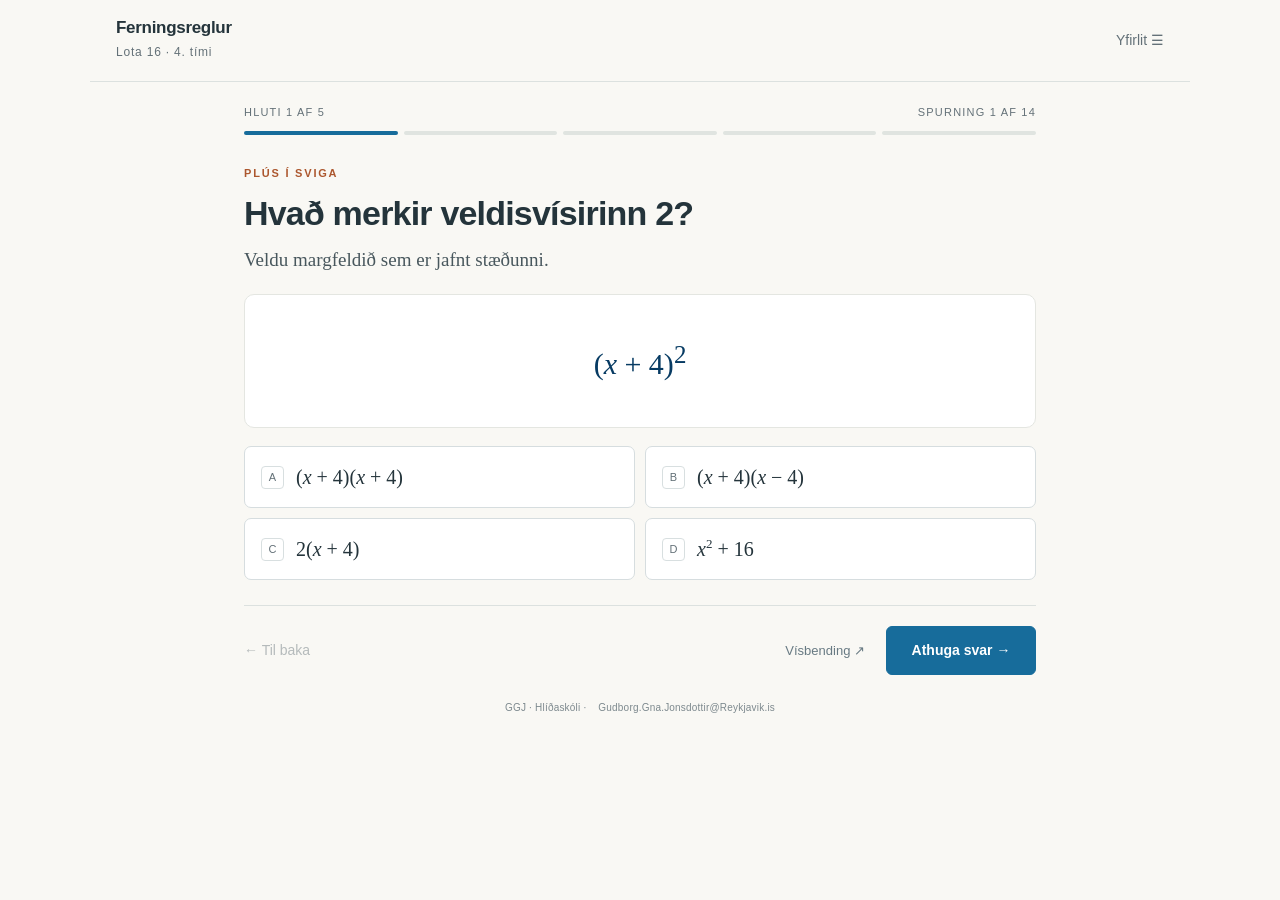
<file: aefingar/timi-4/index.html>
<!doctype html>
<html lang="is"><head><meta charset="utf-8"><meta name="viewport" content="width=device-width,initial-scale=1"><title>Lota 16 · 4. tími · Ferningsreglur</title><style>html,body{margin:0;padding:0;background:#f9f8f4}body{display:flow-root}</style></head><body>
<style>
#ggj-lota16-timi4 *{box-sizing:border-box}#ggj-lota16-timi4{--paper:#f9f8f4;--ink:#24343b;--muted:#647178;--line:#dce1df;--blue:#176c9b;--blue-pale:#eaf3f8;--orange:#ac572e;--green:#286751;--green-pale:#edf5ed}#ggj-lota16-timi4{margin:0;background:var(--paper);color:var(--ink);font:16px/1.5 "Aptos","Segoe UI",sans-serif}#ggj-lota16-timi4 button,#ggj-lota16-timi4 input{font:inherit}#ggj-lota16-timi4 button{cursor:pointer}#ggj-lota16-timi4 button:disabled{cursor:default;opacity:.45}#ggj-lota16-timi4 button:focus-visible,#ggj-lota16-timi4 input:focus-visible,#ggj-lota16-timi4 [role=button]:focus-visible{outline:3px solid #ba662e;outline-offset:4px}#ggj-lota16-timi4 button{transition:background .15s,border-color .15s}#ggj-lota16-timi4 .top{height:94px;max-width:1100px;margin:auto;padding:0 36px;display:flex;align-items:center;justify-content:space-between;border-bottom:1px solid var(--line)}#ggj-lota16-timi4 .brand{display:flex;align-items:center;gap:13px}#ggj-lota16-timi4 .brand strong{display:block;font-size:17px;font-weight:650;letter-spacing:-.3px}#ggj-lota16-timi4 .brand span{font-size:12px;color:var(--muted);letter-spacing:.8px}#ggj-lota16-timi4 button.quiet{border:0;background:transparent;color:var(--muted);padding:10px 0;font-size:14px}#ggj-lota16-timi4 .quiet span{margin-left:12px}#ggj-lota16-timi4 .quiet:hover{color:var(--ink)}#ggj-lota16-timi4 main{max-width:860px;margin:0 auto;padding:25px 34px 12px}#ggj-lota16-timi4 .progress-row{display:flex;justify-content:space-between;font-size:11px;letter-spacing:1.2px;text-transform:uppercase;color:var(--muted);margin:0 0 10px}#ggj-lota16-timi4 .progress{display:flex;gap:6px}#ggj-lota16-timi4 .progress i{height:4px;flex:1;background:#e0e4e0;border-radius:3px}#ggj-lota16-timi4 .progress i.done{background:#588b73}#ggj-lota16-timi4 .progress i.current{background:var(--blue)}#ggj-lota16-timi4 #exercise{padding-top:30px}#ggj-lota16-timi4 h1{font-size:clamp(25px,3vw,34px);line-height:1.2;letter-spacing:-.8px;font-weight:650;margin:0 0 12px}#ggj-lota16-timi4 h2{font-size:23px;line-height:1.3;letter-spacing:-.4px;margin:0}#ggj-lota16-timi4 .eyebrow{font-size:11px;color:var(--orange);text-transform:uppercase;letter-spacing:1.8px;font-weight:650;margin-bottom:12px}#ggj-lota16-timi4 .intro{font:19px/1.5 Cambria,Georgia,serif;margin:0;max-width:700px;color:#48575d}#ggj-lota16-timi4 .board{margin:20px 0 18px;min-height:260px;background:#fff;border:1px solid #e4e6e1;border-radius:10px;display:flex;align-items:center;justify-content:center;position:relative;overflow:hidden}#ggj-lota16-timi4 .board svg{width:100%;max-width:520px;max-height:310px;display:block}#ggj-lota16-timi4 .board-note{position:absolute;bottom:10px;left:16px;font-size:11px;color:#7b8589}#ggj-lota16-timi4 .figure-label{font:18px Cambria,Georgia,serif;fill:#263941;paint-order:stroke;stroke:white;stroke-width:5;stroke-linejoin:round}#ggj-lota16-timi4 .vertex-label{font-size:14px;font-style:italic;fill:#5c6b71;paint-order:stroke;stroke:#fff;stroke-width:4}#ggj-lota16-timi4 .edge-hit{cursor:pointer}#ggj-lota16-timi4 .edge-hit:focus-visible{outline:none}#ggj-lota16-timi4 .edge-hit:focus-visible .edge{stroke:var(--orange);stroke-width:6}#ggj-lota16-timi4 .edge{stroke:#425963;stroke-width:2.5;fill:none;stroke-linecap:round;transition:stroke .2s}#ggj-lota16-timi4 .edge.selected{stroke:var(--blue);stroke-width:5}#ggj-lota16-timi4 .edge-hit:hover .edge{stroke:var(--blue)}#ggj-lota16-timi4 .point-button{cursor:pointer}#ggj-lota16-timi4 .point-button circle{fill:#fff;stroke:#526d78;stroke-width:2}#ggj-lota16-timi4 .point-button.selected circle{fill:var(--blue);stroke:var(--blue)}#ggj-lota16-timi4 .choices{display:grid;grid-template-columns:repeat(2,minmax(0,1fr));gap:10px}#ggj-lota16-timi4 .choice{padding:14px 16px;border:1px solid #d6dddf;border-radius:7px;background:#fff;text-align:left;display:flex;align-items:center;gap:12px;color:var(--ink);min-height:57px}#ggj-lota16-timi4 .choice:hover{border-color:#91acba;background:#f4f8fa}#ggj-lota16-timi4 .choice.selected{border-color:var(--blue);background:var(--blue-pale);box-shadow:inset 0 0 0 1px var(--blue)}#ggj-lota16-timi4 .choice.correct{border-color:var(--green);background:var(--green-pale)}#ggj-lota16-timi4 .choice .letter{border:1px solid #d8dfe0;border-radius:4px;width:23px;height:23px;display:inline-flex;align-items:center;justify-content:center;font:11px "Segoe UI",sans-serif;color:var(--muted);flex-shrink:0}#ggj-lota16-timi4 .choice .math{font:21px Cambria,Georgia,serif}#ggj-lota16-timi4 .choice .math sup{font-size:13px}#ggj-lota16-timi4 .input-row{display:flex;align-items:center;gap:12px;justify-content:center;padding:7px}#ggj-lota16-timi4 .input-row label{font:26px Cambria,Georgia,serif}#ggj-lota16-timi4 .input-row input{width:154px;padding:13px;text-align:center;border:1.5px solid #abb9bf;border-radius:7px;background:#fff;font:26px Cambria,Georgia,serif;color:var(--ink)}#ggj-lota16-timi4 .input-row input:focus{border-color:var(--blue)}#ggj-lota16-timi4 .input-row .unit{font:22px Cambria,Georgia,serif}#ggj-lota16-timi4 .input-help{text-align:center;font-size:12px;color:var(--muted);margin:8px 0 0}#ggj-lota16-timi4 .feedback,#ggj-lota16-timi4 .hint-box{padding:14px 18px;border-radius:6px;font-size:15px;line-height:1.55;margin-top:16px}#ggj-lota16-timi4 .feedback{background:#fcf0e5;border-left:3px solid #c47b43}#ggj-lota16-timi4 .feedback.success{background:#eef5ed;border-left-color:var(--green)}#ggj-lota16-timi4 .feedback strong{display:block;margin-bottom:3px;color:var(--ink)}#ggj-lota16-timi4 .hint-box{background:#edf3f6;border-left:3px solid #98b5c5}#ggj-lota16-timi4 .hint-box strong{font-size:12px;letter-spacing:.4px;text-transform:uppercase;display:block;margin-bottom:4px}#ggj-lota16-timi4 .bottom{display:flex;justify-content:space-between;align-items:center;margin-top:25px;padding-top:20px;border-top:1px solid var(--line);gap:10px}#ggj-lota16-timi4 .actions{display:flex;gap:13px;align-items:center}#ggj-lota16-timi4 .primary{background:#264d60;color:#fff;border:1px solid #264d60;border-radius:6px;padding:13px 22px;font-size:14px;font-weight:600;min-width:150px}#ggj-lota16-timi4 .primary:hover{background:#173d50}#ggj-lota16-timi4 .primary span{margin-left:16px}#ggj-lota16-timi4 .hint-button{border:0;background:transparent;color:#687a83;font-size:13px;padding:12px 8px}#ggj-lota16-timi4 .hint-button:hover{color:var(--blue)}#ggj-lota16-timi4 .hint-button span{margin-left:5px}#ggj-lota16-timi4 .footnote{text-align:center;font-size:10px;color:#7d898e;margin:25px 0 8px;letter-spacing:.2px}#ggj-lota16-timi4 .footnote span{margin-left:9px}#ggj-lota16-timi4 dialog{border:1px solid #dce1df;border-radius:12px;max-width:530px;width:calc(100% - 32px);padding:26px;background:var(--paper);color:var(--ink);box-shadow:0 15px 65px #23374125}#ggj-lota16-timi4 dialog::backdrop{background:#20343f55}#ggj-lota16-timi4 .dialog-head{display:flex;justify-content:space-between;align-items:center}#ggj-lota16-timi4 .icon-button{border:0;background:transparent;font-size:27px;color:var(--muted)}#ggj-lota16-timi4 .muted{color:var(--muted);font-size:14px}#ggj-lota16-timi4 .outline-item{width:100%;border:0;border-top:1px solid var(--line);background:transparent;padding:12px 5px;display:flex;gap:14px;text-align:left;align-items:center;color:var(--ink)}#ggj-lota16-timi4 .outline-item:hover{background:#e9f0f0}#ggj-lota16-timi4 .outline-item span{width:23px;color:var(--blue)}#ggj-lota16-timi4 .outline-item small{margin-left:auto;font-size:11px;color:var(--green)}#ggj-lota16-timi4 .storage-note{font-size:11px;color:var(--muted);margin:20px 0 0}#ggj-lota16-timi4 .triple{display:flex;justify-content:center;gap:20px;flex-wrap:wrap;padding:40px}#ggj-lota16-timi4 .triple span{display:block;text-align:center;font:39px Cambria,Georgia,serif;border-bottom:2px solid #d9e6eb;padding:20px 20px 13px}#ggj-lota16-timi4 .triple small{display:block;font:12px "Segoe UI",sans-serif;color:var(--muted);margin:9px 0 0}#ggj-lota16-timi4 .mini-equation{font:25px Cambria,Georgia,serif;text-align:center;padding:0 20px 30px;color:var(--blue)}#ggj-lota16-timi4 .number-board{display:block;width:100%}#ggj-lota16-timi4 .rotate-badge{position:absolute;top:15px;right:15px;font-size:11px;color:var(--blue);background:var(--blue-pale);padding:5px 9px;border-radius:4px}#ggj-lota16-timi4 .summary{text-align:center;padding:28px 0}#ggj-lota16-timi4 .summary .seal{display:inline-flex;align-items:center;justify-content:center;border:1px solid #97b8a6;color:var(--green);border-radius:50%;width:65px;height:65px;font-size:31px;margin-bottom:24px}#ggj-lota16-timi4 .summary .intro{margin:auto}#ggj-lota16-timi4 .summary-list{max-width:440px;margin:25px auto;text-align:left;list-style:none;padding:0}#ggj-lota16-timi4 .summary-list li{padding:9px 0;border-bottom:1px solid var(--line);font-size:15px}#ggj-lota16-timi4 .summary-list li:before{content:'✓';color:var(--green);margin-right:14px}#ggj-lota16-timi4 .summary .primary{margin:15px}#ggj-lota16-timi4 .callout{font-size:13px;color:var(--muted);text-align:center;margin:12px 0}#ggj-lota16-timi4 .sr-only{position:absolute;width:1px;height:1px;padding:0;margin:-1px;overflow:hidden;clip:rect(0,0,0,0);white-space:nowrap;border:0}@media(max-width:600px){#ggj-lota16-timi4 .top{height:78px;padding:0 18px}#ggj-lota16-timi4 .brand strong{font-size:15px}#ggj-lota16-timi4 .brand svg{width:27px}#ggj-lota16-timi4 main{padding:20px 18px 10px}#ggj-lota16-timi4 #exercise{padding-top:23px}#ggj-lota16-timi4 .intro{font-size:18px}#ggj-lota16-timi4 .board{margin-top:18px;min-height:225px}#ggj-lota16-timi4 .board svg{max-height:265px}#ggj-lota16-timi4 .choices{gap:8px}#ggj-lota16-timi4 .choice{padding:12px 10px;font-size:14px;gap:8px}#ggj-lota16-timi4 .choice .math{font-size:19px}#ggj-lota16-timi4 .bottom{margin-top:20px}#ggj-lota16-timi4 .actions{gap:5px}#ggj-lota16-timi4 .primary{padding:12px 14px;min-width:125px}#ggj-lota16-timi4 .primary span{margin-left:6px}#ggj-lota16-timi4 .hint-button{font-size:12px;padding:9px 4px}#ggj-lota16-timi4 .triple{gap:5px;padding:25px 10px}#ggj-lota16-timi4 .triple span{font-size:30px;padding:14px}#ggj-lota16-timi4 .footnote span{display:block;margin:2px 0 0}}@media(prefers-reduced-motion:reduce){#ggj-lota16-timi4 *{transition:none!important;animation:none!important}}
#ggj-lota16-timi4{background:#f9f8f4;color:#24343b;font:16px/1.5 Aptos,"Segoe UI",sans-serif;min-width:0;overflow-wrap:break-word}
#ggj-lota16-timi4 .top{height:auto;min-height:82px;padding:16px 26px;gap:14px}
#ggj-lota16-timi4 .brand strong{line-height:1.2}
#ggj-lota16-timi4 main{padding-top:22px}
#ggj-lota16-timi4 .board.algebra-board{min-height:134px;padding:20px 22px}
#ggj-lota16-timi4 .board.figure-board{min-height:190px}
#ggj-lota16-timi4 .equation{font:clamp(22px,4.6vw,30px)/1.65 Cambria,Georgia,serif;color:#073b63;max-width:100%;text-align:center}
#ggj-lota16-timi4 .word-board{font:21px/1.65 Cambria,Georgia,serif;max-width:640px;width:100%}
#ggj-lota16-timi4 .math{font-family:Cambria,Georgia,serif}
#ggj-lota16-timi4 .math i,#ggj-lota16-timi4 .equation i,#ggj-lota16-timi4 .math-steps i{font-style:italic}
#ggj-lota16-timi4 .choice{min-height:62px}
#ggj-lota16-timi4 .choice .math{font-size:20px;line-height:1.5}
#ggj-lota16-timi4 .math-steps{font:20px/1.8 Cambria,Georgia,serif;color:#073b63;margin:8px 0}
#ggj-lota16-timi4 .math-steps>div{min-height:1.8em}
#ggj-lota16-timi4 .fraction{display:inline-flex;flex-direction:column;vertical-align:middle;text-align:center;line-height:1.4;margin:0 .18em}
#ggj-lota16-timi4 .fraction>span{display:block;padding:0 .24em}
#ggj-lota16-timi4 .fraction>span:first-child{border-bottom:1.4px solid currentColor}
#ggj-lota16-timi4 .answer-field>label{display:block;text-align:center;font:19px Cambria,Georgia,serif;margin-bottom:5px}
#ggj-lota16-timi4 .input-row input{max-width:100%;width:180px}
#ggj-lota16-timi4 .hint-box p,#ggj-lota16-timi4 .feedback p{margin:8px 0 0}
#ggj-lota16-timi4 .summary-list li{display:flex;justify-content:space-between;gap:8px}
#ggj-lota16-timi4 .summary-list li:before{content:none}
#ggj-lota16-timi4 .summary-list li.finished span{color:#286751}
#ggj-lota16-timi4 .summary-list li.unfinished span{color:#647178}
#ggj-lota16-timi4 .primary{background:#176c9b;border-color:#176c9b}
#ggj-lota16-timi4 .primary:hover{background:#11567e}
#ggj-lota16-timi4 .svg-note{font:13px Aptos,"Segoe UI",sans-serif;fill:#647178}
#ggj-lota16-timi4 .figure-label{font-size:22px}
#ggj-lota16-timi4 dialog{max-height:85vh;overflow:auto}
#ggj-lota16-timi4 [hidden]{display:none!important}
@media(max-width:540px){
#ggj-lota16-timi4 .choices{grid-template-columns:1fr}
#ggj-lota16-timi4 .top{padding:15px 18px}
#ggj-lota16-timi4 .board.algebra-board{min-height:110px;padding:15px}
#ggj-lota16-timi4 .word-board{font-size:19px}
#ggj-lota16-timi4 .bottom{flex-wrap:wrap}
#ggj-lota16-timi4 .actions{flex:1;justify-content:flex-end;flex-wrap:wrap}
#ggj-lota16-timi4 .math-steps{font-size:18px}
#ggj-lota16-timi4 .progress-row{font-size:10px;letter-spacing:.6px}
#ggj-lota16-timi4 .outline-item{gap:8px;font-size:14px}
#ggj-lota16-timi4 .outline-item small{white-space:nowrap}
}

#ggj-lota16-timi4 .choice .math{min-width:0;overflow-wrap:anywhere}#ggj-lota16-timi4 .footnote{overflow-wrap:anywhere}@media print{#ggj-lota16-timi4 .footnote{color:#777;font-size:9pt}}
#ggj-lota16-timi4 .equation{overflow-wrap:anywhere}#ggj-lota16-timi4 .math-steps{overflow-wrap:anywhere}#ggj-lota16-timi4 .fraction{white-space:nowrap}
</style>

<div id="ggj-lota16-timi4" lang="is">
<header class="top"><div class="brand"><div><strong>Ferningsreglur</strong><span>Lota 16 · 4. tími</span></div></div><button type="button" class="quiet" id="outline">Yfirlit ☰</button></header>
<main>
<div class="progress-row"><span id="stepcount"></span><span id="subcount"></span></div>
<div id="progress" class="progress" role="progressbar" aria-label="Framvinda" aria-valuemin="0"></div>
<section id="exercise" aria-labelledby="heading"><h1 id="heading">Ferningsreglur</h1><p class="intro">Æfingin hleðst hér. Ef hún birtist ekki skaltu opna síðuna aftur.</p></section>
<div id="feedback" aria-live="polite" aria-atomic="true"></div><div id="hints" aria-live="polite" aria-atomic="true"></div>
<div class="bottom"><button type="button" id="back" class="quiet">← Til baka</button><div class="actions"><button type="button" id="hint" class="hint-button">Vísbending ↗</button><button type="button" id="check" class="primary">Athuga svar →</button></div></div>
<p class="footnote">GGJ · Hlíðaskóli · <span>Gudborg.Gna.Jonsdottir@Reykjavik.is</span></p>
<noscript><p>Kveikt þarf að vera á JavaScript til að svara æfingunni.</p></noscript>
</main>
<dialog id="outlineDialog" aria-labelledby="outlineTitle"><div class="dialog-head"><h2 id="outlineTitle">Æfingin þín</h2><button type="button" id="closeDialog" class="icon-button" aria-label="Loka yfirliti">×</button></div><p class="muted">Veldu hluta til að halda áfram eða skoða aftur.</p><div id="outlineItems"></div><p id="storageNote" class="storage-note"></p></dialog>
</div>
<script>
(function(){'use strict';

const VERSION=1,KEY='ggj-lota16-timi04-aefing-v1';
const GROUPS=['Plús í sviga','Mínus í sviga','Tveir bókstafir','Stuðlar og röð','Tugabrot og brot'];
const fmt=n=>String(Math.round(n*1e10)/1e10).replace('.',',').replace(/-/g,'−');
const v=s=>'<i>'+s+'</i>';
const pow=s=>v(s)+'<sup>2</sup>';
function poly(terms){let out='';for(const [n,s] of terms){if(!n)continue;let a=Math.abs(n),body=(a===1&&s?'':fmt(a))+s;out+=(out?(n<0?' − ':' + '):(n<0?'−':''))+body;}return out||'0';}
const PX=(a,b,c=0)=>poly([[a,pow('x')],[b,v('x')],[c,'']]);
const LX=(a,b)=>poly([[a,v('x')],[b,'']]);
const frac=(a,b)=>'<span class="fraction"><span>'+a+'</span><span>'+b+'</span></span>';
const eqs=(start,...lines)=>'<div class="math-steps"><div>'+start+'</div>'+lines.map(s=>'<div>= '+s+'</div>').join('')+'</div>';
function build(seed=0){
 const p=seed%2===0?
 {positive:4,scaledPlus:[3,2],negative:6,scaledMinus:[4,3],constant:7,two:[2,3],coefficient:[4,5],reversed:[3,7],largeMinus:[2,8],decimal:[3,0.4],fraction:[2,5],reverseFraction:[3,5,2]}:
 {positive:6,scaledPlus:[2,7],negative:7,scaledMinus:[2,5],constant:8,two:[4,3],coefficient:[6,3],reversed:[4,6],largeMinus:[4,7],decimal:[2,0.3],fraction:[3,4],reverseFraction:[2,7,3]};
 const qs=[];
 const mc=(group,title,intro,board,options,hints,explain,wrong)=>{
  const offset=(qs.length+seed)%options.length;
  const rotated=options.map((html,i)=>({html,correct:i===0}));
  for(let k=0;k<offset;k++)rotated.push(rotated.shift());
  qs.push({group,title,intro,board,type:'choice',options:rotated.map(o=>o.html),correct:rotated.findIndex(o=>o.correct),hints,explain,wrong});
 };
 const num=(group,title,intro,board,answer,label,hints,explain)=>
  qs.push({group,title,intro,board,type:'number',answer,label,unit:'',hints,explain});
 const P=(a,b,c,letter='x')=>poly([[a,pow(letter)],[b,v(letter)],[c,'']]);
 const L=(a,b,letter='x')=>poly([[a,v(letter)],[b,'']]);
 const bracket=s=>'('+s+')';
 const square=s=>bracket(s)+'<sup>2</sup>';
 const double=(a,b,c)=>poly([[a,pow('y')],[b,v('y')+v('z')],[c,pow('z')]]);
 const gcd=(a,b)=>b?gcd(b,a%b):a;
 const F=(n,d)=>{const g=gcd(n,d);return d/g===1?fmt(n/g):frac(n/g,d/g);};
 let a,b,c,board,answer,inside;

 a=p.positive;inside=L(1,a);board=square(inside);
 mc(0,'Hvað merkir veldisvísirinn 2?','Veldu margfeldið sem er jafnt stæðunni.',board,
  [bracket(inside)+bracket(inside),bracket(inside)+bracket(L(1,-a)),'2'+bracket(inside),P(1,0,a*a)],
  ['Veldisvísirinn 2 merkir að öll stæðan í sviganum margfaldast með sjálfri sér.',
   'Skrifaðu sömu stæðuna tvisvar, með plúsmerki í báðum svigum.'],
  eqs(board,bracket(inside)+bracket(inside))+'<p>Veldið á við allan svigann, ekki aðeins bókstafinn.</p>',
  'Stæðan í sviganum þarf að margfaldast með sjálfri sér. Að tvöfalda stæðuna eða skipta um formerki gefur annað.');
 mc(0,'Ekki gleyma miðliðnum','Margfaldaðu sömu stæðu með sjálfri sér og dragðu saman líka liði.',board,
  [P(1,2*a,a*a),P(1,0,a*a),P(1,a,a*a),P(1,2*a,2*a)],
  ['Fyrri ferningsreglan er (A + B)² = A² + 2AB + B².',
   'Miðliðurinn er 2 · '+v('x')+' · '+fmt(a)+'. Hann kemur úr tveimur eins margfeldum.'],
  eqs(board,poly([[1,pow('x')],[a,v('x')],[a,v('x')],[a*a,'']]),P(1,2*a,a*a)),
  'Miðliðurinn er tvöfalt margfeldi liðanna. Fastaliðurinn er ferningur tölunnar í sviganum.');
 [a,b]=p.scaledPlus;board=square(L(a,b));answer=2*a*b;
 num(0,'Reiknaðu miðliðinn','Notaðu fyrri ferningsregluna og finndu stuðulinn k.',
  board+' = '+fmt(a*a)+pow('x')+' + '+v('k')+v('x')+' + '+fmt(b*b),answer,'k =',
  ['Miðliðurinn er 2 sinnum fyrri liðurinn sinnum síðari liðurinn.',
   'Reiknaðu 2 · '+fmt(a)+' · '+fmt(b)+'. Bókstafurinn x fylgir stuðlinum.'],
  eqs(board,square(fmt(a)+v('x'))+' + 2 · '+fmt(a)+v('x')+' · '+fmt(b)+' + '+fmt(b)+'<sup>2</sup>',P(a*a,answer,b*b))+'<p>'+v('k')+' = '+fmt(answer)+'.</p>');

 a=p.negative;board=square(L(1,-a));
 mc(1,'Mínus í sviga','Notaðu seinni ferningsregluna.',board,
  [P(1,-2*a,a*a),P(1,-2*a,-a*a),P(1,0,-a*a),P(1,2*a,a*a)],
  ['Seinni ferningsreglan er (A − B)² = A² − 2AB + B².',
   'Stuðull miðliðarins er neikvæður. Fastaliðurinn er jákvæður því ('+fmt(-a)+') · ('+fmt(-a)+') er jákvætt.'],
  eqs(board,bracket(L(1,-a))+bracket(L(1,-a)),P(1,-2*a,a*a)),
  'Notaðu alla þrjá liði seinni ferningsreglunnar: A² − 2AB + B².');
 [a,b]=p.scaledMinus;board=square(L(a,-b));answer=-2*a*b;
 num(1,'Neikvæður stuðull','Finndu stuðulinn k, með réttu formerki.',
  board+' = '+fmt(a*a)+pow('x')+' + '+v('k')+v('x')+' + '+fmt(b*b),answer,'k =',
  ['Miðliðurinn er −2 sinnum fyrri liðurinn sinnum jákvæðu töluna í síðari liðnum.',
   'Reiknaðu −2 · '+fmt(a)+' · '+fmt(b)+'. Hér á k að vera neikvætt.'],
  eqs(board,square(fmt(a)+v('x'))+' − 2 · '+fmt(a)+v('x')+' · '+fmt(b)+' + '+fmt(b)+'<sup>2</sup>',P(a*a,answer,b*b))+'<p>'+v('k')+' = '+fmt(answer)+'.</p>');
 a=p.constant;board=square(L(1,-a,'b'));answer=a*a;
 num(1,'Formerki síðasta liðar','Hvaða fastaliður k fæst þegar þú leysir upp svigann?',
  board+' = '+pow('b')+' − '+fmt(2*a)+v('b')+' + '+v('k'),answer,'k =',
  ['Síðasti liðurinn fæst úr neikvæðu tölunni margfaldaðri með sjálfri sér.',
   'Reiknaðu ('+fmt(-a)+') · ('+fmt(-a)+'). Mínus sinnum mínus gefur plús.'],
  eqs(board,bracket(L(1,-a,'b'))+bracket(L(1,-a,'b')),P(1,-2*a,answer,'b'))+'<p>'+v('k')+' = '+fmt(answer)+'.</p>');

 [a,b]=p.two;inside=poly([[a,v('y')],[b,v('z')]]);board=square(inside);
 mc(2,'Miðliður með yz','Notaðu ferningsreglu og einfaldaðu.',board,
  [double(a*a,2*a*b,b*b),double(a*a,0,b*b),double(a*a,a*b,b*b),double(a,2*a*b,b)],
  ['Notaðu fyrri ferningsregluna með A = '+fmt(a)+'y og B = '+fmt(b)+'z.',
   'Miðliðurinn er 2 · '+fmt(a)+v('y')+' · '+fmt(b)+v('z')+'. Margfeldið y · z verður yz.'],
  eqs(board,square(fmt(a)+v('y'))+' + 2 · '+fmt(a)+v('y')+' · '+fmt(b)+v('z')+' + '+square(fmt(b)+v('z')),double(a*a,2*a*b,b*b)),
  'Bæði y-liðurinn og z-liðurinn fara í annað veldi. Á milli kemur tvöfalt margfeldi þeirra.');
 inside=poly([[a,v('y')],[-b,v('z')]]);board=square(inside);
 mc(2,'Sömu liðir með mínus','Notaðu seinni ferningsregluna. Athugaðu hvað breytist frá fyrri ferningsreglunni.',board,
  [double(a*a,-2*a*b,b*b),double(a*a,-2*a*b,-b*b),double(a*a,2*a*b,b*b),double(a*a,0,-b*b)],
  ['Í seinni ferningsreglunni er mínusmerki fyrir framan tvöfalda margfeldið: A² − 2AB + B².',
   'Miðliðurinn er −2 · '+fmt(a)+v('y')+' · '+fmt(b)+v('z')+'. Síðasti liðurinn er '+square(fmt(b)+v('z'))+'.'],
  eqs(board,square(fmt(a)+v('y'))+' − 2 · '+fmt(a)+v('y')+' · '+fmt(b)+v('z')+' + '+square(fmt(b)+v('z')),double(a*a,-2*a*b,b*b)),
  'Miðliðurinn fær mínusmerki fyrir framan stuðulinn. Plúsmerki er fyrir framan ferning síðari liðarins.');

 [a,b]=p.coefficient;board=square(L(a,b));answer=a*a;
 num(3,'Stuðullinn fer líka í annað veldi','Hvaða stuðull k stendur við x²?',
  board+' = '+v('k')+pow('x')+' + '+fmt(2*a*b)+v('x')+' + '+fmt(b*b),answer,'k =',
  ['Fyrsti liðurinn er allur bókstafsliðurinn í öðru veldi.',
   square(fmt(a)+v('x'))+' = '+fmt(a)+' · '+fmt(a)+' · '+v('x')+' · '+v('x')+'.'],
  eqs(board,square(fmt(a)+v('x'))+' + 2 · '+fmt(a)+v('x')+' · '+fmt(b)+' + '+fmt(b)+'<sup>2</sup>',P(a*a,2*a*b,b*b))+'<p>'+v('k')+' = '+fmt(answer)+'.</p>');
 [a,b]=p.reversed;board=square(poly([[b,''],[a,v('x')]]));
 mc(3,'Talan kemur á undan','Leystu upp og skrifaðu stæðuna með x²-liðinn fyrst.',board,
  [P(a*a,2*a*b,b*b),P(a*a,a*b,b*b),P(a*a,2*a*b,b),P(a*a,0,b*b)],
  ['Þú mátt víxla liðum í samlagningu: '+fmt(b)+' + '+fmt(a)+v('x')+' = '+L(a,b)+'.',
   'Miðliðurinn er 2 · '+fmt(b)+' · '+fmt(a)+v('x')+'. Röðin í margfölduninni breytir ekki svarinu.'],
  eqs(board,square(L(a,b)),P(a*a,2*a*b,b*b)),
  'Notaðu alla þrjá liði ferningsreglunnar, þótt talan sé fyrst í sviganum.');
 [a,b]=p.largeMinus;board=square(L(a,-b,'a'));
 mc(3,'Stuðlar og frádráttur','Leystu upp og einfaldaðu.',board,
  [P(a*a,-2*a*b,b*b,'a'),P(a,-2*a*b,b*b,'a'),P(a*a,-a*b,b*b,'a'),P(a*a,-2*a*b,-b*b,'a')],
  ['Notaðu A² − 2AB + B² með A = '+fmt(a)+'a og B = '+fmt(b)+'.',
   'Reiknaðu tölurnar í liðunum þremur: '+fmt(a)+'², −2 · '+fmt(a)+' · '+fmt(b)+' og '+fmt(b)+'².'],
  eqs(board,square(fmt(a)+v('a'))+' − 2 · '+fmt(a)+v('a')+' · '+fmt(b)+' + '+fmt(b)+'<sup>2</sup>',P(a*a,-2*a*b,b*b,'a')),
  'Mundu að tvöfalda margfeldið í miðliðnum og setja hvorn lið svigans í annað veldi.');

 [a,b]=p.decimal;board=square(L(a,-b,'y'));
 mc(4,'Ferningsregla með tugabroti','Leystu upp og gefðu svarið með tugabrotum.',board,
  [P(a*a,-2*a*b,b*b,'y'),P(a*a,-2*a*b,-b*b,'y'),P(a*a,-a*b,b*b,'y'),P(a*a,-2*a*b,2*b,'y')],
  ['Sama regla gildir með tugabrotum: A² − 2AB + B².',
   'Miðliðurinn fæst úr −2 · '+fmt(a)+' · '+fmt(b)+'. Fastaliðurinn fæst úr '+fmt(b)+' · '+fmt(b)+'.'],
  eqs(board,square(fmt(a)+v('y'))+' − 2 · '+fmt(a)+v('y')+' · '+fmt(b)+' + '+fmt(b)+'<sup>2</sup>',P(a*a,-2*a*b,b*b,'y')),
  'Tugabrotið þarf að margfaldast með sjálfu sér í síðasta liðnum. Miðliðurinn er tvöfalt margfeldi með mínus.');
 [a,b]=p.fraction;const f=F(a,b);board=square(v('a')+' − '+f);
 const rational=(mid,constantSign=1)=>pow('a')+' − '+mid+v('a')+(constantSign===1?' + ':' − ')+F(a*a,b*b);
 mc(4,'Almennt brot í sviga','Leystu upp og haltu almennum brotum í svarinu.',board,
  [rational(F(2*a,b)),rational(F(a,b)),rational(F(2*a,b),-1),pow('a')+' − '+F(2*a,b)+v('a')+' + '+F(a*a,b)],
  ['Miðliðurinn er −2 sinnum a sinnum brotið.',
   'Í síðasta liðnum fara bæði teljari og nefnari í annað veldi. Styttu brotin ef hægt er.'],
  eqs(board,pow('a')+' − 2 · '+v('a')+' · '+f+' + '+square(f),rational(F(2*a,b))),
  'Mundu bæði að tvöfalda brotið í miðliðnum og setja teljara og nefnara í annað veldi í síðasta liðnum.');
 [a,b,c]=p.reverseFraction;const fRev=F(a,b),fConst=F(a*a,b*b),fMid=F(2*a*c,b);
 board=square(fRev+' − '+fmt(c)+v('a'));
 const base=fmt(c*c)+pow('a');
 mc(4,'Brotið kemur á undan mínusnum','Leystu upp og skrifaðu a²-liðinn fyrst. Gefðu svarið með almennum brotum.',board,
  [base+' − '+fMid+v('a')+' + '+fConst,base+' + '+fMid+v('a')+' + '+fConst,base+' − '+F(a*c,b)+v('a')+' + '+fConst,base+' − '+fMid+v('a')+' − '+fConst],
  ['Notaðu (A − B)² með A jafnt brotinu og B = '+fmt(c)+'a.',
   'Liðirnir verða '+square(fRev)+', −2 · '+fRev+' · '+fmt(c)+v('a')+' og '+square(fmt(c)+v('a'))+'. Raðaðu þeim síðan.'],
  eqs(board,square(fRev)+' − 2 · '+fRev+' · '+fmt(c)+v('a')+' + '+square(fmt(c)+v('a')),base+' − '+fMid+v('a')+' + '+fConst),
  'Stuðull miðliðarins er neikvæður. Plúsmerki eru fyrir framan ferningsliðina. Röð liðanna breytir ekki formerkjunum.');
 return {questions:qs,parameters:p};
}
function parseNumber(value){
 const clean=String(value).trim().replace(/[−–]/g,'-').replace(/\s+/g,'').replace(/,/g,'.');
 const pattern=/^[+-]?(?:\d+(?:\.\d*)?|\.\d+)$/;
 if(!clean)return null;
 const bits=clean.split('/');
 if(bits.length>2||!bits.every(b=>pattern.test(b)))return null;
 const nums=bits.map(Number);
 if(nums.some(n=>!Number.isFinite(n))||(bits.length===2&&nums[1]===0))return null;
 return bits.length===2?nums[0]/nums[1]:nums[0];
}
function isCorrect(q,record){
 if(q.type==='choice')return record.choice===q.correct;
 const n=parseNumber(record.answer);return n!==null&&Math.abs(n-q.answer)<1e-9;
}
const cleanRecord=()=>({choice:null,answer:'',done:false,hints:0,attempts:0});
const cleanState=(seed=0)=>({version:VERSION,seed:seed%2,cursor:0,records:build(seed).questions.map(cleanRecord)});
function validState(s){
 const integer=(x,a,b)=>Number.isSafeInteger(x)&&x>=a&&x<=b;
 if(!s||s.version!==VERSION||!integer(s.seed,0,1))return false;
 const qs=build(s.seed).questions;
 if(!integer(s.cursor,0,qs.length)||!Array.isArray(s.records)||s.records.length!==qs.length)return false;
 return s.records.every((r,i)=>r&&typeof r==='object'&&(r.choice===null||integer(r.choice,0,(qs[i].options?.length??0)-1))&&typeof r.answer==='string'&&r.answer.length<=80&&typeof r.done==='boolean'&&integer(r.hints,0,qs[i].hints.length)&&integer(r.attempts,0,1000000)&&(!r.done||isCorrect(qs[i],r)));
}

const root=document.getElementById('ggj-lota16-timi4');
const $=id=>root.querySelector('#'+id);
const escape=s=>String(s).replace(/[&<>"']/g,c=>({'&':'&amp;','<':'&lt;','>':'&gt;','"':'&quot;',"'":'&#39;'}[c]));
let storageWorks=true,state,notice='';
let stored=null;
try{stored=localStorage.getItem(KEY);}catch{storageWorks=false;}
try{state=JSON.parse(stored);if(!validState(state))state=cleanState();}
catch{state=cleanState();}
let questions=build(state.seed).questions;
function save(){try{localStorage.setItem(KEY,JSON.stringify(state));}catch{storageWorks=false;}}
const storageText=()=>storageWorks?'Framvindan geymist í þessum vafra. Svör eru ekki send til kennara.':'Vafrinn leyfir ekki vistun. Framvindan helst meðan æfingin er opin.';
function groupIndices(g){return questions.map((q,i)=>q.group===g?i:-1).filter(i=>i>=0);}
function progress(){
 const total=state.records.filter(r=>r.done).length;
 const current=questions[state.cursor]?.group;
 $('progress').innerHTML=GROUPS.map((_,g)=>{const ids=groupIndices(g),done=ids.every(i=>state.records[i].done);return '<i class="'+(done?'done ':'')+(current===g?'current':'')+'"></i>';}).join('');
 $('progress').setAttribute('aria-valuenow',String(total));
 $('progress').setAttribute('aria-valuemax',String(questions.length));
 $('progress').setAttribute('aria-valuetext',total+' af '+questions.length+' spurningum lokið');
}
function feedback(q,r){
 $('feedback').innerHTML=r.done?'<div class="feedback success"><strong>Rétt hjá þér</strong>'+q.explain+'</div>':notice?'<div class="feedback"><strong>Skoðum þetta aðeins</strong>'+notice+'</div>':'';
 $('hints').innerHTML=r.hints?'<div class="hint-box"><strong>Vísbending'+(r.hints>1?'ar':'')+'</strong>'+q.hints.slice(0,r.hints).map(h=>'<p>'+h+'</p>').join('')+'</div>':'';
}
function render(focus=false){
 save();progress();
 if(state.cursor===questions.length){summary(focus);return;}
 const q=questions[state.cursor],r=state.records[state.cursor];
 $('stepcount').textContent='Hluti '+(q.group+1)+' af '+GROUPS.length;
 $('subcount').textContent='Spurning '+(state.cursor+1)+' af '+questions.length;
 const isFigure=q.board.startsWith('<svg'),isWords=q.board.startsWith('<div');
 let inputs='';
 if(q.type==='choice'){
 inputs='<div class="choices" role="group" aria-label="Svarmöguleikar">'+q.options.map((o,i)=>'<button type="button" class="choice '+(r.choice===i?'selected ':'')+(r.done&&r.choice===i?'correct':'')+'" data-choice="'+i+'" aria-pressed="'+(r.choice===i)+'" '+(r.done?'disabled':'')+'><span class="letter" aria-hidden="true">'+String.fromCharCode(65+i)+'</span><span class="math">'+o+'</span></button>').join('')+'</div>';
 }else{
 inputs='<div class="answer-field"><label for="answer">'+escape(q.label)+(q.unit?' ('+escape(q.unit)+')':'')+'</label><div class="input-row"><input id="answer" type="text" inputmode="text" maxlength="80" autocomplete="off" aria-describedby="input-help" value="'+escape(r.answer)+'" '+(r.done?'disabled':'')+'><span class="unit">'+escape(q.unit)+'</span></div><p id="input-help" class="input-help">Skrifaðu tölu eða almennt brot, til dæmis −1,5 eða −3/2. Þú mátt nota kommu eða punkt í tugabroti.</p></div>';
 }
 $('exercise').innerHTML='<div class="eyebrow">'+GROUPS[q.group]+'</div><h1 id="heading" tabindex="-1">'+q.title+'</h1><p class="intro">'+q.intro+'</p><div class="board '+(isFigure?'figure-board':'algebra-board')+'">'+(isFigure||isWords?q.board:'<div class="equation">'+q.board+'</div>')+'</div>'+inputs;
 $('back').disabled=state.cursor===0;
 $('hint').hidden=false;$('hint').disabled=r.done||r.hints>=q.hints.length;
 $('check').hidden=false;$('check').textContent=r.done?(state.cursor===questions.length-1?'Skoða yfirlit →':'Áfram →'):'Athuga svar →';
 feedback(q,r);
 root.querySelectorAll('[data-choice]').forEach(b=>b.onclick=()=>{
  if(r.done)return;
  r.choice=Number(b.dataset.choice);notice='';render();
  root.querySelector('[data-choice="'+r.choice+'"]')?.focus({preventScroll:true});
 });
 if($('answer')){
  $('answer').oninput=e=>{r.answer=e.target.value;notice='';$('feedback').innerHTML='';save();};
  $('answer').onkeydown=e=>{if(e.key==='Enter'){e.preventDefault();check();}};
 }
 if(focus)$('heading').focus({preventScroll:true});
}
function check(){
 if(state.cursor===questions.length)return;
 const q=questions[state.cursor],r=state.records[state.cursor];
 if(r.done){state.cursor++;notice='';render(true);return;}
 if(q.type==='choice'&&r.choice===null){notice='Veldu svarmöguleika fyrst.';feedback(q,r);return;}
 if(q.type==='number'&&parseNumber(r.answer)===null){notice='Skráðu tölu eða almennt brot í svarreitinn. Ef þú notar brot má nefnarinn ekki vera núll.';feedback(q,r);$('answer').focus();return;}
 r.attempts++;r.done=isCorrect(q,r);
 notice=r.done?'':q.wrong||'Skoðaðu útreikningana aftur. Vísbendingin getur hjálpað þér að finna næsta skref.';
 render();
 if(r.done)$('check').focus({preventScroll:true});
 else if(q.type==='number'){$('answer').focus({preventScroll:true});$('answer').select();}
}
function summary(focus=false){
 const total=state.records.filter(r=>r.done).length,complete=total===questions.length;
 $('stepcount').textContent='Yfirlit';$('subcount').textContent=total+' af '+questions.length+' lokið';
 $('hint').hidden=true;$('check').hidden=true;$('back').disabled=false;
 $('feedback').innerHTML='';$('hints').innerHTML='';
 $('exercise').innerHTML='<div class="summary"><div class="seal" aria-hidden="true">'+(complete?'✓':'↗')+'</div><div class="eyebrow">Lota 16 · 4. tími</div><h1 id="heading" tabindex="-1">'+(complete?'Vel gert. Æfingunni er lokið.':'Haltu áfram með æfinguna.')+'</h1><p class="intro">'+(complete?'Þú hefur notað báðar ferningsreglurnar, reiknað miðliðinn og unnið með stuðla, tvo bókstafi, tugabrot og almenn brot.':'Þú hefur lokið '+total+' spurningum. Veldu hluta í yfirlitinu eða haltu áfram með næstu spurningu sem þú átt eftir.')+'</p><ul class="summary-list">'+GROUPS.map((name,g)=>{const ids=groupIndices(g),done=ids.filter(i=>state.records[i].done).length;return '<li class="'+(done===ids.length?'finished':'unfinished')+'">'+name+' <span>'+done+'/'+ids.length+'</span></li>';}).join('')+'</ul><button type="button" class="primary" id="again">'+(complete?'Æfa aftur með nýjum tölum':'Halda áfram')+' →</button><p class="storage-note">'+storageText()+'</p></div>';
 $('again').onclick=()=>{
  if(complete){state=cleanState((state.seed+1)%2);questions=build(state.seed).questions;}
  else state.cursor=state.records.findIndex(r=>!r.done);
  notice='';render(true);
 };
 if(focus)$('heading').focus({preventScroll:true});
}
$('check').onclick=check;
$('hint').onclick=()=>{if(state.cursor>=questions.length)return;const r=state.records[state.cursor],q=questions[state.cursor];if(!r.done){r.hints=Math.min(r.hints+1,q.hints.length);save();feedback(q,r);$('hint').disabled=r.hints>=q.hints.length;}};
$('back').onclick=()=>{if(state.cursor>0){state.cursor--;notice='';render(true);}};
$('outline').onclick=()=>{
 $('outlineItems').innerHTML=GROUPS.map((name,g)=>{const ids=groupIndices(g),done=ids.filter(i=>state.records[i].done).length;return '<button type="button" class="outline-item" data-group="'+g+'"><span>'+String(g+1).padStart(2,'0')+'</span>'+name+'<small>'+done+'/'+ids.length+' lokið</small></button>';}).join('')+'<button type="button" class="outline-item" id="showSummary">Skoða stöðu æfingarinnar →</button>';
 $('storageNote').textContent=storageText();
 root.querySelectorAll('[data-group]').forEach(b=>b.onclick=()=>{const ids=groupIndices(Number(b.dataset.group));state.cursor=ids.find(i=>!state.records[i].done)??ids[0];notice='';$('outlineDialog').close();render(true);});
 $('showSummary').onclick=()=>{state.cursor=questions.length;notice='';$('outlineDialog').close();render(true);};
 $('outlineDialog').showModal();
};
$('closeDialog').onclick=()=>$('outlineDialog').close();
$('outlineDialog').addEventListener('click',e=>{if(e.target===$('outlineDialog')){const r=e.target.getBoundingClientRect();if(e.clientX<r.left||e.clientX>r.right||e.clientY<r.top||e.clientY>r.bottom)e.target.close();}});
render();

})();
</script>
<script src="child.js" defer></script>
</body></html>
</file>
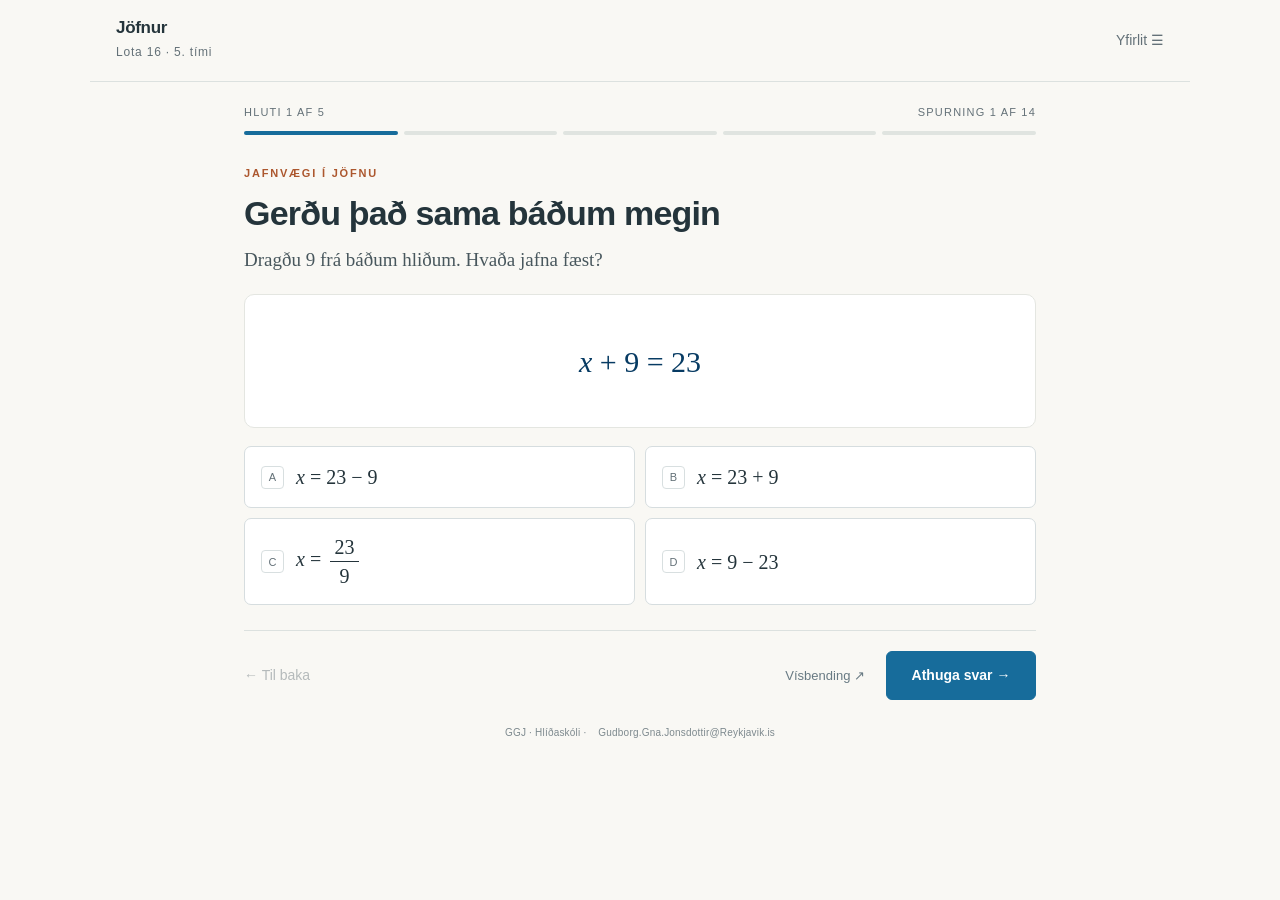
<file: aefingar/timi-5/index.html>
<!doctype html>
<html lang="is"><head><meta charset="utf-8"><meta name="viewport" content="width=device-width,initial-scale=1"><title>Lota 16 · 5. tími · Jöfnur</title><style>html,body{margin:0;padding:0;background:#f9f8f4}body{display:flow-root}</style></head><body>
<style>
#ggj-lota16-timi5 *{box-sizing:border-box}#ggj-lota16-timi5{--paper:#f9f8f4;--ink:#24343b;--muted:#647178;--line:#dce1df;--blue:#176c9b;--blue-pale:#eaf3f8;--orange:#ac572e;--green:#286751;--green-pale:#edf5ed}#ggj-lota16-timi5{margin:0;background:var(--paper);color:var(--ink);font:16px/1.5 "Aptos","Segoe UI",sans-serif}#ggj-lota16-timi5 button,#ggj-lota16-timi5 input{font:inherit}#ggj-lota16-timi5 button{cursor:pointer}#ggj-lota16-timi5 button:disabled{cursor:default;opacity:.45}#ggj-lota16-timi5 button:focus-visible,#ggj-lota16-timi5 input:focus-visible,#ggj-lota16-timi5 [role=button]:focus-visible{outline:3px solid #ba662e;outline-offset:4px}#ggj-lota16-timi5 button{transition:background .15s,border-color .15s}#ggj-lota16-timi5 .top{height:94px;max-width:1100px;margin:auto;padding:0 36px;display:flex;align-items:center;justify-content:space-between;border-bottom:1px solid var(--line)}#ggj-lota16-timi5 .brand{display:flex;align-items:center;gap:13px}#ggj-lota16-timi5 .brand strong{display:block;font-size:17px;font-weight:650;letter-spacing:-.3px}#ggj-lota16-timi5 .brand span{font-size:12px;color:var(--muted);letter-spacing:.8px}#ggj-lota16-timi5 button.quiet{border:0;background:transparent;color:var(--muted);padding:10px 0;font-size:14px}#ggj-lota16-timi5 .quiet span{margin-left:12px}#ggj-lota16-timi5 .quiet:hover{color:var(--ink)}#ggj-lota16-timi5 main{max-width:860px;margin:0 auto;padding:25px 34px 12px}#ggj-lota16-timi5 .progress-row{display:flex;justify-content:space-between;font-size:11px;letter-spacing:1.2px;text-transform:uppercase;color:var(--muted);margin:0 0 10px}#ggj-lota16-timi5 .progress{display:flex;gap:6px}#ggj-lota16-timi5 .progress i{height:4px;flex:1;background:#e0e4e0;border-radius:3px}#ggj-lota16-timi5 .progress i.done{background:#588b73}#ggj-lota16-timi5 .progress i.current{background:var(--blue)}#ggj-lota16-timi5 #exercise{padding-top:30px}#ggj-lota16-timi5 h1{font-size:clamp(25px,3vw,34px);line-height:1.2;letter-spacing:-.8px;font-weight:650;margin:0 0 12px}#ggj-lota16-timi5 h2{font-size:23px;line-height:1.3;letter-spacing:-.4px;margin:0}#ggj-lota16-timi5 .eyebrow{font-size:11px;color:var(--orange);text-transform:uppercase;letter-spacing:1.8px;font-weight:650;margin-bottom:12px}#ggj-lota16-timi5 .intro{font:19px/1.5 Cambria,Georgia,serif;margin:0;max-width:700px;color:#48575d}#ggj-lota16-timi5 .board{margin:20px 0 18px;min-height:260px;background:#fff;border:1px solid #e4e6e1;border-radius:10px;display:flex;align-items:center;justify-content:center;position:relative;overflow:hidden}#ggj-lota16-timi5 .board svg{width:100%;max-width:520px;max-height:310px;display:block}#ggj-lota16-timi5 .board-note{position:absolute;bottom:10px;left:16px;font-size:11px;color:#7b8589}#ggj-lota16-timi5 .figure-label{font:18px Cambria,Georgia,serif;fill:#263941;paint-order:stroke;stroke:white;stroke-width:5;stroke-linejoin:round}#ggj-lota16-timi5 .vertex-label{font-size:14px;font-style:italic;fill:#5c6b71;paint-order:stroke;stroke:#fff;stroke-width:4}#ggj-lota16-timi5 .edge-hit{cursor:pointer}#ggj-lota16-timi5 .edge-hit:focus-visible{outline:none}#ggj-lota16-timi5 .edge-hit:focus-visible .edge{stroke:var(--orange);stroke-width:6}#ggj-lota16-timi5 .edge{stroke:#425963;stroke-width:2.5;fill:none;stroke-linecap:round;transition:stroke .2s}#ggj-lota16-timi5 .edge.selected{stroke:var(--blue);stroke-width:5}#ggj-lota16-timi5 .edge-hit:hover .edge{stroke:var(--blue)}#ggj-lota16-timi5 .point-button{cursor:pointer}#ggj-lota16-timi5 .point-button circle{fill:#fff;stroke:#526d78;stroke-width:2}#ggj-lota16-timi5 .point-button.selected circle{fill:var(--blue);stroke:var(--blue)}#ggj-lota16-timi5 .choices{display:grid;grid-template-columns:repeat(2,minmax(0,1fr));gap:10px}#ggj-lota16-timi5 .choice{padding:14px 16px;border:1px solid #d6dddf;border-radius:7px;background:#fff;text-align:left;display:flex;align-items:center;gap:12px;color:var(--ink);min-height:57px}#ggj-lota16-timi5 .choice:hover{border-color:#91acba;background:#f4f8fa}#ggj-lota16-timi5 .choice.selected{border-color:var(--blue);background:var(--blue-pale);box-shadow:inset 0 0 0 1px var(--blue)}#ggj-lota16-timi5 .choice.correct{border-color:var(--green);background:var(--green-pale)}#ggj-lota16-timi5 .choice .letter{border:1px solid #d8dfe0;border-radius:4px;width:23px;height:23px;display:inline-flex;align-items:center;justify-content:center;font:11px "Segoe UI",sans-serif;color:var(--muted);flex-shrink:0}#ggj-lota16-timi5 .choice .math{font:21px Cambria,Georgia,serif}#ggj-lota16-timi5 .choice .math sup{font-size:13px}#ggj-lota16-timi5 .input-row{display:flex;align-items:center;gap:12px;justify-content:center;padding:7px}#ggj-lota16-timi5 .input-row label{font:26px Cambria,Georgia,serif}#ggj-lota16-timi5 .input-row input{width:154px;padding:13px;text-align:center;border:1.5px solid #abb9bf;border-radius:7px;background:#fff;font:26px Cambria,Georgia,serif;color:var(--ink)}#ggj-lota16-timi5 .input-row input:focus{border-color:var(--blue)}#ggj-lota16-timi5 .input-row .unit{font:22px Cambria,Georgia,serif}#ggj-lota16-timi5 .input-help{text-align:center;font-size:12px;color:var(--muted);margin:8px 0 0}#ggj-lota16-timi5 .feedback,#ggj-lota16-timi5 .hint-box{padding:14px 18px;border-radius:6px;font-size:15px;line-height:1.55;margin-top:16px}#ggj-lota16-timi5 .feedback{background:#fcf0e5;border-left:3px solid #c47b43}#ggj-lota16-timi5 .feedback.success{background:#eef5ed;border-left-color:var(--green)}#ggj-lota16-timi5 .feedback strong{display:block;margin-bottom:3px;color:var(--ink)}#ggj-lota16-timi5 .hint-box{background:#edf3f6;border-left:3px solid #98b5c5}#ggj-lota16-timi5 .hint-box strong{font-size:12px;letter-spacing:.4px;text-transform:uppercase;display:block;margin-bottom:4px}#ggj-lota16-timi5 .bottom{display:flex;justify-content:space-between;align-items:center;margin-top:25px;padding-top:20px;border-top:1px solid var(--line);gap:10px}#ggj-lota16-timi5 .actions{display:flex;gap:13px;align-items:center}#ggj-lota16-timi5 .primary{background:#264d60;color:#fff;border:1px solid #264d60;border-radius:6px;padding:13px 22px;font-size:14px;font-weight:600;min-width:150px}#ggj-lota16-timi5 .primary:hover{background:#173d50}#ggj-lota16-timi5 .primary span{margin-left:16px}#ggj-lota16-timi5 .hint-button{border:0;background:transparent;color:#687a83;font-size:13px;padding:12px 8px}#ggj-lota16-timi5 .hint-button:hover{color:var(--blue)}#ggj-lota16-timi5 .hint-button span{margin-left:5px}#ggj-lota16-timi5 .footnote{text-align:center;font-size:10px;color:#7d898e;margin:25px 0 8px;letter-spacing:.2px}#ggj-lota16-timi5 .footnote span{margin-left:9px}#ggj-lota16-timi5 dialog{border:1px solid #dce1df;border-radius:12px;max-width:530px;width:calc(100% - 32px);padding:26px;background:var(--paper);color:var(--ink);box-shadow:0 15px 65px #23374125}#ggj-lota16-timi5 dialog::backdrop{background:#20343f55}#ggj-lota16-timi5 .dialog-head{display:flex;justify-content:space-between;align-items:center}#ggj-lota16-timi5 .icon-button{border:0;background:transparent;font-size:27px;color:var(--muted)}#ggj-lota16-timi5 .muted{color:var(--muted);font-size:14px}#ggj-lota16-timi5 .outline-item{width:100%;border:0;border-top:1px solid var(--line);background:transparent;padding:12px 5px;display:flex;gap:14px;text-align:left;align-items:center;color:var(--ink)}#ggj-lota16-timi5 .outline-item:hover{background:#e9f0f0}#ggj-lota16-timi5 .outline-item span{width:23px;color:var(--blue)}#ggj-lota16-timi5 .outline-item small{margin-left:auto;font-size:11px;color:var(--green)}#ggj-lota16-timi5 .storage-note{font-size:11px;color:var(--muted);margin:20px 0 0}#ggj-lota16-timi5 .triple{display:flex;justify-content:center;gap:20px;flex-wrap:wrap;padding:40px}#ggj-lota16-timi5 .triple span{display:block;text-align:center;font:39px Cambria,Georgia,serif;border-bottom:2px solid #d9e6eb;padding:20px 20px 13px}#ggj-lota16-timi5 .triple small{display:block;font:12px "Segoe UI",sans-serif;color:var(--muted);margin:9px 0 0}#ggj-lota16-timi5 .mini-equation{font:25px Cambria,Georgia,serif;text-align:center;padding:0 20px 30px;color:var(--blue)}#ggj-lota16-timi5 .number-board{display:block;width:100%}#ggj-lota16-timi5 .rotate-badge{position:absolute;top:15px;right:15px;font-size:11px;color:var(--blue);background:var(--blue-pale);padding:5px 9px;border-radius:4px}#ggj-lota16-timi5 .summary{text-align:center;padding:28px 0}#ggj-lota16-timi5 .summary .seal{display:inline-flex;align-items:center;justify-content:center;border:1px solid #97b8a6;color:var(--green);border-radius:50%;width:65px;height:65px;font-size:31px;margin-bottom:24px}#ggj-lota16-timi5 .summary .intro{margin:auto}#ggj-lota16-timi5 .summary-list{max-width:440px;margin:25px auto;text-align:left;list-style:none;padding:0}#ggj-lota16-timi5 .summary-list li{padding:9px 0;border-bottom:1px solid var(--line);font-size:15px}#ggj-lota16-timi5 .summary-list li:before{content:'✓';color:var(--green);margin-right:14px}#ggj-lota16-timi5 .summary .primary{margin:15px}#ggj-lota16-timi5 .callout{font-size:13px;color:var(--muted);text-align:center;margin:12px 0}#ggj-lota16-timi5 .sr-only{position:absolute;width:1px;height:1px;padding:0;margin:-1px;overflow:hidden;clip:rect(0,0,0,0);white-space:nowrap;border:0}@media(max-width:600px){#ggj-lota16-timi5 .top{height:78px;padding:0 18px}#ggj-lota16-timi5 .brand strong{font-size:15px}#ggj-lota16-timi5 .brand svg{width:27px}#ggj-lota16-timi5 main{padding:20px 18px 10px}#ggj-lota16-timi5 #exercise{padding-top:23px}#ggj-lota16-timi5 .intro{font-size:18px}#ggj-lota16-timi5 .board{margin-top:18px;min-height:225px}#ggj-lota16-timi5 .board svg{max-height:265px}#ggj-lota16-timi5 .choices{gap:8px}#ggj-lota16-timi5 .choice{padding:12px 10px;font-size:14px;gap:8px}#ggj-lota16-timi5 .choice .math{font-size:19px}#ggj-lota16-timi5 .bottom{margin-top:20px}#ggj-lota16-timi5 .actions{gap:5px}#ggj-lota16-timi5 .primary{padding:12px 14px;min-width:125px}#ggj-lota16-timi5 .primary span{margin-left:6px}#ggj-lota16-timi5 .hint-button{font-size:12px;padding:9px 4px}#ggj-lota16-timi5 .triple{gap:5px;padding:25px 10px}#ggj-lota16-timi5 .triple span{font-size:30px;padding:14px}#ggj-lota16-timi5 .footnote span{display:block;margin:2px 0 0}}@media(prefers-reduced-motion:reduce){#ggj-lota16-timi5 *{transition:none!important;animation:none!important}}
#ggj-lota16-timi5{background:#f9f8f4;color:#24343b;font:16px/1.5 Aptos,"Segoe UI",sans-serif;min-width:0;overflow-wrap:break-word}
#ggj-lota16-timi5 .top{height:auto;min-height:82px;padding:16px 26px;gap:14px}
#ggj-lota16-timi5 .brand strong{line-height:1.2}
#ggj-lota16-timi5 main{padding-top:22px}
#ggj-lota16-timi5 .board.algebra-board{min-height:134px;padding:20px 22px}
#ggj-lota16-timi5 .board.figure-board{min-height:190px}
#ggj-lota16-timi5 .equation{font:clamp(22px,4.6vw,30px)/1.65 Cambria,Georgia,serif;color:#073b63;max-width:100%;text-align:center}
#ggj-lota16-timi5 .word-board{font:21px/1.65 Cambria,Georgia,serif;max-width:640px;width:100%}
#ggj-lota16-timi5 .math{font-family:Cambria,Georgia,serif}
#ggj-lota16-timi5 .math i,#ggj-lota16-timi5 .equation i,#ggj-lota16-timi5 .math-steps i{font-style:italic}
#ggj-lota16-timi5 .choice{min-height:62px}
#ggj-lota16-timi5 .choice .math{font-size:20px;line-height:1.5}
#ggj-lota16-timi5 .math-steps{font:20px/1.8 Cambria,Georgia,serif;color:#073b63;margin:8px 0}
#ggj-lota16-timi5 .math-steps>div{min-height:1.8em}
#ggj-lota16-timi5 .fraction{display:inline-flex;flex-direction:column;vertical-align:middle;text-align:center;line-height:1.4;margin:0 .18em}
#ggj-lota16-timi5 .fraction>span{display:block;padding:0 .24em}
#ggj-lota16-timi5 .fraction>span:first-child{border-bottom:1.4px solid currentColor}
#ggj-lota16-timi5 .answer-field>label{display:block;text-align:center;font:19px Cambria,Georgia,serif;margin-bottom:5px}
#ggj-lota16-timi5 .input-row input{max-width:100%;width:180px}
#ggj-lota16-timi5 .hint-box p,#ggj-lota16-timi5 .feedback p{margin:8px 0 0}
#ggj-lota16-timi5 .summary-list li{display:flex;justify-content:space-between;gap:8px}
#ggj-lota16-timi5 .summary-list li:before{content:none}
#ggj-lota16-timi5 .summary-list li.finished span{color:#286751}
#ggj-lota16-timi5 .summary-list li.unfinished span{color:#647178}
#ggj-lota16-timi5 .primary{background:#176c9b;border-color:#176c9b}
#ggj-lota16-timi5 .primary:hover{background:#11567e}
#ggj-lota16-timi5 .svg-note{font:13px Aptos,"Segoe UI",sans-serif;fill:#647178}
#ggj-lota16-timi5 .figure-label{font-size:22px}
#ggj-lota16-timi5 dialog{max-height:85vh;overflow:auto}
#ggj-lota16-timi5 [hidden]{display:none!important}
@media(max-width:540px){
#ggj-lota16-timi5 .choices{grid-template-columns:1fr}
#ggj-lota16-timi5 .top{padding:15px 18px}
#ggj-lota16-timi5 .board.algebra-board{min-height:110px;padding:15px}
#ggj-lota16-timi5 .word-board{font-size:19px}
#ggj-lota16-timi5 .bottom{flex-wrap:wrap}
#ggj-lota16-timi5 .actions{flex:1;justify-content:flex-end;flex-wrap:wrap}
#ggj-lota16-timi5 .math-steps{font-size:18px}
#ggj-lota16-timi5 .progress-row{font-size:10px;letter-spacing:.6px}
#ggj-lota16-timi5 .outline-item{gap:8px;font-size:14px}
#ggj-lota16-timi5 .outline-item small{white-space:nowrap}
}

#ggj-lota16-timi5 .choice .math{min-width:0;overflow-wrap:anywhere}#ggj-lota16-timi5 .footnote{overflow-wrap:anywhere}@media print{#ggj-lota16-timi5 .footnote{color:#777;font-size:9pt}}
#ggj-lota16-timi5 .equation{overflow-wrap:anywhere}#ggj-lota16-timi5 .math-steps{overflow-wrap:anywhere}#ggj-lota16-timi5 .fraction{white-space:nowrap}
</style>

<div id="ggj-lota16-timi5" lang="is">
<header class="top"><div class="brand"><div><strong>Jöfnur</strong><span>Lota 16 · 5. tími</span></div></div><button type="button" class="quiet" id="outline">Yfirlit ☰</button></header>
<main>
<div class="progress-row"><span id="stepcount"></span><span id="subcount"></span></div>
<div id="progress" class="progress" role="progressbar" aria-label="Framvinda" aria-valuemin="0"></div>
<section id="exercise" aria-labelledby="heading"><h1 id="heading">Jöfnur</h1><p class="intro">Æfingin hleðst hér. Ef hún birtist ekki skaltu opna síðuna aftur.</p></section>
<div id="feedback" aria-live="polite" aria-atomic="true"></div><div id="hints" aria-live="polite" aria-atomic="true"></div>
<div class="bottom"><button type="button" id="back" class="quiet">← Til baka</button><div class="actions"><button type="button" id="hint" class="hint-button">Vísbending ↗</button><button type="button" id="check" class="primary">Athuga svar →</button></div></div>
<p class="footnote">GGJ · Hlíðaskóli · <span>Gudborg.Gna.Jonsdottir@Reykjavik.is</span></p>
<noscript><p>Kveikt þarf að vera á JavaScript til að svara æfingunni.</p></noscript>
</main>
<dialog id="outlineDialog" aria-labelledby="outlineTitle"><div class="dialog-head"><h2 id="outlineTitle">Æfingin þín</h2><button type="button" id="closeDialog" class="icon-button" aria-label="Loka yfirliti">×</button></div><p class="muted">Veldu hluta til að halda áfram eða skoða aftur.</p><div id="outlineItems"></div><p id="storageNote" class="storage-note"></p></dialog>
</div>
<script>
(function(){'use strict';

const VERSION=1,KEY='ggj-lota16-timi05-aefing-v1';
const GROUPS=['Jafnvægi í jöfnu','Röð og neikvæð svör','Margföldun og deiling','Tugabrot og brotastrik','Stuðlar minni og stærri en einn'];
const fmt=n=>String(Math.round(n*1e10)/1e10).replace('.',',').replace(/-/g,'−');
const v=s=>'<i>'+s+'</i>';
const pow=s=>v(s)+'<sup>2</sup>';
function poly(terms){let out='';for(const [n,s] of terms){if(!n)continue;let a=Math.abs(n),body=(a===1&&s?'':fmt(a))+s;out+=(out?(n<0?' − ':' + '):(n<0?'−':''))+body;}return out||'0';}
const PX=(a,b,c=0)=>poly([[a,pow('x')],[b,v('x')],[c,'']]);
const LX=(a,b)=>poly([[a,v('x')],[b,'']]);
const frac=(a,b)=>'<span class="fraction"><span>'+a+'</span><span>'+b+'</span></span>';
const eqs=(start,...lines)=>'<div class="math-steps"><div>'+start+'</div>'+lines.map(s=>'<div>= '+s+'</div>').join('')+'</div>';
function build(seed=0){
 const p=seed%2===0?
 {add:[9,23],subtract:[8,17],reverse:[12,19],negative:[-22,8],multiply:[7,-56],divide:[4,-6],decimal:[2.4,14.4],reverseFraction:[7,0.3],hundred:[100,0.7],small:[0.3,45],overOne:[1.2,420],precise:[0.375,2250],tiny:[0.0015,72]}:
 {add:[8,27],subtract:[12,21],reverse:[15,24],negative:[-25,9],multiply:[6,-66],divide:[5,-7],decimal:[1.5,10.5],reverseFraction:[9,0.4],hundred:[100,0.8],small:[0.4,72],overOne:[1.25,600],precise:[0.225,1800],tiny:[0.0024,144]};
 const qs=[];
 const mc=(group,title,intro,board,options,hints,explain,wrong,variable='x')=>{
  const offset=(qs.length+seed)%options.length;
  const rotated=options.map((html,i)=>({html,correct:i===0}));
  for(let k=0;k<offset;k++)rotated.push(rotated.shift());
  qs.push({group,title,intro,board,type:'choice',variable,options:rotated.map(o=>o.html),correct:rotated.findIndex(o=>o.correct),hints,explain,wrong});
 };
 const num=(group,title,intro,board,answer,variable,hints,explain)=>
  qs.push({group,title,intro,board,type:'number',variable,answer:Math.round(answer*1e10)/1e10,label:variable+' =',unit:'',hints,explain});
 const L=(a,b,letter='x')=>poly([[a,v(letter)],[b,'']]);
 const steps=(...lines)=>'<div class="math-steps">'+lines.map(s=>'<div>'+s+'</div>').join('')+'</div>';
 const solution=(variable,answer)=>v(variable)+' = '+fmt(answer);
 const par=n=>n<0?'('+fmt(n)+')':fmt(n);
 const verify=(left,right)=>'<p>Athugun: <span class="math">'+left+' = '+fmt(right)+'</span>.</p>';
 let a,b,board,answer;

 [a,b]=p.add;board=L(1,a)+' = '+fmt(b);answer=b-a;
 mc(0,'Gerðu það sama báðum megin','Dragðu '+fmt(a)+' frá báðum hliðum. Hvaða jafna fæst?',board,
  [v('x')+' = '+fmt(b)+' − '+fmt(a),v('x')+' = '+fmt(b)+' + '+fmt(a),v('x')+' = '+frac(b,a),v('x')+' = '+fmt(a)+' − '+fmt(b)],
  ['Einangraðu x með því að draga '+fmt(a)+' frá báðum hliðum.',
   'Draga þarf sömu tölu frá báðum hliðum jafnaðarmerkisins. Þá helst jafnan í jafnvægi.'],
  steps(board,L(1,a)+' − '+fmt(a)+' = '+fmt(b)+' − '+fmt(a),v('x')+' = '+fmt(b)+' − '+fmt(a)),
  'Framkvæmdu sömu aðgerð báðum megin jafnaðarmerkisins. Þegar '+fmt(a)+' er dregið frá verður hægri hliðin '+fmt(b)+' − '+fmt(a)+'.');
 num(0,'Finndu gildið á x','Ljúktu lausn sömu jöfnu.',board,answer,'x',
  ['Dragðu töluna sem bætist við x frá báðum hliðum.',
   'Þú færð '+v('x')+' = '+fmt(b)+' − '+fmt(a)+'.'],
  steps(board,v('x')+' = '+fmt(b)+' − '+fmt(a),solution('x',answer))+verify(fmt(answer)+' + '+fmt(a),b));
 [a,b]=p.subtract;board=L(1,-a)+' = '+fmt(b);answer=a+b;
 num(0,'Bættu við báðum megin','Leystu jöfnuna.',board,answer,'x',
  ['Bættu '+fmt(a)+' við báðar hliðar til að einangra x.',
   'Þá verður '+v('x')+' = '+fmt(b)+' + '+fmt(a)+'.'],
  steps(board,L(1,-a)+' + '+fmt(a)+' = '+fmt(b)+' + '+fmt(a),solution('x',answer))+verify(fmt(answer)+' − '+fmt(a),b));

 [a,b]=p.reverse;board=fmt(a)+' = '+fmt(b)+' + '+v('x');answer=a-b;
 num(1,'Óþekkta talan hægra megin','Leystu jöfnuna. Svarið má vera neikvætt.',board,answer,'x',
  ['Þú mátt vinna með jöfnuna þótt x sé hægra megin.',
   'Dragðu '+fmt(b)+' frá báðum hliðum. Þá fæst '+fmt(a)+' − '+fmt(b)+' = '+v('x')+'.'],
  steps(board,fmt(a)+' − '+fmt(b)+' = '+fmt(b)+' + '+v('x')+' − '+fmt(b),fmt(answer)+' = '+v('x'),solution('x',answer))+verify(fmt(b)+' + '+par(answer),a));
 [a,b]=p.negative;board=fmt(a)+' = '+L(1,-b,'y');answer=a+b;
 num(1,'Neikvæð tala og frádráttur','Einangraðu y og finndu gildið.',board,answer,'y',
  ['Bættu '+fmt(b)+' við báðar hliðar. Þá stendur y eitt og sér hægra megin.',
   'Reiknaðu '+fmt(a)+' + '+fmt(b)+'. Svarið er enn neikvætt.'],
  steps(board,fmt(a)+' + '+fmt(b)+' = '+L(1,-b,'y')+' + '+fmt(b),fmt(answer)+' = '+v('y'),solution('y',answer))+verify(par(answer)+' − '+fmt(b),a));

 [a,b]=p.multiply;board=fmt(a)+v('x')+' = '+fmt(b);answer=b/a;
 mc(2,'Deildu með stuðlinum','Deildu báðum hliðum með '+fmt(a)+'. Hvaða jafna fæst?',board,
  [v('x')+' = '+frac(fmt(b),fmt(a)),v('x')+' = '+frac(fmt(-b),fmt(a)),v('x')+' = '+par(b)+' · '+fmt(a),v('x')+' = '+fmt(b)+' + '+fmt(a)],
  [fmt(a)+'x merkir '+fmt(a)+' · x. Deiling er andhverf aðgerð margföldunar.',
   'Deildu hægri hliðinni líka með '+fmt(a)+'. Neikvæð tala deilt með jákvæðri tölu er neikvæð.'],
  steps(board,frac(fmt(a)+v('x'),fmt(a))+' = '+frac(fmt(b),fmt(a)),solution('x',answer))+verify(fmt(a)+' · '+par(answer),b),
  'Deildu með stuðlinum. Haltu mínusmerkinu á tölunni hægra megin.');
 [a,b]=p.divide;board=frac(v('x'),fmt(a))+' = '+fmt(b);answer=a*b;
 num(2,'Margfaldaðu með nefnaranum','Leystu jöfnuna.',board,answer,'x',
  ['Brotastrikið merkir deilingu. Til að eyða deilingu með '+fmt(a)+' margfaldarðu báðar hliðar með '+fmt(a)+'.',
   'Þú færð '+v('x')+' = '+fmt(a)+' · '+par(b)+'.'],
  steps(board,fmt(a)+' · '+frac(v('x'),fmt(a))+' = '+fmt(a)+' · '+par(b),solution('x',answer))+verify(frac(fmt(answer),fmt(a)),b));

 [a,b]=p.decimal;board=fmt(a)+v('s')+' = '+fmt(b);answer=b/a;
 num(3,'Tugabrot sem stuðull','Leystu jöfnuna. Þú mátt nota reiknivél við deilinguna.',board,answer,'s',
  ['Talan fyrir framan s er stuðull. Deildu báðum hliðum með honum.',
   'Reiknaðu '+frac(fmt(b),fmt(a))+'. Þú mátt nota kommu eða punkt í svarinu.'],
  steps(board,frac(fmt(a)+v('s'),fmt(a))+' = '+frac(fmt(b),fmt(a)),solution('s',answer))+verify(fmt(a)+' · '+fmt(answer),b));
 [a,b]=p.reverseFraction;board=fmt(a)+' = '+frac(v('z'),fmt(b));answer=a*b;
 num(3,'Tugabrot í nefnara','Einangraðu z. Óþekkta talan er hægra megin.',board,answer,'z',
  ['Hér er deilt með '+fmt(b)+'. Margfaldaðu því báðar hliðar með '+fmt(b)+'.',
   'Þá fæst '+fmt(a)+' · '+fmt(b)+' = '+v('z')+'.'],
  steps(board,fmt(a)+' · '+fmt(b)+' = '+frac(v('z'),fmt(b))+' · '+fmt(b),fmt(answer)+' = '+v('z'),solution('z',answer))+verify(frac(fmt(answer),fmt(b)),a));
 [a,b]=p.hundred;board=frac(v('s'),fmt(a))+' = '+fmt(b);answer=a*b;
 num(3,'Deiling með hundrað','Finndu s.',board,answer,'s',
  ['Til að eyða deilingu með '+fmt(a)+' margfaldarðu báðar hliðar með '+fmt(a)+'.',
   'Reiknaðu '+fmt(a)+' · '+fmt(b)+'. Athugaðu síðan með því að deila svarinu með '+fmt(a)+'.'],
  steps(board,fmt(a)+' · '+frac(v('s'),fmt(a))+' = '+fmt(a)+' · '+fmt(b),solution('s',answer))+verify(frac(fmt(answer),fmt(a)),b));

 [a,b]=p.small;board=fmt(a)+v('x')+' = '+fmt(b);answer=b/a;
 mc(4,'Stuðull minni en einn','Hvaða reikningur gefur gildið á x?',board,
  [v('x')+' = '+frac(fmt(b),fmt(a)),v('x')+' = '+fmt(b)+' · '+fmt(a),v('x')+' = '+frac(fmt(a),fmt(b)),v('x')+' = '+fmt(b)+' − '+fmt(a)],
  ['Aðferðin er sú sama þótt stuðullinn sé minni en einn: deildu með stuðlinum.',
   'Til að fá x eitt og sér þarf að reikna '+frac(fmt(b),fmt(a))+'.'],
  steps(board,frac(fmt(a)+v('x'),fmt(a))+' = '+frac(fmt(b),fmt(a)),solution('x',answer))+verify(fmt(a)+' · '+fmt(answer),b),
  'Hér þarf að deila, ekki margfalda. Reikningurinn er hægri hliðin deilt með stuðlinum.');
 [a,b]=p.overOne;board=fmt(a)+v('x')+' = '+fmt(b);answer=b/a;
 num(4,'Stuðull stærri en einn','Leystu jöfnuna. Notaðu reiknivél eftir þörfum.',board,answer,'x',
  ['Deildu báðum hliðum með '+fmt(a)+'.',
   'Skráðu '+fmt(b)+' ÷ '+fmt(a)+' í reiknivélina. Athugaðu svo hvort margfeldi svarsins og '+fmt(a)+' sé '+fmt(b)+'.'],
  steps(board,frac(fmt(a)+v('x'),fmt(a))+' = '+frac(fmt(b),fmt(a)),solution('x',answer))+verify(fmt(a)+' · '+fmt(answer),b));
 [a,b]=p.precise;board=fmt(a)+v('x')+' = '+fmt(b);answer=b/a;
 num(4,'Þrír aukastafir í stuðlinum','Leystu jöfnuna. Ekki námunda stuðulinn.',board,answer,'x',
  ['Deildu með nákvæmlega '+fmt(a)+'. Allir aukastafirnir skipta máli.',
   'Reiknaðu '+frac(fmt(b),fmt(a))+'. Notaðu svo margföldun til að athuga svarið.'],
  steps(board,frac(fmt(a)+v('x'),fmt(a))+' = '+frac(fmt(b),fmt(a)),solution('x',answer))+verify(fmt(a)+' · '+fmt(answer),b));
 [a,b]=p.tiny;board=fmt(a)+v('x')+' = '+fmt(b);answer=b/a;
 num(4,'Mjög lítill stuðull','Leystu jöfnuna. Hér getur lausnin verið stór tala.',board,answer,'x',
  ['Deildu með '+fmt(a)+'. Ekki sleppa núllum úr tugabrotinu.',
   'Reiknaðu '+frac(fmt(b),fmt(a))+'. Stór lausn getur verið rétt því stuðullinn er mjög lítill.'],
  steps(board,frac(fmt(a)+v('x'),fmt(a))+' = '+frac(fmt(b),fmt(a)),solution('x',answer))+verify(fmt(a)+' · '+fmt(answer),b));
 return {questions:qs,parameters:p};
}
function parseNumber(value){
 const clean=String(value).trim().replace(/[−–]/g,'-').replace(/\s+/g,'').replace(/,/g,'.');
 const pattern=/^[+-]?(?:\d+(?:\.\d*)?|\.\d+)$/;
 if(!clean)return null;
 const bits=clean.split('/');
 if(bits.length>2||!bits.every(b=>pattern.test(b)))return null;
 const nums=bits.map(Number);
 if(nums.some(n=>!Number.isFinite(n))||(bits.length===2&&nums[1]===0))return null;
 return bits.length===2?nums[0]/nums[1]:nums[0];
}
function isCorrect(q,record){
 if(q.type==='choice')return record.choice===q.correct;
 const n=parseNumber(record.answer);return n!==null&&Math.abs(n-q.answer)<1e-9;
}
const cleanRecord=()=>({choice:null,answer:'',done:false,hints:0,attempts:0});
const cleanState=(seed=0)=>({version:VERSION,seed:seed%2,cursor:0,records:build(seed).questions.map(cleanRecord)});
function validState(s){
 const integer=(x,a,b)=>Number.isSafeInteger(x)&&x>=a&&x<=b;
 if(!s||s.version!==VERSION||!integer(s.seed,0,1))return false;
 const qs=build(s.seed).questions;
 if(!integer(s.cursor,0,qs.length)||!Array.isArray(s.records)||s.records.length!==qs.length)return false;
 return s.records.every((r,i)=>r&&typeof r==='object'&&(r.choice===null||integer(r.choice,0,(qs[i].options?.length??0)-1))&&typeof r.answer==='string'&&r.answer.length<=80&&typeof r.done==='boolean'&&integer(r.hints,0,qs[i].hints.length)&&integer(r.attempts,0,1000000)&&(!r.done||isCorrect(qs[i],r)));
}

const root=document.getElementById('ggj-lota16-timi5');
const $=id=>root.querySelector('#'+id);
const escape=s=>String(s).replace(/[&<>"']/g,c=>({'&':'&amp;','<':'&lt;','>':'&gt;','"':'&quot;',"'":'&#39;'}[c]));
let storageWorks=true,state,notice='';
let stored=null;
try{stored=localStorage.getItem(KEY);}catch{storageWorks=false;}
try{state=JSON.parse(stored);if(!validState(state))state=cleanState();}
catch{state=cleanState();}
let questions=build(state.seed).questions;
function save(){try{localStorage.setItem(KEY,JSON.stringify(state));}catch{storageWorks=false;}}
const storageText=()=>storageWorks?'Framvindan geymist í þessum vafra. Svör eru ekki send til kennara.':'Vafrinn leyfir ekki vistun. Framvindan helst meðan æfingin er opin.';
function groupIndices(g){return questions.map((q,i)=>q.group===g?i:-1).filter(i=>i>=0);}
function progress(){
 const total=state.records.filter(r=>r.done).length;
 const current=questions[state.cursor]?.group;
 $('progress').innerHTML=GROUPS.map((_,g)=>{const ids=groupIndices(g),done=ids.every(i=>state.records[i].done);return '<i class="'+(done?'done ':'')+(current===g?'current':'')+'"></i>';}).join('');
 $('progress').setAttribute('aria-valuenow',String(total));
 $('progress').setAttribute('aria-valuemax',String(questions.length));
 $('progress').setAttribute('aria-valuetext',total+' af '+questions.length+' spurningum lokið');
}
function feedback(q,r){
 $('feedback').innerHTML=r.done?'<div class="feedback success"><strong>Rétt hjá þér</strong>'+q.explain+'</div>':notice?'<div class="feedback"><strong>Skoðum þetta aðeins</strong>'+notice+'</div>':'';
 $('hints').innerHTML=r.hints?'<div class="hint-box"><strong>Vísbending'+(r.hints>1?'ar':'')+'</strong>'+q.hints.slice(0,r.hints).map(h=>'<p>'+h+'</p>').join('')+'</div>':'';
}
function render(focus=false){
 save();progress();
 if(state.cursor===questions.length){summary(focus);return;}
 const q=questions[state.cursor],r=state.records[state.cursor];
 $('stepcount').textContent='Hluti '+(q.group+1)+' af '+GROUPS.length;
 $('subcount').textContent='Spurning '+(state.cursor+1)+' af '+questions.length;
 const isFigure=q.board.startsWith('<svg'),isWords=q.board.startsWith('<div');
 let inputs='';
 if(q.type==='choice'){
 inputs='<div class="choices" role="group" aria-label="Svarmöguleikar">'+q.options.map((o,i)=>'<button type="button" class="choice '+(r.choice===i?'selected ':'')+(r.done&&r.choice===i?'correct':'')+'" data-choice="'+i+'" aria-pressed="'+(r.choice===i)+'" '+(r.done?'disabled':'')+'><span class="letter" aria-hidden="true">'+String.fromCharCode(65+i)+'</span><span class="math">'+o+'</span></button>').join('')+'</div>';
 }else{
 inputs='<div class="answer-field"><label for="answer">'+escape(q.label)+(q.unit?' ('+escape(q.unit)+')':'')+'</label><div class="input-row"><input id="answer" type="text" inputmode="text" maxlength="80" autocomplete="off" aria-describedby="input-help" value="'+escape(r.answer)+'" '+(r.done?'disabled':'')+'><span class="unit">'+escape(q.unit)+'</span></div><p id="input-help" class="input-help">Skrifaðu tölu eða almennt brot, til dæmis −1,5 eða −3/2. Þú mátt nota kommu eða punkt í tugabroti.</p></div>';
 }
 $('exercise').innerHTML='<div class="eyebrow">'+GROUPS[q.group]+'</div><h1 id="heading" tabindex="-1">'+q.title+'</h1><p class="intro">'+q.intro+'</p><div class="board '+(isFigure?'figure-board':'algebra-board')+'">'+(isFigure||isWords?q.board:'<div class="equation">'+q.board+'</div>')+'</div>'+inputs;
 $('back').disabled=state.cursor===0;
 $('hint').hidden=false;$('hint').disabled=r.done||r.hints>=q.hints.length;
 $('check').hidden=false;$('check').textContent=r.done?(state.cursor===questions.length-1?'Skoða yfirlit →':'Áfram →'):'Athuga svar →';
 feedback(q,r);
 root.querySelectorAll('[data-choice]').forEach(b=>b.onclick=()=>{
  if(r.done)return;
  r.choice=Number(b.dataset.choice);notice='';render();
  root.querySelector('[data-choice="'+r.choice+'"]')?.focus({preventScroll:true});
 });
 if($('answer')){
  $('answer').oninput=e=>{r.answer=e.target.value;notice='';$('feedback').innerHTML='';save();};
  $('answer').onkeydown=e=>{if(e.key==='Enter'){e.preventDefault();check();}};
 }
 if(focus)$('heading').focus({preventScroll:true});
}
function check(){
 if(state.cursor===questions.length)return;
 const q=questions[state.cursor],r=state.records[state.cursor];
 if(r.done){state.cursor++;notice='';render(true);return;}
 if(q.type==='choice'&&r.choice===null){notice='Veldu svarmöguleika fyrst.';feedback(q,r);return;}
 if(q.type==='number'&&parseNumber(r.answer)===null){notice='Skráðu tölu eða almennt brot í svarreitinn. Ef þú notar brot má nefnarinn ekki vera núll.';feedback(q,r);$('answer').focus();return;}
 r.attempts++;r.done=isCorrect(q,r);
 notice=r.done?'':q.wrong||'Skoðaðu útreikningana aftur. Vísbendingin getur hjálpað þér að finna næsta skref.';
 render();
 if(r.done)$('check').focus({preventScroll:true});
 else if(q.type==='number'){$('answer').focus({preventScroll:true});$('answer').select();}
}
function summary(focus=false){
 const total=state.records.filter(r=>r.done).length,complete=total===questions.length;
 $('stepcount').textContent='Yfirlit';$('subcount').textContent=total+' af '+questions.length+' lokið';
 $('hint').hidden=true;$('check').hidden=true;$('back').disabled=false;
 $('feedback').innerHTML='';$('hints').innerHTML='';
 $('exercise').innerHTML='<div class="summary"><div class="seal" aria-hidden="true">'+(complete?'✓':'↗')+'</div><div class="eyebrow">Lota 16 · 5. tími</div><h1 id="heading" tabindex="-1">'+(complete?'Vel gert. Æfingunni er lokið.':'Haltu áfram með æfinguna.')+'</h1><p class="intro">'+(complete?'Þú hefur einangrað óþekktar tölur, notað sömu aðgerð báðum megin og leyst jöfnur með neikvæðum tölum og tugabrotum.':'Þú hefur lokið '+total+' spurningum. Veldu hluta í yfirlitinu eða haltu áfram með næstu spurningu sem þú átt eftir.')+'</p><ul class="summary-list">'+GROUPS.map((name,g)=>{const ids=groupIndices(g),done=ids.filter(i=>state.records[i].done).length;return '<li class="'+(done===ids.length?'finished':'unfinished')+'">'+name+' <span>'+done+'/'+ids.length+'</span></li>';}).join('')+'</ul><button type="button" class="primary" id="again">'+(complete?'Æfa aftur með nýjum tölum':'Halda áfram')+' →</button><p class="storage-note">'+storageText()+'</p></div>';
 $('again').onclick=()=>{
  if(complete){state=cleanState((state.seed+1)%2);questions=build(state.seed).questions;}
  else state.cursor=state.records.findIndex(r=>!r.done);
  notice='';render(true);
 };
 if(focus)$('heading').focus({preventScroll:true});
}
$('check').onclick=check;
$('hint').onclick=()=>{if(state.cursor>=questions.length)return;const r=state.records[state.cursor],q=questions[state.cursor];if(!r.done){r.hints=Math.min(r.hints+1,q.hints.length);save();feedback(q,r);$('hint').disabled=r.hints>=q.hints.length;}};
$('back').onclick=()=>{if(state.cursor>0){state.cursor--;notice='';render(true);}};
$('outline').onclick=()=>{
 $('outlineItems').innerHTML=GROUPS.map((name,g)=>{const ids=groupIndices(g),done=ids.filter(i=>state.records[i].done).length;return '<button type="button" class="outline-item" data-group="'+g+'"><span>'+String(g+1).padStart(2,'0')+'</span>'+name+'<small>'+done+'/'+ids.length+' lokið</small></button>';}).join('')+'<button type="button" class="outline-item" id="showSummary">Skoða stöðu æfingarinnar →</button>';
 $('storageNote').textContent=storageText();
 root.querySelectorAll('[data-group]').forEach(b=>b.onclick=()=>{const ids=groupIndices(Number(b.dataset.group));state.cursor=ids.find(i=>!state.records[i].done)??ids[0];notice='';$('outlineDialog').close();render(true);});
 $('showSummary').onclick=()=>{state.cursor=questions.length;notice='';$('outlineDialog').close();render(true);};
 $('outlineDialog').showModal();
};
$('closeDialog').onclick=()=>$('outlineDialog').close();
$('outlineDialog').addEventListener('click',e=>{if(e.target===$('outlineDialog')){const r=e.target.getBoundingClientRect();if(e.clientX<r.left||e.clientX>r.right||e.clientY<r.top||e.clientY>r.bottom)e.target.close();}});
render();

})();
</script>
<script src="child.js" defer></script>
</body></html>
</file>
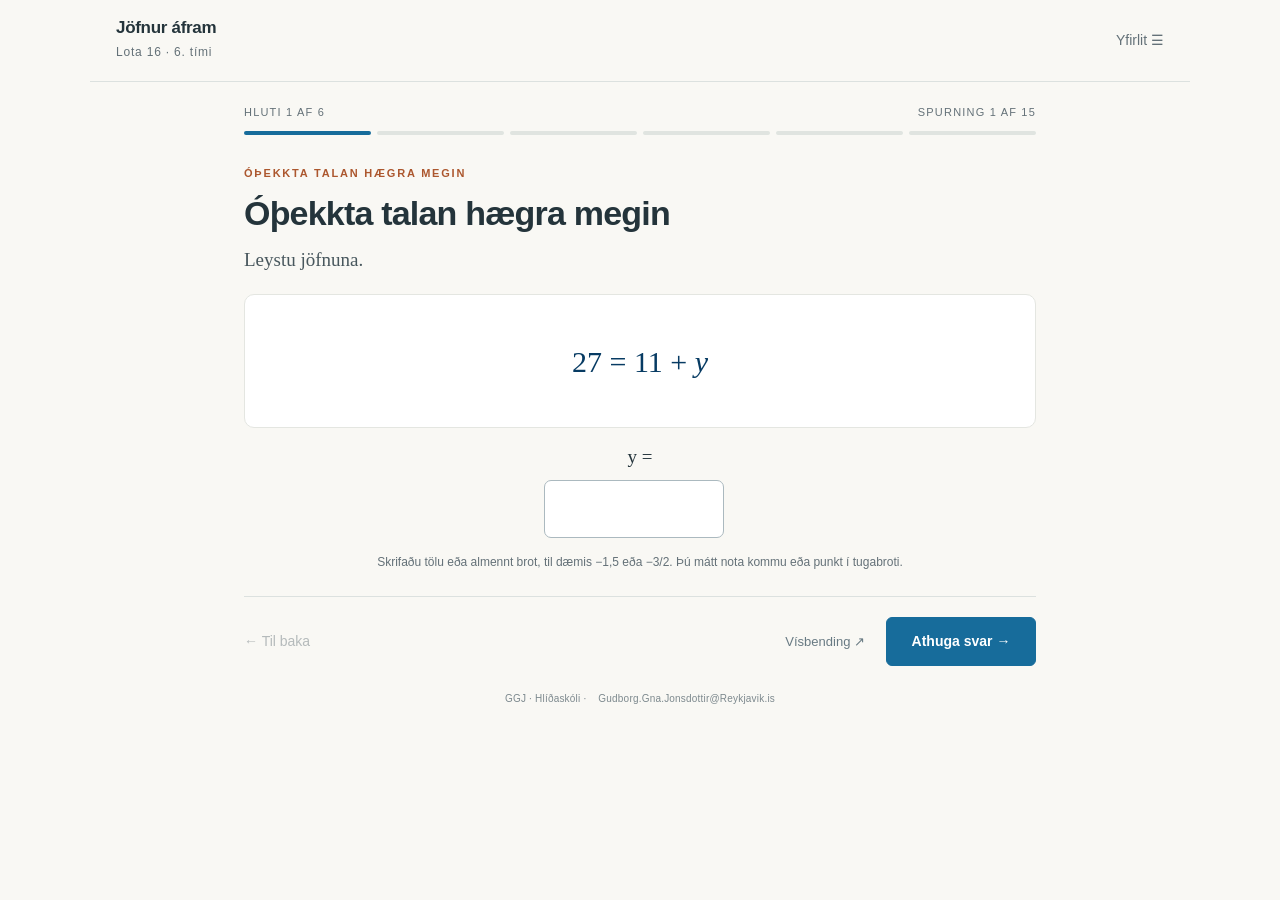
<file: aefingar/timi-6/index.html>
<!doctype html>
<html lang="is"><head><meta charset="utf-8"><meta name="viewport" content="width=device-width,initial-scale=1"><title>Lota 16 · 6. tími · Jöfnur áfram</title><style>html,body{margin:0;padding:0;background:#f9f8f4}body{display:flow-root}</style></head><body>
<style>
#ggj-lota16-timi6 *{box-sizing:border-box}#ggj-lota16-timi6{--paper:#f9f8f4;--ink:#24343b;--muted:#647178;--line:#dce1df;--blue:#176c9b;--blue-pale:#eaf3f8;--orange:#ac572e;--green:#286751;--green-pale:#edf5ed}#ggj-lota16-timi6{margin:0;background:var(--paper);color:var(--ink);font:16px/1.5 "Aptos","Segoe UI",sans-serif}#ggj-lota16-timi6 button,#ggj-lota16-timi6 input{font:inherit}#ggj-lota16-timi6 button{cursor:pointer}#ggj-lota16-timi6 button:disabled{cursor:default;opacity:.45}#ggj-lota16-timi6 button:focus-visible,#ggj-lota16-timi6 input:focus-visible,#ggj-lota16-timi6 [role=button]:focus-visible{outline:3px solid #ba662e;outline-offset:4px}#ggj-lota16-timi6 button{transition:background .15s,border-color .15s}#ggj-lota16-timi6 .top{height:94px;max-width:1100px;margin:auto;padding:0 36px;display:flex;align-items:center;justify-content:space-between;border-bottom:1px solid var(--line)}#ggj-lota16-timi6 .brand{display:flex;align-items:center;gap:13px}#ggj-lota16-timi6 .brand strong{display:block;font-size:17px;font-weight:650;letter-spacing:-.3px}#ggj-lota16-timi6 .brand span{font-size:12px;color:var(--muted);letter-spacing:.8px}#ggj-lota16-timi6 button.quiet{border:0;background:transparent;color:var(--muted);padding:10px 0;font-size:14px}#ggj-lota16-timi6 .quiet span{margin-left:12px}#ggj-lota16-timi6 .quiet:hover{color:var(--ink)}#ggj-lota16-timi6 main{max-width:860px;margin:0 auto;padding:25px 34px 12px}#ggj-lota16-timi6 .progress-row{display:flex;justify-content:space-between;font-size:11px;letter-spacing:1.2px;text-transform:uppercase;color:var(--muted);margin:0 0 10px}#ggj-lota16-timi6 .progress{display:flex;gap:6px}#ggj-lota16-timi6 .progress i{height:4px;flex:1;background:#e0e4e0;border-radius:3px}#ggj-lota16-timi6 .progress i.done{background:#588b73}#ggj-lota16-timi6 .progress i.current{background:var(--blue)}#ggj-lota16-timi6 #exercise{padding-top:30px}#ggj-lota16-timi6 h1{font-size:clamp(25px,3vw,34px);line-height:1.2;letter-spacing:-.8px;font-weight:650;margin:0 0 12px}#ggj-lota16-timi6 h2{font-size:23px;line-height:1.3;letter-spacing:-.4px;margin:0}#ggj-lota16-timi6 .eyebrow{font-size:11px;color:var(--orange);text-transform:uppercase;letter-spacing:1.8px;font-weight:650;margin-bottom:12px}#ggj-lota16-timi6 .intro{font:19px/1.5 Cambria,Georgia,serif;margin:0;max-width:700px;color:#48575d}#ggj-lota16-timi6 .board{margin:20px 0 18px;min-height:260px;background:#fff;border:1px solid #e4e6e1;border-radius:10px;display:flex;align-items:center;justify-content:center;position:relative;overflow:hidden}#ggj-lota16-timi6 .board svg{width:100%;max-width:520px;max-height:310px;display:block}#ggj-lota16-timi6 .board-note{position:absolute;bottom:10px;left:16px;font-size:11px;color:#7b8589}#ggj-lota16-timi6 .figure-label{font:18px Cambria,Georgia,serif;fill:#263941;paint-order:stroke;stroke:white;stroke-width:5;stroke-linejoin:round}#ggj-lota16-timi6 .vertex-label{font-size:14px;font-style:italic;fill:#5c6b71;paint-order:stroke;stroke:#fff;stroke-width:4}#ggj-lota16-timi6 .edge-hit{cursor:pointer}#ggj-lota16-timi6 .edge-hit:focus-visible{outline:none}#ggj-lota16-timi6 .edge-hit:focus-visible .edge{stroke:var(--orange);stroke-width:6}#ggj-lota16-timi6 .edge{stroke:#425963;stroke-width:2.5;fill:none;stroke-linecap:round;transition:stroke .2s}#ggj-lota16-timi6 .edge.selected{stroke:var(--blue);stroke-width:5}#ggj-lota16-timi6 .edge-hit:hover .edge{stroke:var(--blue)}#ggj-lota16-timi6 .point-button{cursor:pointer}#ggj-lota16-timi6 .point-button circle{fill:#fff;stroke:#526d78;stroke-width:2}#ggj-lota16-timi6 .point-button.selected circle{fill:var(--blue);stroke:var(--blue)}#ggj-lota16-timi6 .choices{display:grid;grid-template-columns:repeat(2,minmax(0,1fr));gap:10px}#ggj-lota16-timi6 .choice{padding:14px 16px;border:1px solid #d6dddf;border-radius:7px;background:#fff;text-align:left;display:flex;align-items:center;gap:12px;color:var(--ink);min-height:57px}#ggj-lota16-timi6 .choice:hover{border-color:#91acba;background:#f4f8fa}#ggj-lota16-timi6 .choice.selected{border-color:var(--blue);background:var(--blue-pale);box-shadow:inset 0 0 0 1px var(--blue)}#ggj-lota16-timi6 .choice.correct{border-color:var(--green);background:var(--green-pale)}#ggj-lota16-timi6 .choice .letter{border:1px solid #d8dfe0;border-radius:4px;width:23px;height:23px;display:inline-flex;align-items:center;justify-content:center;font:11px "Segoe UI",sans-serif;color:var(--muted);flex-shrink:0}#ggj-lota16-timi6 .choice .math{font:21px Cambria,Georgia,serif}#ggj-lota16-timi6 .choice .math sup{font-size:13px}#ggj-lota16-timi6 .input-row{display:flex;align-items:center;gap:12px;justify-content:center;padding:7px}#ggj-lota16-timi6 .input-row label{font:26px Cambria,Georgia,serif}#ggj-lota16-timi6 .input-row input{width:154px;padding:13px;text-align:center;border:1.5px solid #abb9bf;border-radius:7px;background:#fff;font:26px Cambria,Georgia,serif;color:var(--ink)}#ggj-lota16-timi6 .input-row input:focus{border-color:var(--blue)}#ggj-lota16-timi6 .input-row .unit{font:22px Cambria,Georgia,serif}#ggj-lota16-timi6 .input-help{text-align:center;font-size:12px;color:var(--muted);margin:8px 0 0}#ggj-lota16-timi6 .feedback,#ggj-lota16-timi6 .hint-box{padding:14px 18px;border-radius:6px;font-size:15px;line-height:1.55;margin-top:16px}#ggj-lota16-timi6 .feedback{background:#fcf0e5;border-left:3px solid #c47b43}#ggj-lota16-timi6 .feedback.success{background:#eef5ed;border-left-color:var(--green)}#ggj-lota16-timi6 .feedback strong{display:block;margin-bottom:3px;color:var(--ink)}#ggj-lota16-timi6 .hint-box{background:#edf3f6;border-left:3px solid #98b5c5}#ggj-lota16-timi6 .hint-box strong{font-size:12px;letter-spacing:.4px;text-transform:uppercase;display:block;margin-bottom:4px}#ggj-lota16-timi6 .bottom{display:flex;justify-content:space-between;align-items:center;margin-top:25px;padding-top:20px;border-top:1px solid var(--line);gap:10px}#ggj-lota16-timi6 .actions{display:flex;gap:13px;align-items:center}#ggj-lota16-timi6 .primary{background:#264d60;color:#fff;border:1px solid #264d60;border-radius:6px;padding:13px 22px;font-size:14px;font-weight:600;min-width:150px}#ggj-lota16-timi6 .primary:hover{background:#173d50}#ggj-lota16-timi6 .primary span{margin-left:16px}#ggj-lota16-timi6 .hint-button{border:0;background:transparent;color:#687a83;font-size:13px;padding:12px 8px}#ggj-lota16-timi6 .hint-button:hover{color:var(--blue)}#ggj-lota16-timi6 .hint-button span{margin-left:5px}#ggj-lota16-timi6 .footnote{text-align:center;font-size:10px;color:#7d898e;margin:25px 0 8px;letter-spacing:.2px}#ggj-lota16-timi6 .footnote span{margin-left:9px}#ggj-lota16-timi6 dialog{border:1px solid #dce1df;border-radius:12px;max-width:530px;width:calc(100% - 32px);padding:26px;background:var(--paper);color:var(--ink);box-shadow:0 15px 65px #23374125}#ggj-lota16-timi6 dialog::backdrop{background:#20343f55}#ggj-lota16-timi6 .dialog-head{display:flex;justify-content:space-between;align-items:center}#ggj-lota16-timi6 .icon-button{border:0;background:transparent;font-size:27px;color:var(--muted)}#ggj-lota16-timi6 .muted{color:var(--muted);font-size:14px}#ggj-lota16-timi6 .outline-item{width:100%;border:0;border-top:1px solid var(--line);background:transparent;padding:12px 5px;display:flex;gap:14px;text-align:left;align-items:center;color:var(--ink)}#ggj-lota16-timi6 .outline-item:hover{background:#e9f0f0}#ggj-lota16-timi6 .outline-item span{width:23px;color:var(--blue)}#ggj-lota16-timi6 .outline-item small{margin-left:auto;font-size:11px;color:var(--green)}#ggj-lota16-timi6 .storage-note{font-size:11px;color:var(--muted);margin:20px 0 0}#ggj-lota16-timi6 .triple{display:flex;justify-content:center;gap:20px;flex-wrap:wrap;padding:40px}#ggj-lota16-timi6 .triple span{display:block;text-align:center;font:39px Cambria,Georgia,serif;border-bottom:2px solid #d9e6eb;padding:20px 20px 13px}#ggj-lota16-timi6 .triple small{display:block;font:12px "Segoe UI",sans-serif;color:var(--muted);margin:9px 0 0}#ggj-lota16-timi6 .mini-equation{font:25px Cambria,Georgia,serif;text-align:center;padding:0 20px 30px;color:var(--blue)}#ggj-lota16-timi6 .number-board{display:block;width:100%}#ggj-lota16-timi6 .rotate-badge{position:absolute;top:15px;right:15px;font-size:11px;color:var(--blue);background:var(--blue-pale);padding:5px 9px;border-radius:4px}#ggj-lota16-timi6 .summary{text-align:center;padding:28px 0}#ggj-lota16-timi6 .summary .seal{display:inline-flex;align-items:center;justify-content:center;border:1px solid #97b8a6;color:var(--green);border-radius:50%;width:65px;height:65px;font-size:31px;margin-bottom:24px}#ggj-lota16-timi6 .summary .intro{margin:auto}#ggj-lota16-timi6 .summary-list{max-width:440px;margin:25px auto;text-align:left;list-style:none;padding:0}#ggj-lota16-timi6 .summary-list li{padding:9px 0;border-bottom:1px solid var(--line);font-size:15px}#ggj-lota16-timi6 .summary-list li:before{content:'✓';color:var(--green);margin-right:14px}#ggj-lota16-timi6 .summary .primary{margin:15px}#ggj-lota16-timi6 .callout{font-size:13px;color:var(--muted);text-align:center;margin:12px 0}#ggj-lota16-timi6 .sr-only{position:absolute;width:1px;height:1px;padding:0;margin:-1px;overflow:hidden;clip:rect(0,0,0,0);white-space:nowrap;border:0}@media(max-width:600px){#ggj-lota16-timi6 .top{height:78px;padding:0 18px}#ggj-lota16-timi6 .brand strong{font-size:15px}#ggj-lota16-timi6 .brand svg{width:27px}#ggj-lota16-timi6 main{padding:20px 18px 10px}#ggj-lota16-timi6 #exercise{padding-top:23px}#ggj-lota16-timi6 .intro{font-size:18px}#ggj-lota16-timi6 .board{margin-top:18px;min-height:225px}#ggj-lota16-timi6 .board svg{max-height:265px}#ggj-lota16-timi6 .choices{gap:8px}#ggj-lota16-timi6 .choice{padding:12px 10px;font-size:14px;gap:8px}#ggj-lota16-timi6 .choice .math{font-size:19px}#ggj-lota16-timi6 .bottom{margin-top:20px}#ggj-lota16-timi6 .actions{gap:5px}#ggj-lota16-timi6 .primary{padding:12px 14px;min-width:125px}#ggj-lota16-timi6 .primary span{margin-left:6px}#ggj-lota16-timi6 .hint-button{font-size:12px;padding:9px 4px}#ggj-lota16-timi6 .triple{gap:5px;padding:25px 10px}#ggj-lota16-timi6 .triple span{font-size:30px;padding:14px}#ggj-lota16-timi6 .footnote span{display:block;margin:2px 0 0}}@media(prefers-reduced-motion:reduce){#ggj-lota16-timi6 *{transition:none!important;animation:none!important}}
#ggj-lota16-timi6{background:#f9f8f4;color:#24343b;font:16px/1.5 Aptos,"Segoe UI",sans-serif;min-width:0;overflow-wrap:break-word}
#ggj-lota16-timi6 .top{height:auto;min-height:82px;padding:16px 26px;gap:14px}
#ggj-lota16-timi6 .brand strong{line-height:1.2}
#ggj-lota16-timi6 main{padding-top:22px}
#ggj-lota16-timi6 .board.algebra-board{min-height:134px;padding:20px 22px}
#ggj-lota16-timi6 .board.figure-board{min-height:190px}
#ggj-lota16-timi6 .equation{font:clamp(22px,4.6vw,30px)/1.65 Cambria,Georgia,serif;color:#073b63;max-width:100%;text-align:center}
#ggj-lota16-timi6 .word-board{font:21px/1.65 Cambria,Georgia,serif;max-width:640px;width:100%}
#ggj-lota16-timi6 .math{font-family:Cambria,Georgia,serif}
#ggj-lota16-timi6 .math i,#ggj-lota16-timi6 .equation i,#ggj-lota16-timi6 .math-steps i{font-style:italic}
#ggj-lota16-timi6 .choice{min-height:62px}
#ggj-lota16-timi6 .choice .math{font-size:20px;line-height:1.5}
#ggj-lota16-timi6 .math-steps{font:20px/1.8 Cambria,Georgia,serif;color:#073b63;margin:8px 0}
#ggj-lota16-timi6 .math-steps>div{min-height:1.8em}
#ggj-lota16-timi6 .fraction{display:inline-flex;flex-direction:column;vertical-align:middle;text-align:center;line-height:1.4;margin:0 .18em}
#ggj-lota16-timi6 .fraction>span{display:block;padding:0 .24em}
#ggj-lota16-timi6 .fraction>span:first-child{border-bottom:1.4px solid currentColor}
#ggj-lota16-timi6 .answer-field>label{display:block;text-align:center;font:19px Cambria,Georgia,serif;margin-bottom:5px}
#ggj-lota16-timi6 .input-row input{max-width:100%;width:180px}
#ggj-lota16-timi6 .hint-box p,#ggj-lota16-timi6 .feedback p{margin:8px 0 0}
#ggj-lota16-timi6 .summary-list li{display:flex;justify-content:space-between;gap:8px}
#ggj-lota16-timi6 .summary-list li:before{content:none}
#ggj-lota16-timi6 .summary-list li.finished span{color:#286751}
#ggj-lota16-timi6 .summary-list li.unfinished span{color:#647178}
#ggj-lota16-timi6 .primary{background:#176c9b;border-color:#176c9b}
#ggj-lota16-timi6 .primary:hover{background:#11567e}
#ggj-lota16-timi6 .svg-note{font:13px Aptos,"Segoe UI",sans-serif;fill:#647178}
#ggj-lota16-timi6 .figure-label{font-size:22px}
#ggj-lota16-timi6 dialog{max-height:85vh;overflow:auto}
#ggj-lota16-timi6 [hidden]{display:none!important}
@media(max-width:540px){
#ggj-lota16-timi6 .choices{grid-template-columns:1fr}
#ggj-lota16-timi6 .top{padding:15px 18px}
#ggj-lota16-timi6 .board.algebra-board{min-height:110px;padding:15px}
#ggj-lota16-timi6 .word-board{font-size:19px}
#ggj-lota16-timi6 .bottom{flex-wrap:wrap}
#ggj-lota16-timi6 .actions{flex:1;justify-content:flex-end;flex-wrap:wrap}
#ggj-lota16-timi6 .math-steps{font-size:18px}
#ggj-lota16-timi6 .progress-row{font-size:10px;letter-spacing:.6px}
#ggj-lota16-timi6 .outline-item{gap:8px;font-size:14px}
#ggj-lota16-timi6 .outline-item small{white-space:nowrap}
}

#ggj-lota16-timi6 .choice .math{min-width:0;overflow-wrap:anywhere}#ggj-lota16-timi6 .footnote{overflow-wrap:anywhere}@media print{#ggj-lota16-timi6 .footnote{color:#777;font-size:9pt}}
#ggj-lota16-timi6 .equation{overflow-wrap:anywhere}#ggj-lota16-timi6 .math-steps{overflow-wrap:anywhere}#ggj-lota16-timi6 .fraction{white-space:nowrap}
</style>

<div id="ggj-lota16-timi6" lang="is">
<header class="top"><div class="brand"><div><strong>Jöfnur áfram</strong><span>Lota 16 · 6. tími</span></div></div><button type="button" class="quiet" id="outline">Yfirlit ☰</button></header>
<main>
<div class="progress-row"><span id="stepcount"></span><span id="subcount"></span></div>
<div id="progress" class="progress" role="progressbar" aria-label="Framvinda" aria-valuemin="0"></div>
<section id="exercise" aria-labelledby="heading"><h1 id="heading">Jöfnur áfram</h1><p class="intro">Æfingin hleðst hér. Ef hún birtist ekki skaltu opna síðuna aftur.</p></section>
<div id="feedback" aria-live="polite" aria-atomic="true"></div><div id="hints" aria-live="polite" aria-atomic="true"></div>
<div class="bottom"><button type="button" id="back" class="quiet">← Til baka</button><div class="actions"><button type="button" id="hint" class="hint-button">Vísbending ↗</button><button type="button" id="check" class="primary">Athuga svar →</button></div></div>
<p class="footnote">GGJ · Hlíðaskóli · <span>Gudborg.Gna.Jonsdottir@Reykjavik.is</span></p>
<noscript><p>Kveikt þarf að vera á JavaScript til að svara æfingunni.</p></noscript>
</main>
<dialog id="outlineDialog" aria-labelledby="outlineTitle"><div class="dialog-head"><h2 id="outlineTitle">Æfingin þín</h2><button type="button" id="closeDialog" class="icon-button" aria-label="Loka yfirliti">×</button></div><p class="muted">Veldu hluta til að halda áfram eða skoða aftur.</p><div id="outlineItems"></div><p id="storageNote" class="storage-note"></p></dialog>
</div>
<script>
(function(){'use strict';

const VERSION=1,KEY='ggj-lota16-timi06-aefing-v1';
const GROUPS=['Óþekkta talan hægra megin','Tugabrot og formerki','x báðum megin','Draga saman líka liði','Neikvæðir stuðlar','Athugun með innsetningu'];
const fmt=n=>String(Math.round(n*1e10)/1e10).replace('.',',').replace(/-/g,'−');
const v=s=>'<i>'+s+'</i>';
const pow=s=>v(s)+'<sup>2</sup>';
function poly(terms){let out='';for(const [n,s] of terms){if(!n)continue;let a=Math.abs(n),body=(a===1&&s?'':fmt(a))+s;out+=(out?(n<0?' − ':' + '):(n<0?'−':''))+body;}return out||'0';}
const PX=(a,b,c=0)=>poly([[a,pow('x')],[b,v('x')],[c,'']]);
const LX=(a,b)=>poly([[a,v('x')],[b,'']]);
const frac=(a,b)=>'<span class="fraction"><span>'+a+'</span><span>'+b+'</span></span>';
const eqs=(start,...lines)=>'<div class="math-steps"><div>'+start+'</div>'+lines.map(s=>'<div>= '+s+'</div>').join('')+'</div>';
function build(seed=0){
 const p=seed%2===0?
 {reverse:[27,11],reverseMinus:[-13,21],decimalPlus:[1.4,1.9],decimalMinus:[0.7,-1.1],decimalLong:[0.48,84.6],both:[12,7,20],opposite:[8,45,1],combine:[10,6,3,2,25,4],combine2:[7,5,2,19,3],negative:[9,21,4],negativeBoth:[7,4,19,6],proof:[6,5,2,-4,3,7]}:
 {reverse:[31,14],reverseMinus:[-17,25],decimalPlus:[1.6,2.3],decimalMinus:[0.8,-1.3],decimalLong:[0.37,92.5],both:[11,5,30],opposite:[9,56,5],combine:[12,7,4,3,32,5],combine2:[8,4,3,26,4],negative:[11,26,3],negativeBoth:[8,5,23,8],proof:[7,4,3,-5,2,3]};
 const qs=[];
 const mc=(group,title,intro,board,options,hints,explain,wrong,variable='x',extra={})=>{
  const offset=(qs.length+seed)%options.length;
  const rotated=options.map((html,i)=>({html,correct:i===0}));
  for(let k=0;k<offset;k++)rotated.push(rotated.shift());
  qs.push({group,title,intro,board,type:'choice',variable,options:rotated.map(o=>o.html),correct:rotated.findIndex(o=>o.correct),hints,explain,wrong,...extra});
 };
 const num=(group,title,intro,board,answer,variable,hints,explain)=>
  qs.push({group,title,intro,board,type:'number',variable,answer:Math.round(answer*1e10)/1e10,label:variable+' =',unit:'',hints,explain});
 const L=(a,b,letter='x')=>poly([[a,v(letter)],[b,'']]);
 const steps=(...lines)=>'<div class="math-steps">'+lines.filter((line,index,all)=>index===0||line!==all[index-1]).map(s=>'<div>'+s+'</div>').join('')+'</div>';
 const solution=(variable,answer)=>v(variable)+' = '+fmt(answer);
 const par=n=>n<0?'('+fmt(n)+')':fmt(n);
 const verify=(left,right)=>'<p>Athugun: <span class="math">'+left+' = '+right+'</span>.</p>';
 const times=(a,b)=>fmt(a)+' · '+par(b);
 let a,b,c,d,e,f,board,answer,left,right;

 [a,b]=p.reverse;board=fmt(a)+' = '+fmt(b)+' + '+v('y');answer=a-b;
 num(0,'Óþekkta talan hægra megin','Leystu jöfnuna.',board,answer,'y',
  ['Þú mátt draga sömu tölu frá báðum hliðum þótt y sé hægra megin.',
   'Dragðu '+fmt(b)+' frá báðum hliðum: '+fmt(a)+' − '+fmt(b)+' = '+v('y')+'.'],
  steps(board,fmt(a)+' − '+fmt(b)+' = '+fmt(b)+' + '+v('y')+' − '+fmt(b),fmt(answer)+' = '+v('y'),solution('y',answer))+verify(fmt(a),fmt(b)+' + '+par(answer)));
 [a,b]=p.reverseMinus;board=fmt(a)+' = '+L(1,-b,'t');answer=a+b;
 num(0,'Mínus hægra megin','Einangraðu t. Athugaðu formerkin.',board,answer,'t',
  ['Bættu '+fmt(b)+' við báðar hliðar til að eyða frádrættinum.',
   'Reiknaðu '+fmt(a)+' + '+fmt(b)+'.'],
  steps(board,fmt(a)+' + '+fmt(b)+' = '+L(1,-b,'t')+' + '+fmt(b),fmt(answer)+' = '+v('t'),solution('t',answer))+verify(fmt(a),par(answer)+' − '+fmt(b)));

 [a,b]=p.decimalPlus;board=fmt(a)+' = '+L(1,b,'z');answer=a-b;
 num(1,'Neikvæð lausn með tugabroti','Leystu jöfnuna.',board,answer,'z',
  ['Dragðu '+fmt(b)+' frá báðum hliðum. Jafnan getur haft neikvæða lausn.',
   'Þú færð '+fmt(a)+' − '+fmt(b)+' = '+v('z')+'. Skráðu svarið með kommu eða punkti.'],
  steps(board,fmt(a)+' − '+fmt(b)+' = '+v('z'),solution('z',answer))+verify(fmt(a),par(answer)+' + '+fmt(b)));
 [a,b]=p.decimalMinus;board=L(1,-a,'s')+' = '+fmt(b);answer=a+b;
 num(1,'Bættu tugabrotinu við','Finndu s.',board,answer,'s',
  ['Bættu '+fmt(a)+' við báðar hliðar. Haltu mínusmerkinu á tölunni sem var hægra megin.',
   'Reiknaðu '+fmt(b)+' + '+fmt(a)+'.'],
  steps(board,L(1,-a,'s')+' + '+fmt(a)+' = '+fmt(b)+' + '+fmt(a),solution('s',answer))+verify(par(answer)+' − '+fmt(a),fmt(b)));
 [a,b]=p.decimalLong;board=L(1,a)+' = '+fmt(b);answer=b-a;
 num(1,'Ólíkur fjöldi aukastafa','Leystu jöfnuna án þess að námunda.',board,answer,'x',
  ['Dragðu '+fmt(a)+' frá báðum hliðum.',
   'Reiknaðu '+fmt(b)+' − '+fmt(a)+'. Við uppsetningu í bók eiga kommurnar að vera undir hvor annarri.'],
  steps(board,v('x')+' = '+fmt(b)+' − '+fmt(a),solution('x',answer))+verify(fmt(answer)+' + '+fmt(a),fmt(b)));

 [a,b,c]=p.both;board=L(a,0)+' = '+L(b,c);answer=c/(a-b);
 mc(2,'Safnaðu x-liðunum','Dragðu '+fmt(b)+'x frá báðum hliðum og dragðu saman. Hvaða jafna fæst?',board,
  [L(a-b,0)+' = '+fmt(c),L(a+b,0)+' = '+fmt(c),L(a-b,0)+' = '+fmt(-c),L(a,0)+' = '+fmt(c-b)],
  ['Markmiðið er að hafa x-liðina sömu megin. Dragðu sama x-lið frá báðum hliðum.',
   fmt(a)+'x − '+fmt(b)+'x = '+fmt(a-b)+'x. Hægra megin eyðast x-liðirnir.'],
  steps(board,L(a,0)+' − '+fmt(b)+v('x')+' = '+L(b,c)+' − '+fmt(b)+v('x'),L(a-b,0)+' = '+fmt(c)),
  'Dragðu stuðlana frá hvor öðrum. Fastatalan hægra megin breytist ekki við þetta skref.');
 num(2,'Ljúktu lausninni','Haltu áfram með sömu jöfnu og finndu x.',board,answer,'x',
  ['Eftir að x-liðunum er safnað fæst '+L(a-b,0)+' = '+fmt(c)+'.',
   'Deildu báðum hliðum með '+fmt(a-b)+'.'],
  steps(board,L(a-b,0)+' = '+fmt(c),v('x')+' = '+frac(fmt(c),fmt(a-b)),solution('x',answer))+verify(times(a,answer),times(b,answer)+' + '+fmt(c)));
 [a,b,c]=p.opposite;board=L(a,0)+' = '+poly([[b,''],[-c,v('x')]]);answer=b/(a+c);
 num(2,'x-liður með mínusmerki','Leystu jöfnuna.',board,answer,'x',
  ['Bættu '+L(c,0)+' við báðar hliðar. Þá verður summa x-liðanna hægra megin núll.',
   'Þú færð '+L(a+c,0)+' = '+fmt(b)+'. Deildu síðan með '+fmt(a+c)+'.'],
  steps(board,L(a,0)+' + '+L(c,0)+' = '+poly([[b,''],[-c,v('x')]])+' + '+L(c,0),L(a+c,0)+' = '+fmt(b),solution('x',answer))+verify(times(a,answer),fmt(b)+' − '+times(c,answer)));

 [a,b,c,d,e,f]=p.combine;
 left=poly([[a,v('x')],[b,''],[-c,v('x')]]);
 right=poly([[d,v('x')],[e,''],[-f,'']]);board=left+' = '+right;answer=(e-f-b)/(a-c-d);
 mc(3,'Dragðu saman líka liði','Einfaldaðu hvora hlið fyrir sig. Hvaða jafna fæst?',board,
  [L(a-c,b)+' = '+L(d,e-f),L(a+c,b)+' = '+L(d,e-f),L(a-c,b)+' = '+L(d,e+f),L(a-c,-b)+' = '+L(d,e-f)],
  ['Dragðu saman x-liðina vinstra megin og fastatölurnar hægra megin.',
   fmt(a)+'x − '+fmt(c)+'x = '+fmt(a-c)+'x og '+fmt(e)+' − '+fmt(f)+' = '+fmt(e-f)+'.'],
  steps(board,L(a-c,b)+' = '+L(d,e-f)),
  'Sameinaðu aðeins líka liði. Fastatalan vinstra megin heldur plúsmerkinu.');
 num(3,'Frá einföldun til lausnar','Leystu sömu jöfnu til enda.',board,answer,'x',
  ['Einfaldaðu fyrst: '+L(a-c,b)+' = '+L(d,e-f)+'.',
   'Dragðu '+fmt(d)+'x og '+fmt(b)+' frá báðum hliðum. Þá fæst '+L(a-c-d,0)+' = '+fmt(e-f-b)+'.'],
  steps(board,L(a-c,b)+' = '+L(d,e-f),L(a-c-d,b)+' = '+fmt(e-f),L(a-c-d,0)+' = '+fmt(e-f-b),solution('x',answer))+verify(times(a,answer)+' + '+fmt(b)+' − '+times(c,answer),times(d,answer)+' + '+fmt(e)+' − '+fmt(f)));
 [a,b,c,d,e]=p.combine2;
 board=poly([[a,v('x')],[-b,''],[c,v('x')]])+' = '+poly([[d,''],[-e,v('x')]]);
 answer=(d+b)/(a+c+e);
 num(3,'Fleiri líkir liðir','Dragðu saman líka liði og leystu jöfnuna.',board,answer,'x',
  ['Byrjaðu á að leggja saman stuðla x-liðanna vinstra megin.',
   'Bættu síðan '+fmt(e)+'x og '+fmt(b)+' við báðar hliðar. Þú færð '+L(a+c+e,0)+' = '+fmt(d+b)+'.'],
  steps(board,L(a+c,-b)+' = '+poly([[d,''],[-e,v('x')]]),L(a+c+e,-b)+' = '+fmt(d),L(a+c+e,0)+' = '+fmt(d+b),solution('x',answer))+verify(times(a,answer)+' − '+fmt(b)+' + '+times(c,answer),fmt(d)+' − '+times(e,answer)));

 [a,b,c]=p.negative;board=fmt(a)+' = '+poly([[b,''],[-c,v('x')]]);answer=(b-a)/c;
 num(4,'Deilt með neikvæðum stuðli','Leystu jöfnuna. Gættu að báðum mínusmerkjunum.',board,answer,'x',
  ['Dragðu '+fmt(b)+' frá báðum hliðum.',
   'Þá fæst '+fmt(a-b)+' = '+L(-c,0)+'. Deildu báðum hliðum með '+fmt(-c)+'.'],
  steps(board,fmt(a-b)+' = '+L(-c,0),frac(fmt(a-b),fmt(-c))+' = '+v('x'),solution('x',answer))+verify(fmt(a),fmt(b)+' − '+times(c,answer)));
 [a,b,c,d]=p.negativeBoth;board=poly([[a,''],[-b,v('x')]])+' = '+poly([[c,''],[-d,v('x')]]);answer=(c-a)/(d-b);
 num(4,'Neikvæðir stuðlar báðum megin','Leystu jöfnuna.',board,answer,'x',
  ['Bættu '+fmt(d)+'x við báðar hliðar. Þá verður stuðull x vinstra megin jákvæður.',
   'Þegar búið er að draga saman líka liði fæst '+L(d-b,a)+' = '+fmt(c)+'. Dragðu '+fmt(a)+' frá og deildu með '+fmt(d-b)+'.'],
  steps(board,L(d-b,a)+' = '+fmt(c),L(d-b,0)+' = '+fmt(c-a),solution('x',answer))+verify(fmt(a)+' − '+times(b,answer),fmt(c)+' − '+times(d,answer)));

 [a,b,c,d,e,f]=p.proof;
 left=L(a,b);right=poly([[c,v('x')],[d,''],[e,v('x')],[f,'']]);board=left+' = '+right;answer=(d+f-b)/(a-c-e);
 const value=a*answer+b;
 const subLeft=times(a,answer)+' + '+fmt(b);
 const subRight=times(c,answer)+(d<0?' − ':' + ')+fmt(Math.abs(d))+' + '+times(e,answer)+' + '+fmt(f);
 num(5,'Leystu áður en þú prófar','Leystu jöfnuna. Í næstu spurningu prófarðu lausnina með innsetningu.',board,answer,'x',
  ['Dragðu saman hægri hliðina: '+L(c+e,d+f)+'.',
   'Þegar '+fmt(c+e)+'x og '+fmt(b)+' hafa verið dregin frá báðum hliðum fæst '+L(a-c-e,0)+' = '+fmt(d+f-b)+'.'],
  steps(board,left+' = '+L(c+e,d+f),L(a-c-e,b)+' = '+fmt(d+f),L(a-c-e,0)+' = '+fmt(d+f-b),solution('x',answer)));
 mc(5,'Prófaðu í upphaflegu jöfnunni','Settu x = '+fmt(answer)+' inn í báðar hliðar upphaflegu jöfnunnar. Hvaða niðurstaða fæst?',board,
  [fmt(value)+' = '+fmt(value),fmt(value)+' = '+fmt((c+e)*(-answer)+d+f),fmt(value)+' = '+fmt((c+e)*answer-d+f),fmt(value)+' = '+fmt((c+e)*answer+d-f)],
  ['Skiptu hverju x út fyrir '+fmt(answer)+'. Settu neikvæðu töluna innan sviga við margföldun.',
   'Vinstri hliðin er '+subLeft+'. Hægri hliðin er '+subRight+'.'],
  steps(subLeft+' = '+fmt(value),subRight+' = '+fmt(value))+'<p>Báðar hliðar gefa sama gildi. Því er '+v('x')+' = '+fmt(answer)+' lausn upphaflegu jöfnunnar.</p>',
  'Settu lausnina í stað x alls staðar í upphaflegu jöfnunni. Haltu öðrum formerkjum óbreyttum.','x',{checkKind:'verification',testValue:answer});
 return {questions:qs,parameters:p};
}
function parseNumber(value){
 const clean=String(value).trim().replace(/[−–]/g,'-').replace(/\s+/g,'').replace(/,/g,'.');
 const pattern=/^[+-]?(?:\d+(?:\.\d*)?|\.\d+)$/;
 if(!clean)return null;
 const bits=clean.split('/');
 if(bits.length>2||!bits.every(b=>pattern.test(b)))return null;
 const nums=bits.map(Number);
 if(nums.some(n=>!Number.isFinite(n))||(bits.length===2&&nums[1]===0))return null;
 return bits.length===2?nums[0]/nums[1]:nums[0];
}
function isCorrect(q,record){
 if(q.type==='choice')return record.choice===q.correct;
 const n=parseNumber(record.answer);return n!==null&&Math.abs(n-q.answer)<1e-9;
}
const cleanRecord=()=>({choice:null,answer:'',done:false,hints:0,attempts:0});
const cleanState=(seed=0)=>({version:VERSION,seed:seed%2,cursor:0,records:build(seed).questions.map(cleanRecord)});
function validState(s){
 const integer=(x,a,b)=>Number.isSafeInteger(x)&&x>=a&&x<=b;
 if(!s||s.version!==VERSION||!integer(s.seed,0,1))return false;
 const qs=build(s.seed).questions;
 if(!integer(s.cursor,0,qs.length)||!Array.isArray(s.records)||s.records.length!==qs.length)return false;
 return s.records.every((r,i)=>r&&typeof r==='object'&&(r.choice===null||integer(r.choice,0,(qs[i].options?.length??0)-1))&&typeof r.answer==='string'&&r.answer.length<=80&&typeof r.done==='boolean'&&integer(r.hints,0,qs[i].hints.length)&&integer(r.attempts,0,1000000)&&(!r.done||isCorrect(qs[i],r)));
}

const root=document.getElementById('ggj-lota16-timi6');
const $=id=>root.querySelector('#'+id);
const escape=s=>String(s).replace(/[&<>"']/g,c=>({'&':'&amp;','<':'&lt;','>':'&gt;','"':'&quot;',"'":'&#39;'}[c]));
let storageWorks=true,state,notice='';
let stored=null;
try{stored=localStorage.getItem(KEY);}catch{storageWorks=false;}
try{state=JSON.parse(stored);if(!validState(state))state=cleanState();}
catch{state=cleanState();}
let questions=build(state.seed).questions;
function save(){try{localStorage.setItem(KEY,JSON.stringify(state));}catch{storageWorks=false;}}
const storageText=()=>storageWorks?'Framvindan geymist í þessum vafra. Svör eru ekki send til kennara.':'Vafrinn leyfir ekki vistun. Framvindan helst meðan æfingin er opin.';
function groupIndices(g){return questions.map((q,i)=>q.group===g?i:-1).filter(i=>i>=0);}
function progress(){
 const total=state.records.filter(r=>r.done).length;
 const current=questions[state.cursor]?.group;
 $('progress').innerHTML=GROUPS.map((_,g)=>{const ids=groupIndices(g),done=ids.every(i=>state.records[i].done);return '<i class="'+(done?'done ':'')+(current===g?'current':'')+'"></i>';}).join('');
 $('progress').setAttribute('aria-valuenow',String(total));
 $('progress').setAttribute('aria-valuemax',String(questions.length));
 $('progress').setAttribute('aria-valuetext',total+' af '+questions.length+' spurningum lokið');
}
function feedback(q,r){
 $('feedback').innerHTML=r.done?'<div class="feedback success"><strong>Rétt hjá þér</strong>'+q.explain+'</div>':notice?'<div class="feedback"><strong>Skoðum þetta aðeins</strong>'+notice+'</div>':'';
 $('hints').innerHTML=r.hints?'<div class="hint-box"><strong>Vísbending'+(r.hints>1?'ar':'')+'</strong>'+q.hints.slice(0,r.hints).map(h=>'<p>'+h+'</p>').join('')+'</div>':'';
}
function render(focus=false){
 save();progress();
 if(state.cursor===questions.length){summary(focus);return;}
 const q=questions[state.cursor],r=state.records[state.cursor];
 $('stepcount').textContent='Hluti '+(q.group+1)+' af '+GROUPS.length;
 $('subcount').textContent='Spurning '+(state.cursor+1)+' af '+questions.length;
 const isFigure=q.board.startsWith('<svg'),isWords=q.board.startsWith('<div');
 let inputs='';
 if(q.type==='choice'){
 inputs='<div class="choices" role="group" aria-label="Svarmöguleikar">'+q.options.map((o,i)=>'<button type="button" class="choice '+(r.choice===i?'selected ':'')+(r.done&&r.choice===i?'correct':'')+'" data-choice="'+i+'" aria-pressed="'+(r.choice===i)+'" '+(r.done?'disabled':'')+'><span class="letter" aria-hidden="true">'+String.fromCharCode(65+i)+'</span><span class="math">'+o+'</span></button>').join('')+'</div>';
 }else{
 inputs='<div class="answer-field"><label for="answer">'+escape(q.label)+(q.unit?' ('+escape(q.unit)+')':'')+'</label><div class="input-row"><input id="answer" type="text" inputmode="text" maxlength="80" autocomplete="off" aria-describedby="input-help" value="'+escape(r.answer)+'" '+(r.done?'disabled':'')+'><span class="unit">'+escape(q.unit)+'</span></div><p id="input-help" class="input-help">Skrifaðu tölu eða almennt brot, til dæmis −1,5 eða −3/2. Þú mátt nota kommu eða punkt í tugabroti.</p></div>';
 }
 $('exercise').innerHTML='<div class="eyebrow">'+GROUPS[q.group]+'</div><h1 id="heading" tabindex="-1">'+q.title+'</h1><p class="intro">'+q.intro+'</p><div class="board '+(isFigure?'figure-board':'algebra-board')+'">'+(isFigure||isWords?q.board:'<div class="equation">'+q.board+'</div>')+'</div>'+inputs;
 $('back').disabled=state.cursor===0;
 $('hint').hidden=false;$('hint').disabled=r.done||r.hints>=q.hints.length;
 $('check').hidden=false;$('check').textContent=r.done?(state.cursor===questions.length-1?'Skoða yfirlit →':'Áfram →'):'Athuga svar →';
 feedback(q,r);
 root.querySelectorAll('[data-choice]').forEach(b=>b.onclick=()=>{
  if(r.done)return;
  r.choice=Number(b.dataset.choice);notice='';render();
  root.querySelector('[data-choice="'+r.choice+'"]')?.focus({preventScroll:true});
 });
 if($('answer')){
  $('answer').oninput=e=>{r.answer=e.target.value;notice='';$('feedback').innerHTML='';save();};
  $('answer').onkeydown=e=>{if(e.key==='Enter'){e.preventDefault();check();}};
 }
 if(focus)$('heading').focus({preventScroll:true});
}
function check(){
 if(state.cursor===questions.length)return;
 const q=questions[state.cursor],r=state.records[state.cursor];
 if(r.done){state.cursor++;notice='';render(true);return;}
 if(q.type==='choice'&&r.choice===null){notice='Veldu svarmöguleika fyrst.';feedback(q,r);return;}
 if(q.type==='number'&&parseNumber(r.answer)===null){notice='Skráðu tölu eða almennt brot í svarreitinn. Ef þú notar brot má nefnarinn ekki vera núll.';feedback(q,r);$('answer').focus();return;}
 r.attempts++;r.done=isCorrect(q,r);
 notice=r.done?'':q.wrong||'Skoðaðu útreikningana aftur. Vísbendingin getur hjálpað þér að finna næsta skref.';
 render();
 if(r.done)$('check').focus({preventScroll:true});
 else if(q.type==='number'){$('answer').focus({preventScroll:true});$('answer').select();}
}
function summary(focus=false){
 const total=state.records.filter(r=>r.done).length,complete=total===questions.length;
 $('stepcount').textContent='Yfirlit';$('subcount').textContent=total+' af '+questions.length+' lokið';
 $('hint').hidden=true;$('check').hidden=true;$('back').disabled=false;
 $('feedback').innerHTML='';$('hints').innerHTML='';
 $('exercise').innerHTML='<div class="summary"><div class="seal" aria-hidden="true">'+(complete?'✓':'↗')+'</div><div class="eyebrow">Lota 16 · 6. tími</div><h1 id="heading" tabindex="-1">'+(complete?'Vel gert. Æfingunni er lokið.':'Haltu áfram með æfinguna.')+'</h1><p class="intro">'+(complete?'Þú hefur leyst jöfnur með x báðum megin, dregið saman líka liði, unnið með neikvæða stuðla og prófað lausn í upphaflegri jöfnu.':'Þú hefur lokið '+total+' spurningum. Veldu hluta í yfirlitinu eða haltu áfram með næstu spurningu sem þú átt eftir.')+'</p><ul class="summary-list">'+GROUPS.map((name,g)=>{const ids=groupIndices(g),done=ids.filter(i=>state.records[i].done).length;return '<li class="'+(done===ids.length?'finished':'unfinished')+'">'+name+' <span>'+done+'/'+ids.length+'</span></li>';}).join('')+'</ul><button type="button" class="primary" id="again">'+(complete?'Æfa aftur með nýjum tölum':'Halda áfram')+' →</button><p class="storage-note">'+storageText()+'</p></div>';
 $('again').onclick=()=>{
  if(complete){state=cleanState((state.seed+1)%2);questions=build(state.seed).questions;}
  else state.cursor=state.records.findIndex(r=>!r.done);
  notice='';render(true);
 };
 if(focus)$('heading').focus({preventScroll:true});
}
$('check').onclick=check;
$('hint').onclick=()=>{if(state.cursor>=questions.length)return;const r=state.records[state.cursor],q=questions[state.cursor];if(!r.done){r.hints=Math.min(r.hints+1,q.hints.length);save();feedback(q,r);$('hint').disabled=r.hints>=q.hints.length;}};
$('back').onclick=()=>{if(state.cursor>0){state.cursor--;notice='';render(true);}};
$('outline').onclick=()=>{
 $('outlineItems').innerHTML=GROUPS.map((name,g)=>{const ids=groupIndices(g),done=ids.filter(i=>state.records[i].done).length;return '<button type="button" class="outline-item" data-group="'+g+'"><span>'+String(g+1).padStart(2,'0')+'</span>'+name+'<small>'+done+'/'+ids.length+' lokið</small></button>';}).join('')+'<button type="button" class="outline-item" id="showSummary">Skoða stöðu æfingarinnar →</button>';
 $('storageNote').textContent=storageText();
 root.querySelectorAll('[data-group]').forEach(b=>b.onclick=()=>{const ids=groupIndices(Number(b.dataset.group));state.cursor=ids.find(i=>!state.records[i].done)??ids[0];notice='';$('outlineDialog').close();render(true);});
 $('showSummary').onclick=()=>{state.cursor=questions.length;notice='';$('outlineDialog').close();render(true);};
 $('outlineDialog').showModal();
};
$('closeDialog').onclick=()=>$('outlineDialog').close();
$('outlineDialog').addEventListener('click',e=>{if(e.target===$('outlineDialog')){const r=e.target.getBoundingClientRect();if(e.clientX<r.left||e.clientX>r.right||e.clientY<r.top||e.clientY>r.bottom)e.target.close();}});
render();

})();
</script>
<script src="child.js" defer></script>
</body></html>
</file>
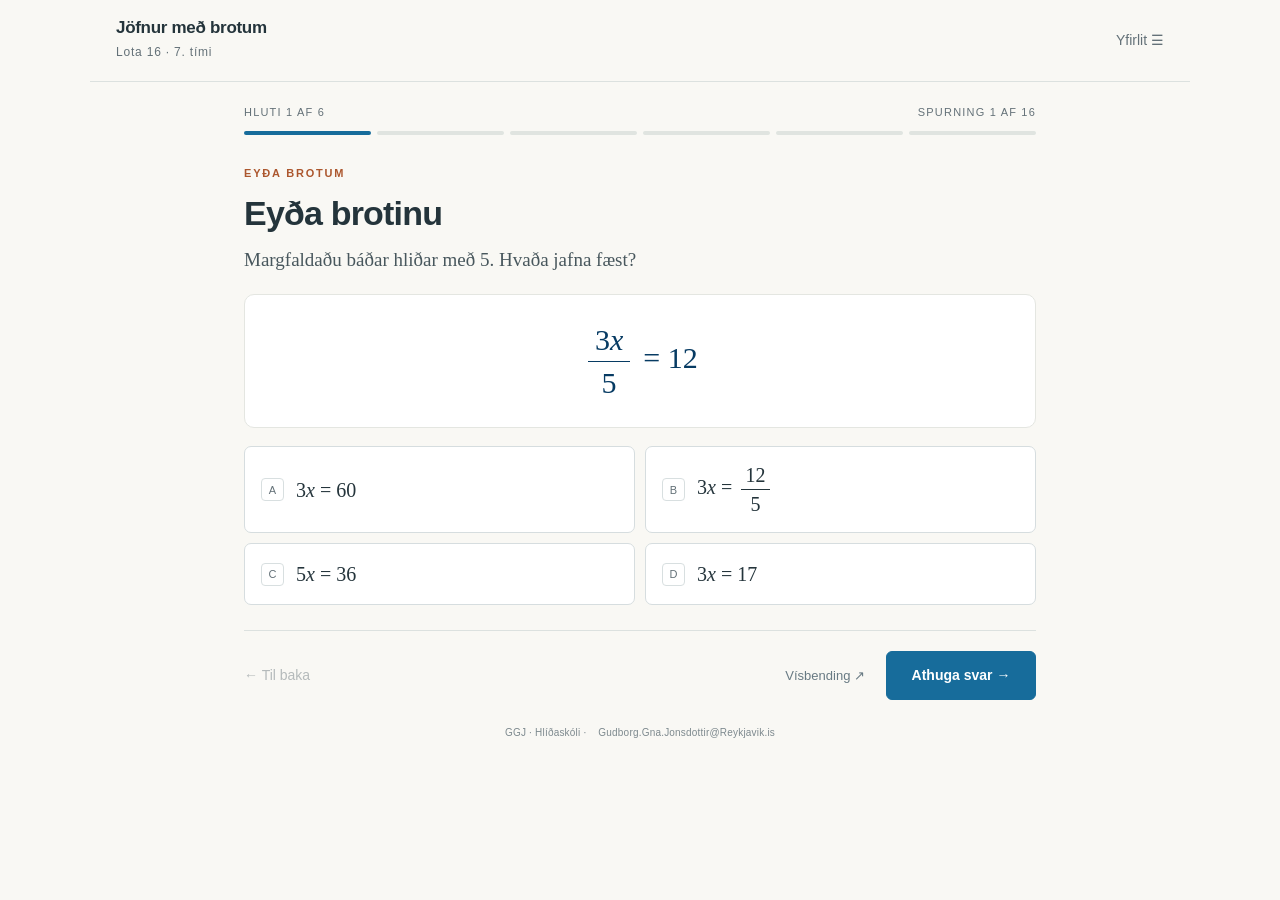
<file: aefingar/timi-7/index.html>
<!doctype html>
<html lang="is"><head><meta charset="utf-8"><meta name="viewport" content="width=device-width,initial-scale=1"><title>Lota 16 · 7. tími · Jöfnur með brotum</title><style>html,body{margin:0;padding:0;background:#f9f8f4}body{display:flow-root}</style></head><body>
<style>
#ggj-lota16-timi7 *{box-sizing:border-box}#ggj-lota16-timi7{--paper:#f9f8f4;--ink:#24343b;--muted:#647178;--line:#dce1df;--blue:#176c9b;--blue-pale:#eaf3f8;--orange:#ac572e;--green:#286751;--green-pale:#edf5ed}#ggj-lota16-timi7{margin:0;background:var(--paper);color:var(--ink);font:16px/1.5 "Aptos","Segoe UI",sans-serif}#ggj-lota16-timi7 button,#ggj-lota16-timi7 input{font:inherit}#ggj-lota16-timi7 button{cursor:pointer}#ggj-lota16-timi7 button:disabled{cursor:default;opacity:.45}#ggj-lota16-timi7 button:focus-visible,#ggj-lota16-timi7 input:focus-visible,#ggj-lota16-timi7 [role=button]:focus-visible{outline:3px solid #ba662e;outline-offset:4px}#ggj-lota16-timi7 button{transition:background .15s,border-color .15s}#ggj-lota16-timi7 .top{height:94px;max-width:1100px;margin:auto;padding:0 36px;display:flex;align-items:center;justify-content:space-between;border-bottom:1px solid var(--line)}#ggj-lota16-timi7 .brand{display:flex;align-items:center;gap:13px}#ggj-lota16-timi7 .brand strong{display:block;font-size:17px;font-weight:650;letter-spacing:-.3px}#ggj-lota16-timi7 .brand span{font-size:12px;color:var(--muted);letter-spacing:.8px}#ggj-lota16-timi7 button.quiet{border:0;background:transparent;color:var(--muted);padding:10px 0;font-size:14px}#ggj-lota16-timi7 .quiet span{margin-left:12px}#ggj-lota16-timi7 .quiet:hover{color:var(--ink)}#ggj-lota16-timi7 main{max-width:860px;margin:0 auto;padding:25px 34px 12px}#ggj-lota16-timi7 .progress-row{display:flex;justify-content:space-between;font-size:11px;letter-spacing:1.2px;text-transform:uppercase;color:var(--muted);margin:0 0 10px}#ggj-lota16-timi7 .progress{display:flex;gap:6px}#ggj-lota16-timi7 .progress i{height:4px;flex:1;background:#e0e4e0;border-radius:3px}#ggj-lota16-timi7 .progress i.done{background:#588b73}#ggj-lota16-timi7 .progress i.current{background:var(--blue)}#ggj-lota16-timi7 #exercise{padding-top:30px}#ggj-lota16-timi7 h1{font-size:clamp(25px,3vw,34px);line-height:1.2;letter-spacing:-.8px;font-weight:650;margin:0 0 12px}#ggj-lota16-timi7 h2{font-size:23px;line-height:1.3;letter-spacing:-.4px;margin:0}#ggj-lota16-timi7 .eyebrow{font-size:11px;color:var(--orange);text-transform:uppercase;letter-spacing:1.8px;font-weight:650;margin-bottom:12px}#ggj-lota16-timi7 .intro{font:19px/1.5 Cambria,Georgia,serif;margin:0;max-width:700px;color:#48575d}#ggj-lota16-timi7 .board{margin:20px 0 18px;min-height:260px;background:#fff;border:1px solid #e4e6e1;border-radius:10px;display:flex;align-items:center;justify-content:center;position:relative;overflow:hidden}#ggj-lota16-timi7 .board svg{width:100%;max-width:520px;max-height:310px;display:block}#ggj-lota16-timi7 .board-note{position:absolute;bottom:10px;left:16px;font-size:11px;color:#7b8589}#ggj-lota16-timi7 .figure-label{font:18px Cambria,Georgia,serif;fill:#263941;paint-order:stroke;stroke:white;stroke-width:5;stroke-linejoin:round}#ggj-lota16-timi7 .vertex-label{font-size:14px;font-style:italic;fill:#5c6b71;paint-order:stroke;stroke:#fff;stroke-width:4}#ggj-lota16-timi7 .edge-hit{cursor:pointer}#ggj-lota16-timi7 .edge-hit:focus-visible{outline:none}#ggj-lota16-timi7 .edge-hit:focus-visible .edge{stroke:var(--orange);stroke-width:6}#ggj-lota16-timi7 .edge{stroke:#425963;stroke-width:2.5;fill:none;stroke-linecap:round;transition:stroke .2s}#ggj-lota16-timi7 .edge.selected{stroke:var(--blue);stroke-width:5}#ggj-lota16-timi7 .edge-hit:hover .edge{stroke:var(--blue)}#ggj-lota16-timi7 .point-button{cursor:pointer}#ggj-lota16-timi7 .point-button circle{fill:#fff;stroke:#526d78;stroke-width:2}#ggj-lota16-timi7 .point-button.selected circle{fill:var(--blue);stroke:var(--blue)}#ggj-lota16-timi7 .choices{display:grid;grid-template-columns:repeat(2,minmax(0,1fr));gap:10px}#ggj-lota16-timi7 .choice{padding:14px 16px;border:1px solid #d6dddf;border-radius:7px;background:#fff;text-align:left;display:flex;align-items:center;gap:12px;color:var(--ink);min-height:57px}#ggj-lota16-timi7 .choice:hover{border-color:#91acba;background:#f4f8fa}#ggj-lota16-timi7 .choice.selected{border-color:var(--blue);background:var(--blue-pale);box-shadow:inset 0 0 0 1px var(--blue)}#ggj-lota16-timi7 .choice.correct{border-color:var(--green);background:var(--green-pale)}#ggj-lota16-timi7 .choice .letter{border:1px solid #d8dfe0;border-radius:4px;width:23px;height:23px;display:inline-flex;align-items:center;justify-content:center;font:11px "Segoe UI",sans-serif;color:var(--muted);flex-shrink:0}#ggj-lota16-timi7 .choice .math{font:21px Cambria,Georgia,serif}#ggj-lota16-timi7 .choice .math sup{font-size:13px}#ggj-lota16-timi7 .input-row{display:flex;align-items:center;gap:12px;justify-content:center;padding:7px}#ggj-lota16-timi7 .input-row label{font:26px Cambria,Georgia,serif}#ggj-lota16-timi7 .input-row input{width:154px;padding:13px;text-align:center;border:1.5px solid #abb9bf;border-radius:7px;background:#fff;font:26px Cambria,Georgia,serif;color:var(--ink)}#ggj-lota16-timi7 .input-row input:focus{border-color:var(--blue)}#ggj-lota16-timi7 .input-row .unit{font:22px Cambria,Georgia,serif}#ggj-lota16-timi7 .input-help{text-align:center;font-size:12px;color:var(--muted);margin:8px 0 0}#ggj-lota16-timi7 .feedback,#ggj-lota16-timi7 .hint-box{padding:14px 18px;border-radius:6px;font-size:15px;line-height:1.55;margin-top:16px}#ggj-lota16-timi7 .feedback{background:#fcf0e5;border-left:3px solid #c47b43}#ggj-lota16-timi7 .feedback.success{background:#eef5ed;border-left-color:var(--green)}#ggj-lota16-timi7 .feedback strong{display:block;margin-bottom:3px;color:var(--ink)}#ggj-lota16-timi7 .hint-box{background:#edf3f6;border-left:3px solid #98b5c5}#ggj-lota16-timi7 .hint-box strong{font-size:12px;letter-spacing:.4px;text-transform:uppercase;display:block;margin-bottom:4px}#ggj-lota16-timi7 .bottom{display:flex;justify-content:space-between;align-items:center;margin-top:25px;padding-top:20px;border-top:1px solid var(--line);gap:10px}#ggj-lota16-timi7 .actions{display:flex;gap:13px;align-items:center}#ggj-lota16-timi7 .primary{background:#264d60;color:#fff;border:1px solid #264d60;border-radius:6px;padding:13px 22px;font-size:14px;font-weight:600;min-width:150px}#ggj-lota16-timi7 .primary:hover{background:#173d50}#ggj-lota16-timi7 .primary span{margin-left:16px}#ggj-lota16-timi7 .hint-button{border:0;background:transparent;color:#687a83;font-size:13px;padding:12px 8px}#ggj-lota16-timi7 .hint-button:hover{color:var(--blue)}#ggj-lota16-timi7 .hint-button span{margin-left:5px}#ggj-lota16-timi7 .footnote{text-align:center;font-size:10px;color:#7d898e;margin:25px 0 8px;letter-spacing:.2px}#ggj-lota16-timi7 .footnote span{margin-left:9px}#ggj-lota16-timi7 dialog{border:1px solid #dce1df;border-radius:12px;max-width:530px;width:calc(100% - 32px);padding:26px;background:var(--paper);color:var(--ink);box-shadow:0 15px 65px #23374125}#ggj-lota16-timi7 dialog::backdrop{background:#20343f55}#ggj-lota16-timi7 .dialog-head{display:flex;justify-content:space-between;align-items:center}#ggj-lota16-timi7 .icon-button{border:0;background:transparent;font-size:27px;color:var(--muted)}#ggj-lota16-timi7 .muted{color:var(--muted);font-size:14px}#ggj-lota16-timi7 .outline-item{width:100%;border:0;border-top:1px solid var(--line);background:transparent;padding:12px 5px;display:flex;gap:14px;text-align:left;align-items:center;color:var(--ink)}#ggj-lota16-timi7 .outline-item:hover{background:#e9f0f0}#ggj-lota16-timi7 .outline-item span{width:23px;color:var(--blue)}#ggj-lota16-timi7 .outline-item small{margin-left:auto;font-size:11px;color:var(--green)}#ggj-lota16-timi7 .storage-note{font-size:11px;color:var(--muted);margin:20px 0 0}#ggj-lota16-timi7 .triple{display:flex;justify-content:center;gap:20px;flex-wrap:wrap;padding:40px}#ggj-lota16-timi7 .triple span{display:block;text-align:center;font:39px Cambria,Georgia,serif;border-bottom:2px solid #d9e6eb;padding:20px 20px 13px}#ggj-lota16-timi7 .triple small{display:block;font:12px "Segoe UI",sans-serif;color:var(--muted);margin:9px 0 0}#ggj-lota16-timi7 .mini-equation{font:25px Cambria,Georgia,serif;text-align:center;padding:0 20px 30px;color:var(--blue)}#ggj-lota16-timi7 .number-board{display:block;width:100%}#ggj-lota16-timi7 .rotate-badge{position:absolute;top:15px;right:15px;font-size:11px;color:var(--blue);background:var(--blue-pale);padding:5px 9px;border-radius:4px}#ggj-lota16-timi7 .summary{text-align:center;padding:28px 0}#ggj-lota16-timi7 .summary .seal{display:inline-flex;align-items:center;justify-content:center;border:1px solid #97b8a6;color:var(--green);border-radius:50%;width:65px;height:65px;font-size:31px;margin-bottom:24px}#ggj-lota16-timi7 .summary .intro{margin:auto}#ggj-lota16-timi7 .summary-list{max-width:440px;margin:25px auto;text-align:left;list-style:none;padding:0}#ggj-lota16-timi7 .summary-list li{padding:9px 0;border-bottom:1px solid var(--line);font-size:15px}#ggj-lota16-timi7 .summary-list li:before{content:'✓';color:var(--green);margin-right:14px}#ggj-lota16-timi7 .summary .primary{margin:15px}#ggj-lota16-timi7 .callout{font-size:13px;color:var(--muted);text-align:center;margin:12px 0}#ggj-lota16-timi7 .sr-only{position:absolute;width:1px;height:1px;padding:0;margin:-1px;overflow:hidden;clip:rect(0,0,0,0);white-space:nowrap;border:0}@media(max-width:600px){#ggj-lota16-timi7 .top{height:78px;padding:0 18px}#ggj-lota16-timi7 .brand strong{font-size:15px}#ggj-lota16-timi7 .brand svg{width:27px}#ggj-lota16-timi7 main{padding:20px 18px 10px}#ggj-lota16-timi7 #exercise{padding-top:23px}#ggj-lota16-timi7 .intro{font-size:18px}#ggj-lota16-timi7 .board{margin-top:18px;min-height:225px}#ggj-lota16-timi7 .board svg{max-height:265px}#ggj-lota16-timi7 .choices{gap:8px}#ggj-lota16-timi7 .choice{padding:12px 10px;font-size:14px;gap:8px}#ggj-lota16-timi7 .choice .math{font-size:19px}#ggj-lota16-timi7 .bottom{margin-top:20px}#ggj-lota16-timi7 .actions{gap:5px}#ggj-lota16-timi7 .primary{padding:12px 14px;min-width:125px}#ggj-lota16-timi7 .primary span{margin-left:6px}#ggj-lota16-timi7 .hint-button{font-size:12px;padding:9px 4px}#ggj-lota16-timi7 .triple{gap:5px;padding:25px 10px}#ggj-lota16-timi7 .triple span{font-size:30px;padding:14px}#ggj-lota16-timi7 .footnote span{display:block;margin:2px 0 0}}@media(prefers-reduced-motion:reduce){#ggj-lota16-timi7 *{transition:none!important;animation:none!important}}
#ggj-lota16-timi7{background:#f9f8f4;color:#24343b;font:16px/1.5 Aptos,"Segoe UI",sans-serif;min-width:0;overflow-wrap:break-word}
#ggj-lota16-timi7 .top{height:auto;min-height:82px;padding:16px 26px;gap:14px}
#ggj-lota16-timi7 .brand strong{line-height:1.2}
#ggj-lota16-timi7 main{padding-top:22px}
#ggj-lota16-timi7 .board.algebra-board{min-height:134px;padding:20px 22px}
#ggj-lota16-timi7 .board.figure-board{min-height:190px}
#ggj-lota16-timi7 .equation{font:clamp(22px,4.6vw,30px)/1.65 Cambria,Georgia,serif;color:#073b63;max-width:100%;text-align:center}
#ggj-lota16-timi7 .word-board{font:21px/1.65 Cambria,Georgia,serif;max-width:640px;width:100%}
#ggj-lota16-timi7 .math{font-family:Cambria,Georgia,serif}
#ggj-lota16-timi7 .math i,#ggj-lota16-timi7 .equation i,#ggj-lota16-timi7 .math-steps i{font-style:italic}
#ggj-lota16-timi7 .choice{min-height:62px}
#ggj-lota16-timi7 .choice .math{font-size:20px;line-height:1.5}
#ggj-lota16-timi7 .math-steps{font:20px/1.8 Cambria,Georgia,serif;color:#073b63;margin:8px 0}
#ggj-lota16-timi7 .math-steps>div{min-height:1.8em}
#ggj-lota16-timi7 .fraction{display:inline-flex;flex-direction:column;vertical-align:middle;text-align:center;line-height:1.4;margin:0 .18em}
#ggj-lota16-timi7 .fraction>span{display:block;padding:0 .24em}
#ggj-lota16-timi7 .fraction>span:first-child{border-bottom:1.4px solid currentColor}
#ggj-lota16-timi7 .answer-field>label{display:block;text-align:center;font:19px Cambria,Georgia,serif;margin-bottom:5px}
#ggj-lota16-timi7 .input-row input{max-width:100%;width:180px}
#ggj-lota16-timi7 .hint-box p,#ggj-lota16-timi7 .feedback p{margin:8px 0 0}
#ggj-lota16-timi7 .summary-list li{display:flex;justify-content:space-between;gap:8px}
#ggj-lota16-timi7 .summary-list li:before{content:none}
#ggj-lota16-timi7 .summary-list li.finished span{color:#286751}
#ggj-lota16-timi7 .summary-list li.unfinished span{color:#647178}
#ggj-lota16-timi7 .primary{background:#176c9b;border-color:#176c9b}
#ggj-lota16-timi7 .primary:hover{background:#11567e}
#ggj-lota16-timi7 .svg-note{font:13px Aptos,"Segoe UI",sans-serif;fill:#647178}
#ggj-lota16-timi7 .figure-label{font-size:22px}
#ggj-lota16-timi7 dialog{max-height:85vh;overflow:auto}
#ggj-lota16-timi7 [hidden]{display:none!important}
@media(max-width:540px){
#ggj-lota16-timi7 .choices{grid-template-columns:1fr}
#ggj-lota16-timi7 .top{padding:15px 18px}
#ggj-lota16-timi7 .board.algebra-board{min-height:110px;padding:15px}
#ggj-lota16-timi7 .word-board{font-size:19px}
#ggj-lota16-timi7 .bottom{flex-wrap:wrap}
#ggj-lota16-timi7 .actions{flex:1;justify-content:flex-end;flex-wrap:wrap}
#ggj-lota16-timi7 .math-steps{font-size:18px}
#ggj-lota16-timi7 .progress-row{font-size:10px;letter-spacing:.6px}
#ggj-lota16-timi7 .outline-item{gap:8px;font-size:14px}
#ggj-lota16-timi7 .outline-item small{white-space:nowrap}
}

#ggj-lota16-timi7 .choice .math{min-width:0;overflow-wrap:anywhere}#ggj-lota16-timi7 .footnote{overflow-wrap:anywhere}@media print{#ggj-lota16-timi7 .footnote{color:#777;font-size:9pt}}
#ggj-lota16-timi7 .equation{overflow-wrap:anywhere}#ggj-lota16-timi7 .math-steps{overflow-wrap:anywhere}#ggj-lota16-timi7 .fraction{white-space:nowrap}
</style>

<div id="ggj-lota16-timi7" lang="is">
<header class="top"><div class="brand"><div><strong>Jöfnur með brotum</strong><span>Lota 16 · 7. tími</span></div></div><button type="button" class="quiet" id="outline">Yfirlit ☰</button></header>
<main>
<div class="progress-row"><span id="stepcount"></span><span id="subcount"></span></div>
<div id="progress" class="progress" role="progressbar" aria-label="Framvinda" aria-valuemin="0"></div>
<section id="exercise" aria-labelledby="heading"><h1 id="heading">Jöfnur með brotum</h1><p class="intro">Æfingin hleðst hér. Ef hún birtist ekki skaltu opna síðuna aftur.</p></section>
<div id="feedback" aria-live="polite" aria-atomic="true"></div><div id="hints" aria-live="polite" aria-atomic="true"></div>
<div class="bottom"><button type="button" id="back" class="quiet">← Til baka</button><div class="actions"><button type="button" id="hint" class="hint-button">Vísbending ↗</button><button type="button" id="check" class="primary">Athuga svar →</button></div></div>
<p class="footnote">GGJ · Hlíðaskóli · <span>Gudborg.Gna.Jonsdottir@Reykjavik.is</span></p>
<noscript><p>Kveikt þarf að vera á JavaScript til að svara æfingunni.</p></noscript>
</main>
<dialog id="outlineDialog" aria-labelledby="outlineTitle"><div class="dialog-head"><h2 id="outlineTitle">Æfingin þín</h2><button type="button" id="closeDialog" class="icon-button" aria-label="Loka yfirliti">×</button></div><p class="muted">Veldu hluta til að halda áfram eða skoða aftur.</p><div id="outlineItems"></div><p id="storageNote" class="storage-note"></p></dialog>
</div>
<script>
(function(){'use strict';

const VERSION=1,KEY='ggj-lota16-timi07-aefing-v1';
const GROUPS=['Eyða brotum','Brot báðum megin','Tala utan brots','Margfalda alla liði','Teljarar með stæðum','Ummál og hliðar'];
const fmt=n=>String(Math.round(n*1e10)/1e10).replace('.',',').replace(/-/g,'−');
const v=s=>'<i>'+s+'</i>';
const pow=s=>v(s)+'<sup>2</sup>';
function poly(terms){let out='';for(const [n,s] of terms){if(!n)continue;let a=Math.abs(n),body=(a===1&&s?'':fmt(a))+s;out+=(out?(n<0?' − ':' + '):(n<0?'−':''))+body;}return out||'0';}
const PX=(a,b,c=0)=>poly([[a,pow('x')],[b,v('x')],[c,'']]);
const LX=(a,b)=>poly([[a,v('x')],[b,'']]);
const frac=(a,b)=>'<span class="fraction"><span>'+a+'</span><span>'+b+'</span></span>';
const eqs=(start,...lines)=>'<div class="math-steps"><div>'+start+'</div>'+lines.map(s=>'<div>= '+s+'</div>').join('')+'</div>';
function build(seed=0){
 const p=seed%2===0?
 {simple:[3,5,12],twoFractions:[8,3,4],fractionAnswer:[3,5,2,7],outside:[8,3,4,14],minusFraction:[9,3,5],allTerms:[6,2,3,2],both:[3,4,2,8,3],numerators:[3,4,2,8],numeratorMinus:[5,3,6,3,7],rect1:[2,8,6],rect2:[5,3,4,6]}:
 {simple:[4,7,8],twoFractions:[10,7,5],fractionAnswer:[4,3,3,8],outside:[9,2,5,15],minusFraction:[11,4,6],allTerms:[8,3,5,2],both:[2,5,3,10,6],numerators:[4,3,1,6],numeratorMinus:[4,5,10,5,8],rect1:[3,6,7],rect2:[4,3,3,8]};
 const qs=[];
 const mc=(group,title,intro,board,options,hints,explain,wrong,extra={})=>{
  const offset=(qs.length+seed)%options.length,rotated=options.map((html,i)=>({html,correct:i===0}));
  for(let k=0;k<offset;k++)rotated.push(rotated.shift());
  qs.push({group,title,intro,board,type:'choice',variable:'x',options:rotated.map(o=>o.html),correct:rotated.findIndex(o=>o.correct),hints,explain,wrong,...extra});
 };
 const num=(group,title,intro,board,answer,hints,explain,extra={})=>
  qs.push({group,title,intro,board,type:'number',variable:'x',answer:Math.round(answer*1e10)/1e10,label:'x =',unit:'',hints,explain,...extra});
 const L=(a,b)=>poly([[a,v('x')],[b,'']]);
 const steps=(...lines)=>'<div class="math-steps">'+lines.filter((line,index,all)=>index===0||line!==all[index-1]).map(s=>'<div>'+s+'</div>').join('')+'</div>';
 const gcd=(a,b)=>b?gcd(b,a%b):a;
 const F=(n,d=1)=>{if(d<0){n=-n;d=-d;}const g=gcd(Math.abs(n),d);n/=g;d/=g;return d===1?fmt(n):frac(fmt(n),fmt(d));};
 const bracket=s=>'('+s+')';
 const plain=s=>s.replace(/<[^>]+>/g,'');
 const rectangle=(w,l,u,id)=>'<svg viewBox="0 0 480 240" role="img" aria-labelledby="rect7-'+seed+'-'+id+'"><title id="rect7-'+seed+'-'+id+'">Rétthyrningur með breidd '+plain(w)+' cm og lengd '+plain(l)+' cm. Ummál '+u+' cm. Skissa, ekki í kvarða.</title><rect x="42" y="52" width="260" height="104" fill="#eaf3f8" stroke="#425963" stroke-width="2"/><path d="M42 142h14v14" fill="none" stroke="#ac572e" stroke-width="2"/><text x="172" y="31" text-anchor="middle" class="figure-label">('+plain(l)+') cm</text><text x="322" y="110" class="figure-label">('+plain(w)+') cm</text><text x="240" y="198" text-anchor="middle" class="figure-label">Ummál: '+u+' cm</text><text x="240" y="229" text-anchor="middle" style="font:20px Cambria,Georgia,serif;fill:#647178">Skissa, ekki í kvarða</text></svg>';
 let a,b,c,d,e,board,answer,n,den,m,eq;

 [a,b,c]=p.simple;board=frac(L(a,0),fmt(b))+' = '+fmt(c);answer=b*c/a;
 mc(0,'Eyða brotinu','Margfaldaðu báðar hliðar með '+fmt(b)+'. Hvaða jafna fæst?',board,
  [L(a,0)+' = '+fmt(b*c),L(a,0)+' = '+F(c,b),L(b,0)+' = '+fmt(a*c),L(a,0)+' = '+fmt(b+c)],
  ['Brotastrikið merkir deilingu. Margfaldaðu báðar hliðar með nefnaranum til að eyða brotinu.',
   'Margfaldaðu hægri hliðina líka með '+fmt(b)+'.'],
  steps(board,fmt(b)+' · '+frac(L(a,0),fmt(b))+' = '+fmt(b)+' · '+fmt(c),L(a,0)+' = '+fmt(b*c)),
  'Margföldun með nefnaranum eyðir brotinu. Margfaldaðu hægri hliðina með sömu tölu.');
 num(0,'Einangraðu x','Ljúktu lausn sömu jöfnu.',board,answer,
  ['Þegar búið er að eyða brotinu fæst '+L(a,0)+' = '+fmt(b*c)+'.',
   'Deildu nú báðum hliðum með '+fmt(a)+'.'],
  steps(board,L(a,0)+' = '+fmt(b*c),v('x')+' = '+F(b*c,a)));

 [a,b,c]=p.twoFractions;board=frac(v('x'),fmt(a))+' = '+F(b,c);answer=a*b/c;
 num(1,'Brot báðum megin','Leystu jöfnuna.',board,answer,
  ['Margfaldaðu báðar hliðar með '+fmt(a)+'.',
   'Þá fæst '+v('x')+' = '+fmt(a)+' · '+F(b,c)+'.'],
  steps(board,v('x')+' = '+fmt(a)+' · '+F(b,c),v('x')+' = '+F(a*b,c)));
 [a,b,c,d]=p.fractionAnswer;board=frac(L(a,0),fmt(b))+' = '+F(c,d);n=b*c;den=a*d;
 num(1,'Lausnin er almennt brot','Leystu jöfnuna. Skrifaðu brotið með skástriki, til dæmis 3/5.',board,n/den,
  ['Margfaldaðu fyrst báðar hliðar með '+fmt(b)+'.',
   'Þá fæst '+L(a,0)+' = '+F(b*c,d)+'. Deildu síðan með '+fmt(a)+'.'],
  steps(board,L(a,0)+' = '+F(b*c,d),v('x')+' = '+F(n,den)),{answerText:plain(F(n,den)).includes('/')?plain(F(n,den)):String(n)+'/'+String(den)});

 [a,b,c,d]=p.outside;board=fmt(a)+' + '+frac(L(b,0),fmt(c))+' = '+fmt(d);n=(d-a)*c;den=b;
 num(2,'Tala utan brotsins','Leystu jöfnuna. Byrjaðu á að einangra brotið.',board,n/den,
  ['Dragðu '+fmt(a)+' frá báðum hliðum áður en þú eyðir brotinu.',
   'Þú færð '+frac(L(b,0),fmt(c))+' = '+fmt(d-a)+'. Margfaldaðu síðan með '+fmt(c)+'.'],
  steps(board,frac(L(b,0),fmt(c))+' = '+fmt(d-a),L(b,0)+' = '+fmt(n),v('x')+' = '+F(n,den)));
 [a,b,c]=p.minusFraction;board=fmt(a)+' − '+frac(v('x'),fmt(b))+' = '+fmt(c);answer=(a-c)*b;
 num(2,'Mínus fyrir framan brot','Leystu jöfnuna og gættu að mínusmerkinu.',board,answer,
  ['Dragðu '+fmt(a)+' frá báðum hliðum. Mínusinn fyrir framan brotið helst.',
   'Þá fæst −'+frac(v('x'),fmt(b))+' = '+fmt(c-a)+'. Margfaldaðu með '+fmt(b)+' og deildu loks með −1.'],
  steps(board,'−'+frac(v('x'),fmt(b))+' = '+fmt(c-a),'−'+v('x')+' = '+fmt((c-a)*b),v('x')+' = '+fmt(answer)));

 [a,b,c,d]=p.allTerms;m=a*d/gcd(a,d);board=frac(v('x'),fmt(a))+' + '+fmt(b)+' = '+F(c,d);
 mc(3,'Margfaldaðu alla liðina','Eyddu brotum úr jöfnunni með því að margfalda alla liði beggja vegna með '+fmt(m)+'.',board,
  [L(m/a,m*b)+' = '+fmt(m*c/d),L(m/a,b)+' = '+fmt(m*c/d),L(m/a,m*b)+' = '+fmt(c),L(m/a,m*b)+' = '+fmt(m*c)],
  ['Margföldunin á líka við töluna sem stendur utan brotsins.',
   'Vinstri hlið verður '+L(m/a,m*b)+'. Hægri hlið verður '+fmt(m)+' · '+F(c,d)+'.'],
  steps(board,fmt(m)+' · '+frac(v('x'),fmt(a))+' + '+fmt(m)+' · '+fmt(b)+' = '+fmt(m)+' · '+F(c,d),L(m/a,m*b)+' = '+fmt(m*c/d)),
  'Margfaldaðu líka heiltöluna vinstra megin. Enginn liður má verða eftir óbreyttur.');
 n=a*(c-b*d);den=d;
 num(3,'Leystu jöfnuna áfram','Ljúktu lausn sömu jöfnu. Svarið má vera neikvætt.',board,n/den,
  ['Eftir margföldun fæst '+L(m/a,m*b)+' = '+fmt(m*c/d)+'.',
   'Dragðu '+fmt(m*b)+' frá báðum hliðum. Þá stendur x eitt og sér.'],
  steps(board,L(m/a,m*b)+' = '+fmt(m*c/d),L(m/a,0)+' = '+fmt(m*c/d-m*b),v('x')+' = '+F(n,den)));
 [a,b,c,d,e]=p.both;m=b*d/gcd(b,d);board=frac(L(a,0),fmt(b))+' − '+fmt(c)+' = '+frac(v('x'),fmt(d))+' + '+fmt(e);
 n=m*(c+e);den=m*a/b-m/d;
 num(3,'Brot og x báðum megin','Eyddu brotum úr jöfnunni, dragðu saman líka liði og leystu jöfnuna.',board,n/den,
  ['Minnsta sameiginlega margfeldi nefnaranna er '+fmt(m)+'. Margfaldaðu alla liðina með því.',
   'Þá fæst '+L(m*a/b,-m*c)+' = '+L(m/d,m*e)+'. Safnaðu x-liðunum sömu megin.'],
  steps(board,L(m*a/b,-m*c)+' = '+L(m/d,m*e),L(den,-m*c)+' = '+fmt(m*e),L(den,0)+' = '+fmt(n),v('x')+' = '+F(n,den)));

 [a,b,c,d]=p.numerators;m=b*d/gcd(b,d);
 board=frac(L(1,-a),fmt(b))+' = '+frac(L(1,c),fmt(d));
 const leftFactor=m/b,rightFactor=m/d;
 const correct=fmt(leftFactor)+bracket(L(1,-a))+' = '+(rightFactor===1?L(1,c):fmt(rightFactor)+bracket(L(1,c)));
 mc(4,'Allur teljarinn margfaldast','Eyddu brotum úr jöfnunni. Hafðu sviga utan um allan teljarann þegar þú margfaldar hann.',board,
  [correct,L(leftFactor,-a)+' = '+L(1,c),fmt(leftFactor)+bracket(L(1,-a))+' = '+L(1,-c),L(1,-a)+' = 2'+bracket(L(1,c))],
  ['Teljarinn er öll stæðan fyrir ofan brotastrikið.',
   'Margfaldaðu báðar hliðar með '+fmt(m)+'. Þá fæst '+correct+'.'],
  steps(board,correct),
  'Svigi þarf utan um allan teljarann áður en dreift er. Talan og x verða bæði að margfaldast.');
 n=leftFactor*a+rightFactor*c;den=leftFactor-rightFactor;
 num(4,'Leystu upp svigann','Ljúktu lausn jöfnunnar.',board,n/den,
  ['Þegar búið er að eyða brotunum fæst '+correct+'.',
   'Margfaldaðu inn í svigann. Þá fæst '+L(leftFactor,-leftFactor*a)+' = '+L(rightFactor,rightFactor*c)+'.'],
  steps(board,correct,L(leftFactor,-leftFactor*a)+' = '+L(rightFactor,rightFactor*c),L(den,0)+' = '+fmt(n),v('x')+' = '+F(n,den)));
 [a,b,c,d,e]=p.numeratorMinus;board=frac(L(a,b),fmt(c))+' − '+frac(v('x'),fmt(d))+' = '+F(e,c);
 const factor=c/d;n=e-b;den=a-factor;
 num(4,'Frádráttur með ólíkum nefnurum','Eyddu brotum úr jöfnunni og leystu hana. Notaðu almennt brot ef þarf.',board,n/den,
  ['Margfaldaðu alla liði með '+fmt(c)+'. Mínusinn fyrir framan síðara brotið helst.',
   'Þá fæst '+L(a,b)+' − '+L(factor,0)+' = '+fmt(e)+'. Dragðu saman x-liðina.'],
  steps(board,L(a,b)+' − '+L(factor,0)+' = '+fmt(e),L(a-factor,b)+' = '+fmt(e),L(den,0)+' = '+fmt(n),v('x')+' = '+F(n,den)),{answerText:String(n)+'/'+String(den)});

 [a,b,c]=p.rect1;const width1=c,length1=a*c+b,u1=2*(width1+length1);
 const w1=v('x'),l1=L(a,b),eq1='2'+v('x')+' + 2'+bracket(l1)+' = '+fmt(u1);
 const svg1=rectangle(w1,l1,u1,'a'),geo1={width:[1,0],length:[a,b],perimeter:u1};
 mc(5,'Settu upp ummálsjöfnu','Breiddin er x cm og lengdin ('+plain(l1)+') cm. Hvaða jafna lýsir ummálinu?',svg1,
  [eq1,v('x')+' + '+bracket(l1)+' = '+fmt(u1),'2'+v('x')+' + '+bracket(l1)+' = '+fmt(u1),v('x')+' + 2'+bracket(l1)+' = '+fmt(u1)],
  ['Í rétthyrningi eru tvær hliðar af hvorri lengd.',
   'Ummálið er 2 · breidd + 2 · lengd. Leggðu saman lengdir allra fjögurra hliðanna.'],
  steps(eq1,L(2+2*a,2*b)+' = '+fmt(u1)),
  'Ummál er samanlögð lengd allra fjögurra hliðanna. Tvöfaldaðu bæði breidd og lengd.',{equation:eq1,geometry:geo1});
 num(5,'Finndu breiddina','Finndu breiddina x í sentimetrum.',svg1,width1,
  ['Notaðu jöfnuna '+eq1+'.',
   'Þegar búið er að dreifa og draga saman fæst '+L(2+2*a,2*b)+' = '+fmt(u1)+'.'],
  steps(eq1,L(2+2*a,2*b)+' = '+fmt(u1),L(2+2*a,0)+' = '+fmt(u1-2*b),v('x')+' = '+fmt(width1))+
  '<p>Breiddin er '+fmt(width1)+' cm. Lengdin er '+fmt(a)+' · '+fmt(width1)+' + '+fmt(b)+' = '+fmt(length1)+' cm. Ummálið er 2 · '+fmt(width1)+' + 2 · '+fmt(length1)+' = '+fmt(u1)+' cm.</p>',
  {equation:eq1,geometry:geo1,unit:'cm'});

 [a,b,c,d]=p.rect2;const width2=d+a,length2=b*d-c,u2=2*(width2+length2);
 const w2=L(1,a),l2=L(b,-c),eq2='2'+bracket(w2)+' + 2'+bracket(l2)+' = '+fmt(u2);
 const svg2=rectangle(w2,l2,u2,'b'),geo2={width:[1,a],length:[b,-c],perimeter:u2};
 num(5,'x í báðum hliðarlengdum','Hliðarnar eru ('+plain(w2)+') cm og ('+plain(l2)+') cm. Finndu x.',svg2,d,
  ['Skrifaðu ummálið sem 2 · breidd + 2 · lengd.',
   'Ummálsjafnan er '+eq2+'. Margfaldaðu inn í báða svigana.'],
  steps(eq2,L(2+2*b,2*a-2*c)+' = '+fmt(u2),L(2+2*b,0)+' = '+fmt(u2-2*a+2*c),v('x')+' = '+fmt(d)),
  {equation:eq2,geometry:geo2});
 num(5,'Frá x að hliðarlengd','Notaðu lausnina x = '+fmt(d)+' og finndu lengdina ('+plain(l2)+') cm.',svg2,length2,
  ['Til að finna lengdina þarftu að setja gildi x inn í stæðuna '+l2+'.',
   'Settu '+fmt(d)+' í stað x: '+fmt(b)+' · '+fmt(d)+' − '+fmt(c)+'.'],
  steps(fmt(b)+' · '+fmt(d)+' − '+fmt(c)+' = '+fmt(length2))+
  '<p>Lengdin er '+fmt(length2)+' cm og breiddin er '+fmt(d)+' + '+fmt(a)+' = '+fmt(width2)+' cm. Athugun á ummáli: 2 · '+fmt(length2)+' + 2 · '+fmt(width2)+' = '+fmt(u2)+' cm.</p>',
  {equation:eq2,geometry:geo2,checkKind:'geometry_length',label:'Lengd =',unit:'cm'});
 return {questions:qs,parameters:p};
}
function parseNumber(value){
 const clean=String(value).trim().replace(/[−–]/g,'-').replace(/\s+/g,'').replace(/,/g,'.');
 const pattern=/^[+-]?(?:\d+(?:\.\d*)?|\.\d+)$/;
 if(!clean)return null;
 const bits=clean.split('/');
 if(bits.length>2||!bits.every(b=>pattern.test(b)))return null;
 const nums=bits.map(Number);
 if(nums.some(n=>!Number.isFinite(n))||(bits.length===2&&nums[1]===0))return null;
 return bits.length===2?nums[0]/nums[1]:nums[0];
}
function isCorrect(q,record){
 if(q.type==='choice')return record.choice===q.correct;
 const n=parseNumber(record.answer);return n!==null&&Math.abs(n-q.answer)<1e-9;
}
const cleanRecord=()=>({choice:null,answer:'',done:false,hints:0,attempts:0});
const cleanState=(seed=0)=>({version:VERSION,seed:seed%2,cursor:0,records:build(seed).questions.map(cleanRecord)});
function validState(s){
 const integer=(x,a,b)=>Number.isSafeInteger(x)&&x>=a&&x<=b;
 if(!s||s.version!==VERSION||!integer(s.seed,0,1))return false;
 const qs=build(s.seed).questions;
 if(!integer(s.cursor,0,qs.length)||!Array.isArray(s.records)||s.records.length!==qs.length)return false;
 return s.records.every((r,i)=>r&&typeof r==='object'&&(r.choice===null||integer(r.choice,0,(qs[i].options?.length??0)-1))&&typeof r.answer==='string'&&r.answer.length<=80&&typeof r.done==='boolean'&&integer(r.hints,0,qs[i].hints.length)&&integer(r.attempts,0,1000000)&&(!r.done||isCorrect(qs[i],r)));
}

const root=document.getElementById('ggj-lota16-timi7');
const $=id=>root.querySelector('#'+id);
const escape=s=>String(s).replace(/[&<>"']/g,c=>({'&':'&amp;','<':'&lt;','>':'&gt;','"':'&quot;',"'":'&#39;'}[c]));
let storageWorks=true,state,notice='';
let stored=null;
try{stored=localStorage.getItem(KEY);}catch{storageWorks=false;}
try{state=JSON.parse(stored);if(!validState(state))state=cleanState();}
catch{state=cleanState();}
let questions=build(state.seed).questions;
function save(){try{localStorage.setItem(KEY,JSON.stringify(state));}catch{storageWorks=false;}}
const storageText=()=>storageWorks?'Framvindan geymist í þessum vafra. Svör eru ekki send til kennara.':'Vafrinn leyfir ekki vistun. Framvindan helst meðan æfingin er opin.';
function groupIndices(g){return questions.map((q,i)=>q.group===g?i:-1).filter(i=>i>=0);}
function progress(){
 const total=state.records.filter(r=>r.done).length;
 const current=questions[state.cursor]?.group;
 $('progress').innerHTML=GROUPS.map((_,g)=>{const ids=groupIndices(g),done=ids.every(i=>state.records[i].done);return '<i class="'+(done?'done ':'')+(current===g?'current':'')+'"></i>';}).join('');
 $('progress').setAttribute('aria-valuenow',String(total));
 $('progress').setAttribute('aria-valuemax',String(questions.length));
 $('progress').setAttribute('aria-valuetext',total+' af '+questions.length+' spurningum lokið');
}
function feedback(q,r){
 $('feedback').innerHTML=r.done?'<div class="feedback success"><strong>Rétt hjá þér</strong>'+q.explain+'</div>':notice?'<div class="feedback"><strong>Skoðum þetta aðeins</strong>'+notice+'</div>':'';
 $('hints').innerHTML=r.hints?'<div class="hint-box"><strong>Vísbending'+(r.hints>1?'ar':'')+'</strong>'+q.hints.slice(0,r.hints).map(h=>'<p>'+h+'</p>').join('')+'</div>':'';
}
function render(focus=false){
 save();progress();
 if(state.cursor===questions.length){summary(focus);return;}
 const q=questions[state.cursor],r=state.records[state.cursor];
 $('stepcount').textContent='Hluti '+(q.group+1)+' af '+GROUPS.length;
 $('subcount').textContent='Spurning '+(state.cursor+1)+' af '+questions.length;
 const isFigure=q.board.startsWith('<svg'),isWords=q.board.startsWith('<div');
 let inputs='';
 if(q.type==='choice'){
 inputs='<div class="choices" role="group" aria-label="Svarmöguleikar">'+q.options.map((o,i)=>'<button type="button" class="choice '+(r.choice===i?'selected ':'')+(r.done&&r.choice===i?'correct':'')+'" data-choice="'+i+'" aria-pressed="'+(r.choice===i)+'" '+(r.done?'disabled':'')+'><span class="letter" aria-hidden="true">'+String.fromCharCode(65+i)+'</span><span class="math">'+o+'</span></button>').join('')+'</div>';
 }else{
 inputs='<div class="answer-field"><label for="answer">'+escape(q.label)+(q.unit?' ('+escape(q.unit)+')':'')+'</label><div class="input-row"><input id="answer" type="text" inputmode="text" maxlength="80" autocomplete="off" aria-describedby="input-help" value="'+escape(r.answer)+'" '+(r.done?'disabled':'')+'><span class="unit">'+escape(q.unit)+'</span></div><p id="input-help" class="input-help">Skrifaðu tölu eða almennt brot, til dæmis −1,5 eða −3/2. Þú mátt nota kommu eða punkt í tugabroti.</p></div>';
 }
 $('exercise').innerHTML='<div class="eyebrow">'+GROUPS[q.group]+'</div><h1 id="heading" tabindex="-1">'+q.title+'</h1><p class="intro">'+q.intro+'</p><div class="board '+(isFigure?'figure-board':'algebra-board')+'">'+(isFigure||isWords?q.board:'<div class="equation">'+q.board+'</div>')+'</div>'+inputs;
 $('back').disabled=state.cursor===0;
 $('hint').hidden=false;$('hint').disabled=r.done||r.hints>=q.hints.length;
 $('check').hidden=false;$('check').textContent=r.done?(state.cursor===questions.length-1?'Skoða yfirlit →':'Áfram →'):'Athuga svar →';
 feedback(q,r);
 root.querySelectorAll('[data-choice]').forEach(b=>b.onclick=()=>{
  if(r.done)return;
  r.choice=Number(b.dataset.choice);notice='';render();
  root.querySelector('[data-choice="'+r.choice+'"]')?.focus({preventScroll:true});
 });
 if($('answer')){
  $('answer').oninput=e=>{r.answer=e.target.value;notice='';$('feedback').innerHTML='';save();};
  $('answer').onkeydown=e=>{if(e.key==='Enter'){e.preventDefault();check();}};
 }
 if(focus)$('heading').focus({preventScroll:true});
}
function check(){
 if(state.cursor===questions.length)return;
 const q=questions[state.cursor],r=state.records[state.cursor];
 if(r.done){state.cursor++;notice='';render(true);return;}
 if(q.type==='choice'&&r.choice===null){notice='Veldu svarmöguleika fyrst.';feedback(q,r);return;}
 if(q.type==='number'&&parseNumber(r.answer)===null){notice='Skráðu tölu eða almennt brot í svarreitinn. Ef þú notar brot má nefnarinn ekki vera núll.';feedback(q,r);$('answer').focus();return;}
 r.attempts++;r.done=isCorrect(q,r);
 notice=r.done?'':q.wrong||'Skoðaðu útreikningana aftur. Vísbendingin getur hjálpað þér að finna næsta skref.';
 render();
 if(r.done)$('check').focus({preventScroll:true});
 else if(q.type==='number'){$('answer').focus({preventScroll:true});$('answer').select();}
}
function summary(focus=false){
 const total=state.records.filter(r=>r.done).length,complete=total===questions.length;
 $('stepcount').textContent='Yfirlit';$('subcount').textContent=total+' af '+questions.length+' lokið';
 $('hint').hidden=true;$('check').hidden=true;$('back').disabled=false;
 $('feedback').innerHTML='';$('hints').innerHTML='';
 $('exercise').innerHTML='<div class="summary"><div class="seal" aria-hidden="true">'+(complete?'✓':'↗')+'</div><div class="eyebrow">Lota 16 · 7. tími</div><h1 id="heading" tabindex="-1">'+(complete?'Vel gert. Æfingunni er lokið.':'Haltu áfram með æfinguna.')+'</h1><p class="intro">'+(complete?'Þú hefur eytt brotum úr jöfnum, margfaldað alla liði jöfnu og notað ummál til að finna hliðarlengdir rétthyrninga.':'Þú hefur lokið '+total+' spurningum. Veldu hluta í yfirlitinu eða haltu áfram með næstu spurningu sem þú átt eftir.')+'</p><ul class="summary-list">'+GROUPS.map((name,g)=>{const ids=groupIndices(g),done=ids.filter(i=>state.records[i].done).length;return '<li class="'+(done===ids.length?'finished':'unfinished')+'">'+name+' <span>'+done+'/'+ids.length+'</span></li>';}).join('')+'</ul><button type="button" class="primary" id="again">'+(complete?'Æfa aftur með nýjum tölum':'Halda áfram')+' →</button><p class="storage-note">'+storageText()+'</p></div>';
 $('again').onclick=()=>{
  if(complete){state=cleanState((state.seed+1)%2);questions=build(state.seed).questions;}
  else state.cursor=state.records.findIndex(r=>!r.done);
  notice='';render(true);
 };
 if(focus)$('heading').focus({preventScroll:true});
}
$('check').onclick=check;
$('hint').onclick=()=>{if(state.cursor>=questions.length)return;const r=state.records[state.cursor],q=questions[state.cursor];if(!r.done){r.hints=Math.min(r.hints+1,q.hints.length);save();feedback(q,r);$('hint').disabled=r.hints>=q.hints.length;}};
$('back').onclick=()=>{if(state.cursor>0){state.cursor--;notice='';render(true);}};
$('outline').onclick=()=>{
 $('outlineItems').innerHTML=GROUPS.map((name,g)=>{const ids=groupIndices(g),done=ids.filter(i=>state.records[i].done).length;return '<button type="button" class="outline-item" data-group="'+g+'"><span>'+String(g+1).padStart(2,'0')+'</span>'+name+'<small>'+done+'/'+ids.length+' lokið</small></button>';}).join('')+'<button type="button" class="outline-item" id="showSummary">Skoða stöðu æfingarinnar →</button>';
 $('storageNote').textContent=storageText();
 root.querySelectorAll('[data-group]').forEach(b=>b.onclick=()=>{const ids=groupIndices(Number(b.dataset.group));state.cursor=ids.find(i=>!state.records[i].done)??ids[0];notice='';$('outlineDialog').close();render(true);});
 $('showSummary').onclick=()=>{state.cursor=questions.length;notice='';$('outlineDialog').close();render(true);};
 $('outlineDialog').showModal();
};
$('closeDialog').onclick=()=>$('outlineDialog').close();
$('outlineDialog').addEventListener('click',e=>{if(e.target===$('outlineDialog')){const r=e.target.getBoundingClientRect();if(e.clientX<r.left||e.clientX>r.right||e.clientY<r.top||e.clientY>r.bottom)e.target.close();}});
render();

})();
</script>
<script src="child.js" defer></script>
</body></html>
</file>
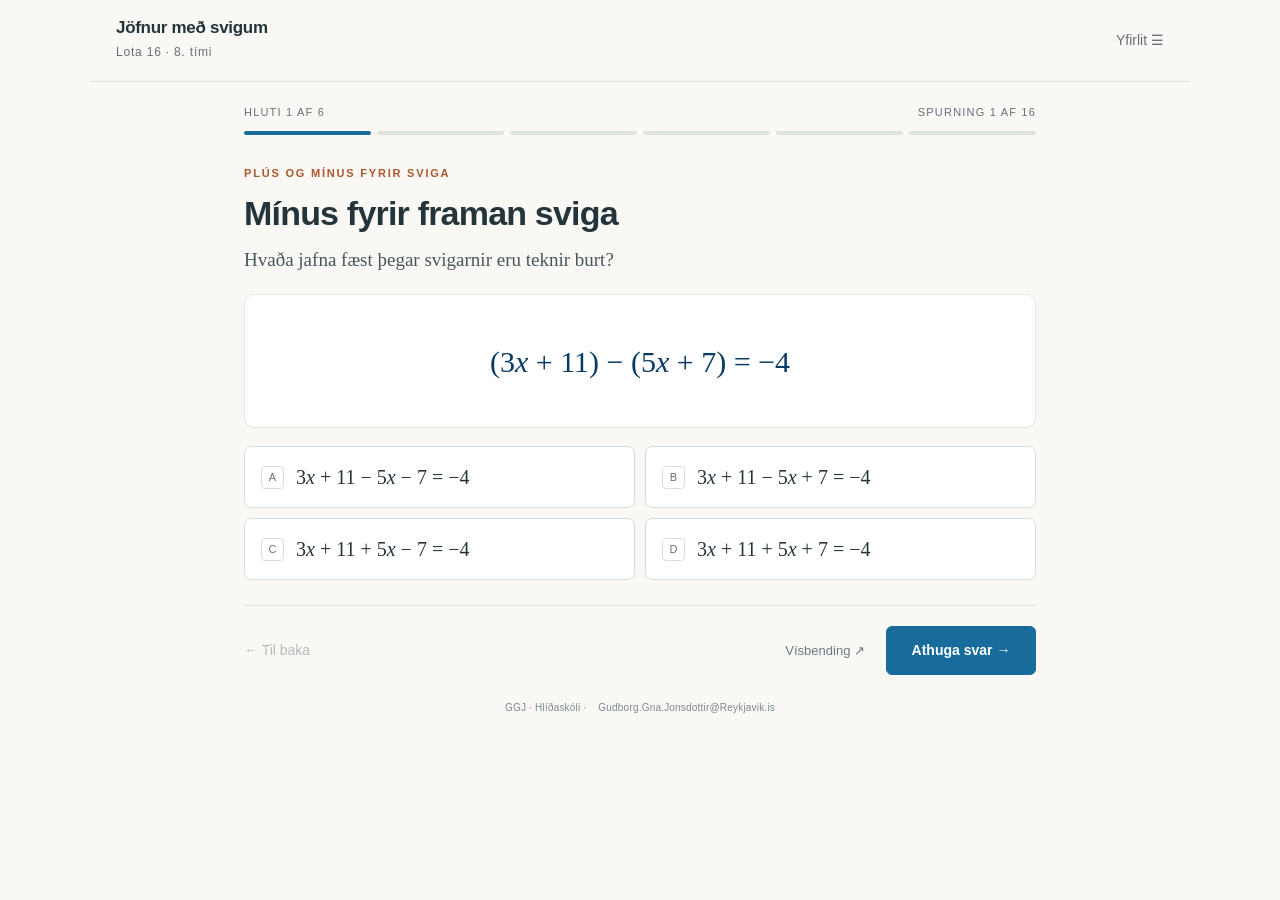
<file: aefingar/timi-8/index.html>
<!doctype html>
<html lang="is"><head><meta charset="utf-8"><meta name="viewport" content="width=device-width,initial-scale=1"><title>Lota 16 · 8. tími · Jöfnur með svigum</title><style>html,body{margin:0;padding:0;background:#f9f8f4}body{display:flow-root}</style></head><body>
<style>
#ggj-lota16-timi8 *{box-sizing:border-box}#ggj-lota16-timi8{--paper:#f9f8f4;--ink:#24343b;--muted:#647178;--line:#dce1df;--blue:#176c9b;--blue-pale:#eaf3f8;--orange:#ac572e;--green:#286751;--green-pale:#edf5ed}#ggj-lota16-timi8{margin:0;background:var(--paper);color:var(--ink);font:16px/1.5 "Aptos","Segoe UI",sans-serif}#ggj-lota16-timi8 button,#ggj-lota16-timi8 input{font:inherit}#ggj-lota16-timi8 button{cursor:pointer}#ggj-lota16-timi8 button:disabled{cursor:default;opacity:.45}#ggj-lota16-timi8 button:focus-visible,#ggj-lota16-timi8 input:focus-visible,#ggj-lota16-timi8 [role=button]:focus-visible{outline:3px solid #ba662e;outline-offset:4px}#ggj-lota16-timi8 button{transition:background .15s,border-color .15s}#ggj-lota16-timi8 .top{height:94px;max-width:1100px;margin:auto;padding:0 36px;display:flex;align-items:center;justify-content:space-between;border-bottom:1px solid var(--line)}#ggj-lota16-timi8 .brand{display:flex;align-items:center;gap:13px}#ggj-lota16-timi8 .brand strong{display:block;font-size:17px;font-weight:650;letter-spacing:-.3px}#ggj-lota16-timi8 .brand span{font-size:12px;color:var(--muted);letter-spacing:.8px}#ggj-lota16-timi8 button.quiet{border:0;background:transparent;color:var(--muted);padding:10px 0;font-size:14px}#ggj-lota16-timi8 .quiet span{margin-left:12px}#ggj-lota16-timi8 .quiet:hover{color:var(--ink)}#ggj-lota16-timi8 main{max-width:860px;margin:0 auto;padding:25px 34px 12px}#ggj-lota16-timi8 .progress-row{display:flex;justify-content:space-between;font-size:11px;letter-spacing:1.2px;text-transform:uppercase;color:var(--muted);margin:0 0 10px}#ggj-lota16-timi8 .progress{display:flex;gap:6px}#ggj-lota16-timi8 .progress i{height:4px;flex:1;background:#e0e4e0;border-radius:3px}#ggj-lota16-timi8 .progress i.done{background:#588b73}#ggj-lota16-timi8 .progress i.current{background:var(--blue)}#ggj-lota16-timi8 #exercise{padding-top:30px}#ggj-lota16-timi8 h1{font-size:clamp(25px,3vw,34px);line-height:1.2;letter-spacing:-.8px;font-weight:650;margin:0 0 12px}#ggj-lota16-timi8 h2{font-size:23px;line-height:1.3;letter-spacing:-.4px;margin:0}#ggj-lota16-timi8 .eyebrow{font-size:11px;color:var(--orange);text-transform:uppercase;letter-spacing:1.8px;font-weight:650;margin-bottom:12px}#ggj-lota16-timi8 .intro{font:19px/1.5 Cambria,Georgia,serif;margin:0;max-width:700px;color:#48575d}#ggj-lota16-timi8 .board{margin:20px 0 18px;min-height:260px;background:#fff;border:1px solid #e4e6e1;border-radius:10px;display:flex;align-items:center;justify-content:center;position:relative;overflow:hidden}#ggj-lota16-timi8 .board svg{width:100%;max-width:520px;max-height:310px;display:block}#ggj-lota16-timi8 .board-note{position:absolute;bottom:10px;left:16px;font-size:11px;color:#7b8589}#ggj-lota16-timi8 .figure-label{font:18px Cambria,Georgia,serif;fill:#263941;paint-order:stroke;stroke:white;stroke-width:5;stroke-linejoin:round}#ggj-lota16-timi8 .vertex-label{font-size:14px;font-style:italic;fill:#5c6b71;paint-order:stroke;stroke:#fff;stroke-width:4}#ggj-lota16-timi8 .edge-hit{cursor:pointer}#ggj-lota16-timi8 .edge-hit:focus-visible{outline:none}#ggj-lota16-timi8 .edge-hit:focus-visible .edge{stroke:var(--orange);stroke-width:6}#ggj-lota16-timi8 .edge{stroke:#425963;stroke-width:2.5;fill:none;stroke-linecap:round;transition:stroke .2s}#ggj-lota16-timi8 .edge.selected{stroke:var(--blue);stroke-width:5}#ggj-lota16-timi8 .edge-hit:hover .edge{stroke:var(--blue)}#ggj-lota16-timi8 .point-button{cursor:pointer}#ggj-lota16-timi8 .point-button circle{fill:#fff;stroke:#526d78;stroke-width:2}#ggj-lota16-timi8 .point-button.selected circle{fill:var(--blue);stroke:var(--blue)}#ggj-lota16-timi8 .choices{display:grid;grid-template-columns:repeat(2,minmax(0,1fr));gap:10px}#ggj-lota16-timi8 .choice{padding:14px 16px;border:1px solid #d6dddf;border-radius:7px;background:#fff;text-align:left;display:flex;align-items:center;gap:12px;color:var(--ink);min-height:57px}#ggj-lota16-timi8 .choice:hover{border-color:#91acba;background:#f4f8fa}#ggj-lota16-timi8 .choice.selected{border-color:var(--blue);background:var(--blue-pale);box-shadow:inset 0 0 0 1px var(--blue)}#ggj-lota16-timi8 .choice.correct{border-color:var(--green);background:var(--green-pale)}#ggj-lota16-timi8 .choice .letter{border:1px solid #d8dfe0;border-radius:4px;width:23px;height:23px;display:inline-flex;align-items:center;justify-content:center;font:11px "Segoe UI",sans-serif;color:var(--muted);flex-shrink:0}#ggj-lota16-timi8 .choice .math{font:21px Cambria,Georgia,serif}#ggj-lota16-timi8 .choice .math sup{font-size:13px}#ggj-lota16-timi8 .input-row{display:flex;align-items:center;gap:12px;justify-content:center;padding:7px}#ggj-lota16-timi8 .input-row label{font:26px Cambria,Georgia,serif}#ggj-lota16-timi8 .input-row input{width:154px;padding:13px;text-align:center;border:1.5px solid #abb9bf;border-radius:7px;background:#fff;font:26px Cambria,Georgia,serif;color:var(--ink)}#ggj-lota16-timi8 .input-row input:focus{border-color:var(--blue)}#ggj-lota16-timi8 .input-row .unit{font:22px Cambria,Georgia,serif}#ggj-lota16-timi8 .input-help{text-align:center;font-size:12px;color:var(--muted);margin:8px 0 0}#ggj-lota16-timi8 .feedback,#ggj-lota16-timi8 .hint-box{padding:14px 18px;border-radius:6px;font-size:15px;line-height:1.55;margin-top:16px}#ggj-lota16-timi8 .feedback{background:#fcf0e5;border-left:3px solid #c47b43}#ggj-lota16-timi8 .feedback.success{background:#eef5ed;border-left-color:var(--green)}#ggj-lota16-timi8 .feedback strong{display:block;margin-bottom:3px;color:var(--ink)}#ggj-lota16-timi8 .hint-box{background:#edf3f6;border-left:3px solid #98b5c5}#ggj-lota16-timi8 .hint-box strong{font-size:12px;letter-spacing:.4px;text-transform:uppercase;display:block;margin-bottom:4px}#ggj-lota16-timi8 .bottom{display:flex;justify-content:space-between;align-items:center;margin-top:25px;padding-top:20px;border-top:1px solid var(--line);gap:10px}#ggj-lota16-timi8 .actions{display:flex;gap:13px;align-items:center}#ggj-lota16-timi8 .primary{background:#264d60;color:#fff;border:1px solid #264d60;border-radius:6px;padding:13px 22px;font-size:14px;font-weight:600;min-width:150px}#ggj-lota16-timi8 .primary:hover{background:#173d50}#ggj-lota16-timi8 .primary span{margin-left:16px}#ggj-lota16-timi8 .hint-button{border:0;background:transparent;color:#687a83;font-size:13px;padding:12px 8px}#ggj-lota16-timi8 .hint-button:hover{color:var(--blue)}#ggj-lota16-timi8 .hint-button span{margin-left:5px}#ggj-lota16-timi8 .footnote{text-align:center;font-size:10px;color:#7d898e;margin:25px 0 8px;letter-spacing:.2px}#ggj-lota16-timi8 .footnote span{margin-left:9px}#ggj-lota16-timi8 dialog{border:1px solid #dce1df;border-radius:12px;max-width:530px;width:calc(100% - 32px);padding:26px;background:var(--paper);color:var(--ink);box-shadow:0 15px 65px #23374125}#ggj-lota16-timi8 dialog::backdrop{background:#20343f55}#ggj-lota16-timi8 .dialog-head{display:flex;justify-content:space-between;align-items:center}#ggj-lota16-timi8 .icon-button{border:0;background:transparent;font-size:27px;color:var(--muted)}#ggj-lota16-timi8 .muted{color:var(--muted);font-size:14px}#ggj-lota16-timi8 .outline-item{width:100%;border:0;border-top:1px solid var(--line);background:transparent;padding:12px 5px;display:flex;gap:14px;text-align:left;align-items:center;color:var(--ink)}#ggj-lota16-timi8 .outline-item:hover{background:#e9f0f0}#ggj-lota16-timi8 .outline-item span{width:23px;color:var(--blue)}#ggj-lota16-timi8 .outline-item small{margin-left:auto;font-size:11px;color:var(--green)}#ggj-lota16-timi8 .storage-note{font-size:11px;color:var(--muted);margin:20px 0 0}#ggj-lota16-timi8 .triple{display:flex;justify-content:center;gap:20px;flex-wrap:wrap;padding:40px}#ggj-lota16-timi8 .triple span{display:block;text-align:center;font:39px Cambria,Georgia,serif;border-bottom:2px solid #d9e6eb;padding:20px 20px 13px}#ggj-lota16-timi8 .triple small{display:block;font:12px "Segoe UI",sans-serif;color:var(--muted);margin:9px 0 0}#ggj-lota16-timi8 .mini-equation{font:25px Cambria,Georgia,serif;text-align:center;padding:0 20px 30px;color:var(--blue)}#ggj-lota16-timi8 .number-board{display:block;width:100%}#ggj-lota16-timi8 .rotate-badge{position:absolute;top:15px;right:15px;font-size:11px;color:var(--blue);background:var(--blue-pale);padding:5px 9px;border-radius:4px}#ggj-lota16-timi8 .summary{text-align:center;padding:28px 0}#ggj-lota16-timi8 .summary .seal{display:inline-flex;align-items:center;justify-content:center;border:1px solid #97b8a6;color:var(--green);border-radius:50%;width:65px;height:65px;font-size:31px;margin-bottom:24px}#ggj-lota16-timi8 .summary .intro{margin:auto}#ggj-lota16-timi8 .summary-list{max-width:440px;margin:25px auto;text-align:left;list-style:none;padding:0}#ggj-lota16-timi8 .summary-list li{padding:9px 0;border-bottom:1px solid var(--line);font-size:15px}#ggj-lota16-timi8 .summary-list li:before{content:'✓';color:var(--green);margin-right:14px}#ggj-lota16-timi8 .summary .primary{margin:15px}#ggj-lota16-timi8 .callout{font-size:13px;color:var(--muted);text-align:center;margin:12px 0}#ggj-lota16-timi8 .sr-only{position:absolute;width:1px;height:1px;padding:0;margin:-1px;overflow:hidden;clip:rect(0,0,0,0);white-space:nowrap;border:0}@media(max-width:600px){#ggj-lota16-timi8 .top{height:78px;padding:0 18px}#ggj-lota16-timi8 .brand strong{font-size:15px}#ggj-lota16-timi8 .brand svg{width:27px}#ggj-lota16-timi8 main{padding:20px 18px 10px}#ggj-lota16-timi8 #exercise{padding-top:23px}#ggj-lota16-timi8 .intro{font-size:18px}#ggj-lota16-timi8 .board{margin-top:18px;min-height:225px}#ggj-lota16-timi8 .board svg{max-height:265px}#ggj-lota16-timi8 .choices{gap:8px}#ggj-lota16-timi8 .choice{padding:12px 10px;font-size:14px;gap:8px}#ggj-lota16-timi8 .choice .math{font-size:19px}#ggj-lota16-timi8 .bottom{margin-top:20px}#ggj-lota16-timi8 .actions{gap:5px}#ggj-lota16-timi8 .primary{padding:12px 14px;min-width:125px}#ggj-lota16-timi8 .primary span{margin-left:6px}#ggj-lota16-timi8 .hint-button{font-size:12px;padding:9px 4px}#ggj-lota16-timi8 .triple{gap:5px;padding:25px 10px}#ggj-lota16-timi8 .triple span{font-size:30px;padding:14px}#ggj-lota16-timi8 .footnote span{display:block;margin:2px 0 0}}@media(prefers-reduced-motion:reduce){#ggj-lota16-timi8 *{transition:none!important;animation:none!important}}
#ggj-lota16-timi8{background:#f9f8f4;color:#24343b;font:16px/1.5 Aptos,"Segoe UI",sans-serif;min-width:0;overflow-wrap:break-word}
#ggj-lota16-timi8 .top{height:auto;min-height:82px;padding:16px 26px;gap:14px}
#ggj-lota16-timi8 .brand strong{line-height:1.2}
#ggj-lota16-timi8 main{padding-top:22px}
#ggj-lota16-timi8 .board.algebra-board{min-height:134px;padding:20px 22px}
#ggj-lota16-timi8 .board.figure-board{min-height:190px}
#ggj-lota16-timi8 .equation{font:clamp(22px,4.6vw,30px)/1.65 Cambria,Georgia,serif;color:#073b63;max-width:100%;text-align:center}
#ggj-lota16-timi8 .word-board{font:21px/1.65 Cambria,Georgia,serif;max-width:640px;width:100%}
#ggj-lota16-timi8 .math{font-family:Cambria,Georgia,serif}
#ggj-lota16-timi8 .math i,#ggj-lota16-timi8 .equation i,#ggj-lota16-timi8 .math-steps i{font-style:italic}
#ggj-lota16-timi8 .choice{min-height:62px}
#ggj-lota16-timi8 .choice .math{font-size:20px;line-height:1.5}
#ggj-lota16-timi8 .math-steps{font:20px/1.8 Cambria,Georgia,serif;color:#073b63;margin:8px 0}
#ggj-lota16-timi8 .math-steps>div{min-height:1.8em}
#ggj-lota16-timi8 .fraction{display:inline-flex;flex-direction:column;vertical-align:middle;text-align:center;line-height:1.4;margin:0 .18em}
#ggj-lota16-timi8 .fraction>span{display:block;padding:0 .24em}
#ggj-lota16-timi8 .fraction>span:first-child{border-bottom:1.4px solid currentColor}
#ggj-lota16-timi8 .answer-field>label{display:block;text-align:center;font:19px Cambria,Georgia,serif;margin-bottom:5px}
#ggj-lota16-timi8 .input-row input{max-width:100%;width:180px}
#ggj-lota16-timi8 .hint-box p,#ggj-lota16-timi8 .feedback p{margin:8px 0 0}
#ggj-lota16-timi8 .summary-list li{display:flex;justify-content:space-between;gap:8px}
#ggj-lota16-timi8 .summary-list li:before{content:none}
#ggj-lota16-timi8 .summary-list li.finished span{color:#286751}
#ggj-lota16-timi8 .summary-list li.unfinished span{color:#647178}
#ggj-lota16-timi8 .primary{background:#176c9b;border-color:#176c9b}
#ggj-lota16-timi8 .primary:hover{background:#11567e}
#ggj-lota16-timi8 .svg-note{font:13px Aptos,"Segoe UI",sans-serif;fill:#647178}
#ggj-lota16-timi8 .figure-label{font-size:22px}
#ggj-lota16-timi8 dialog{max-height:85vh;overflow:auto}
#ggj-lota16-timi8 [hidden]{display:none!important}
@media(max-width:540px){
#ggj-lota16-timi8 .choices{grid-template-columns:1fr}
#ggj-lota16-timi8 .top{padding:15px 18px}
#ggj-lota16-timi8 .board.algebra-board{min-height:110px;padding:15px}
#ggj-lota16-timi8 .word-board{font-size:19px}
#ggj-lota16-timi8 .bottom{flex-wrap:wrap}
#ggj-lota16-timi8 .actions{flex:1;justify-content:flex-end;flex-wrap:wrap}
#ggj-lota16-timi8 .math-steps{font-size:18px}
#ggj-lota16-timi8 .progress-row{font-size:10px;letter-spacing:.6px}
#ggj-lota16-timi8 .outline-item{gap:8px;font-size:14px}
#ggj-lota16-timi8 .outline-item small{white-space:nowrap}
}

#ggj-lota16-timi8 .choice .math{min-width:0;overflow-wrap:anywhere}#ggj-lota16-timi8 .footnote{overflow-wrap:anywhere}@media print{#ggj-lota16-timi8 .footnote{color:#777;font-size:9pt}}
#ggj-lota16-timi8 .equation{overflow-wrap:anywhere}#ggj-lota16-timi8 .math-steps{overflow-wrap:anywhere}#ggj-lota16-timi8 .fraction{white-space:nowrap}
</style>

<div id="ggj-lota16-timi8" lang="is">
<header class="top"><div class="brand"><div><strong>Jöfnur með svigum</strong><span>Lota 16 · 8. tími</span></div></div><button type="button" class="quiet" id="outline">Yfirlit ☰</button></header>
<main>
<div class="progress-row"><span id="stepcount"></span><span id="subcount"></span></div>
<div id="progress" class="progress" role="progressbar" aria-label="Framvinda" aria-valuemin="0"></div>
<section id="exercise" aria-labelledby="heading"><h1 id="heading">Jöfnur með svigum</h1><p class="intro">Æfingin hleðst hér. Ef hún birtist ekki skaltu opna síðuna aftur.</p></section>
<div id="feedback" aria-live="polite" aria-atomic="true"></div><div id="hints" aria-live="polite" aria-atomic="true"></div>
<div class="bottom"><button type="button" id="back" class="quiet">← Til baka</button><div class="actions"><button type="button" id="hint" class="hint-button">Vísbending ↗</button><button type="button" id="check" class="primary">Athuga svar →</button></div></div>
<p class="footnote">GGJ · Hlíðaskóli · <span>Gudborg.Gna.Jonsdottir@Reykjavik.is</span></p>
<noscript><p>Kveikt þarf að vera á JavaScript til að svara æfingunni.</p></noscript>
</main>
<dialog id="outlineDialog" aria-labelledby="outlineTitle"><div class="dialog-head"><h2 id="outlineTitle">Æfingin þín</h2><button type="button" id="closeDialog" class="icon-button" aria-label="Loka yfirliti">×</button></div><p class="muted">Veldu hluta til að halda áfram eða skoða aftur.</p><div id="outlineItems"></div><p id="storageNote" class="storage-note"></p></dialog>
</div>
<script>
(function(){'use strict';

const VERSION=1,KEY='ggj-lota16-timi08-aefing-v1';
const GROUPS=['Plús og mínus fyrir sviga','Óþekkta stærðin báðum megin','Dreifireglan','Mínus og margföldun','Ummál jafnarma þríhyrnings','Flatarmál og hæð'];
const fmt=n=>String(Math.round(n*1e10)/1e10).replace('.',',').replace(/-/g,'−');
const v=s=>'<i>'+s+'</i>';
function poly(terms){let out='';for(const [n,s] of terms){if(!n)continue;let body=(Math.abs(n)===1&&s?'':fmt(Math.abs(n)))+s;out+=(out?(n<0?' − ':' + '):(n<0?'−':''))+body;}return out||'0';}
const frac=(a,b)=>'<span class="fraction"><span>'+a+'</span><span>'+b+'</span></span>';
function build(seed=0){
 const p=seed%2===0?
 {minus:[3,11,5,7,-4],plus:[2,-9,3,4,-20],both:[5,-7,2,5,8,-1],cancel:[18,11,3,-8],distribute:[2,3,4,3,1,-2,29],right:[19,3,2,-5,2,4,3],two:[2,-5,4,2,3,32],negative:[4,2,-3,2,6,30],s:[8,2,-5,4,1,-9,44],triangle:[9,75],area:[16,144]}:
 {minus:[4,13,6,5,-6],plus:[3,-7,1,1,-26],both:[6,-9,2,3,24,-2],cancel:[22,13,2,-5],distribute:[3,2,5,2,1,-3,37],right:[14,2,3,-4,4,2,3],two:[3,-4,5,1,2,30],negative:[3,2,-4,3,6,45],s:[9,2,-4,3,1,-10,69],triangle:[8,64],area:[15,165]};
 const qs=[],L=(a,b,w='x')=>poly([[a,v(w)],[b,'']]),B=s=>'('+s+')';
 const steps=(...lines)=>'<div class="math-steps">'+lines.map(s=>'<div>'+s+'</div>').join('')+'</div>';
 const mc=(group,title,intro,board,options,hints,explain,wrong,extra={})=>{
  const offset=(qs.length+seed)%options.length,rotated=options.map((html,i)=>({html,correct:i===0}));
  for(let k=0;k<offset;k++)rotated.push(rotated.shift());
  qs.push({group,title,intro,board,type:'choice',variable:'x',options:rotated.map(o=>o.html),correct:rotated.findIndex(o=>o.correct),hints,explain,wrong,...extra});
 };
 const num=(group,title,intro,board,answer,hints,explain,extra={})=>
  qs.push({group,title,intro,board,type:'number',variable:'x',answer:Math.round(answer*1e10)/1e10,label:'x =',unit:'',hints,explain,...extra});
 const iso=(difference,perimeter)=>'<svg viewBox="0 0 420 292" role="img" aria-labelledby="iso8-'+seed+'"><title id="iso8-'+seed+'">Jafnarma þríhyrningur. Jafnlöngu hliðarnar eru x cm og grunnlínan (x mínus '+difference+') cm. Ummál er '+perimeter+' cm. Skissa, ekki í kvarða.</title><path d="M210 25L90 190H330Z" fill="#eaf3f8" stroke="#425963" stroke-width="2"/><path d="M143.5 102.8L156.5 112.2M263.5 112.2L276.5 102.8" fill="none" stroke="#ac572e" stroke-width="2.5"/><text x="89" y="108" text-anchor="middle" class="figure-label">x cm</text><text x="331" y="108" text-anchor="middle" class="figure-label">x cm</text><text x="210" y="220" text-anchor="middle" class="figure-label">(x − '+difference+') cm</text><text x="210" y="251" text-anchor="middle" class="figure-label">Ummál: '+perimeter+' cm</text><text x="210" y="280" text-anchor="middle" style="font:18px Cambria,Georgia,serif;fill:#647178">Skissa, ekki í kvarða</text></svg>';
 const areaFigure=(base,area)=>'<svg viewBox="0 0 420 292" role="img" aria-labelledby="area8-'+seed+'"><title id="area8-'+seed+'">Þríhyrningur með grunnlínu '+base+' cm og flatarmál '+area+' fersentimetra. Hæðin h er hornrétt á grunnlínuna. Skissa, ekki í kvarða.</title><text x="210" y="25" text-anchor="middle" class="figure-label">F = '+area+' cm²</text><path d="M70 210L215 50L350 210Z" fill="#eaf3f8" stroke="#425963" stroke-width="2"/><path d="M215 50V210" fill="none" stroke="#ac572e" stroke-width="2" stroke-dasharray="6 4"/><path d="M215 197H228V210" fill="none" stroke="#ac572e" stroke-width="2"/><text x="232" y="138" class="figure-label">h</text><text x="210" y="240" text-anchor="middle" class="figure-label">'+base+' cm</text><text x="210" y="280" text-anchor="middle" style="font:18px Cambria,Georgia,serif;fill:#647178">Skissa, ekki í kvarða</text></svg>';
 let a,b,c,d,e,f,g,board,expanded,answer,coef,constant;

 [a,b,c,d,e]=p.minus;board=B(L(a,b))+' − '+B(L(c,d))+' = '+fmt(e);
 expanded=L(a,b)+' − '+L(c,0)+' − '+fmt(d)+' = '+fmt(e);
 mc(0,'Mínus fyrir framan sviga','Hvaða jafna fæst þegar svigarnir eru teknir burt?',board,
  [expanded,L(a,b)+' − '+L(c,0)+' + '+fmt(d)+' = '+fmt(e),L(a,b)+' + '+L(c,0)+' − '+fmt(d)+' = '+fmt(e),L(a,b)+' + '+L(c,d)+' = '+fmt(e)],
  ['Mínus fyrir framan sviga breytir formerki allra liðanna innan hans.',
   'Breyttu formerki beggja liða í síðari sviganum: '+L(c,d)+' verður '+L(-c,-d)+'.'],
  steps(board,expanded,L(a-c,b-d)+' = '+fmt(e)),
  'Breyttu formerki beggja liða í síðari sviganum. Fyrri sviginn hefur plús fyrir framan sig.');
 [a,b,c,d,e]=p.plus;board=B(L(a,b))+' + '+B(L(c,d))+' = '+fmt(e);coef=a+c;constant=b+d;answer=(e-constant)/coef;
 num(0,'Plús fyrir framan sviga','Leystu jöfnuna. Dragðu saman líka liði.',board,answer,
  ['Plús fyrir framan sviga breytir ekki formerkjum inni í honum.',
   'Þegar svigarnir eru teknir burt og líkir liðir dregnir saman fæst '+L(coef,constant)+' = '+fmt(e)+'.'],
  steps(board,L(coef,constant)+' = '+fmt(e),L(coef,0)+' = '+fmt(e-constant),v('x')+' = '+fmt(answer)));
 [a,b,c,d,e]=p.minus;board=B(L(a,b))+' − '+B(L(c,d))+' = '+fmt(e);coef=a-c;constant=b-d;answer=(e-constant)/coef;
 num(0,'Leystu jöfnuna með mínussviganum','Taktu svigana burt, dragðu saman og finndu x.',board,answer,
  ['Mínusinn fyrir framan síðari svigann hefur áhrif á báða liðina.',
   'Þá fæst '+L(coef,constant)+' = '+fmt(e)+'. Dragðu '+fmt(constant)+' frá báðum hliðum.'],
  steps(board,L(a,b)+' − '+L(c,0)+' − '+fmt(d)+' = '+fmt(e),L(coef,constant)+' = '+fmt(e),L(coef,0)+' = '+fmt(e-constant),v('x')+' = '+fmt(answer)));

 [a,b,c,d,e,f]=p.both;board=B(L(a,b))+' − '+B(L(c,d))+' = '+poly([[e,''],[f,v('x')]]);coef=a-c-f;constant=b-d;answer=(e-constant)/coef;
 num(1,'x báðum megin','Leystu jöfnuna og safnaðu x-liðunum sömu megin.',board,answer,
  ['Taktu svigana fyrst burt. Mínus fyrir síðari sviganum breytir báðum formerkjum.',
   'Þú færð '+L(a-c,constant)+' = '+L(f,e)+'. Bættu '+L(-f,0)+' við báðar hliðar.'],
  steps(board,L(a-c,constant)+' = '+L(f,e),L(coef,constant)+' = '+fmt(e),L(coef,0)+' = '+fmt(e-constant),v('x')+' = '+fmt(answer)));
 [a,b,c,d]=p.cancel;board=B(poly([[a,''],[-1,v('x')]]))+' − '+B(poly([[b,''],[-1,v('x')]]))+' = '+L(c,d);constant=a-b;answer=(constant-d)/c;
 num(1,'Summa x-liðanna verður núll','Leystu jöfnuna. Athugaðu sérstaklega −(−x).',board,answer,
  ['Þegar síðari sviginn fer verður −(−x) að +x.',
   'Vinstra megin verður '+fmt(a)+' − '+v('x')+' − '+fmt(b)+' + '+v('x')+'. Summa x-liðanna er núll.'],
  steps(board,fmt(a)+' − '+v('x')+' − '+fmt(b)+' + '+v('x')+' = '+L(c,d),fmt(constant)+' = '+L(c,d),fmt(constant-d)+' = '+L(c,0),v('x')+' = '+fmt(answer)));

 [a,b,c,d,e,f,g]=p.distribute;board=fmt(a)+B(L(b,c,'y'))+' − '+fmt(d)+B(L(e,f,'y'))+' = '+fmt(g);
 expanded=L(a*b,a*c,'y')+' − '+L(d*e,0,'y')+' + '+fmt(-d*f)+' = '+fmt(g);
 coef=a*b-d*e;constant=a*c-d*f;answer=(g-constant)/coef;
 mc(2,'Margfaldaðu inn í báða svigana','Hvaða jafna fæst þegar margfaldað hefur verið inn í svigana?',board,
  [expanded,L(a*b,a*c,'y')+' − '+L(d*e,0,'y')+' − '+fmt(-d*f)+' = '+fmt(g),L(a*b,c,'y')+' − '+L(d*e,0,'y')+' + '+fmt(-f)+' = '+fmt(g),L(a*b,a*c,'y')+' + '+L(d*e,-d*f,'y')+' = '+fmt(g)],
  ['Talan fyrir framan sviga margfaldar alla liði innan hans.',
   'Í síðari sviganum er margfaldað með −'+fmt(d)+'. Því verður fastaliðurinn jákvæður.'],
  steps(board,expanded,L(coef,constant,'y')+' = '+fmt(g)),
  'Margfaldaðu báða liðina í hvorum sviga. Neikvæð tala sinnum neikvæð tala gefur jákvæða tölu.',{variable:'y'});
 num(2,'Dragðu saman og finndu y','Ljúktu lausn sömu jöfnu.',board,answer,
  ['Eftir margföldun má draga saman y-liðina annars vegar og fastaliðina hins vegar.',
   'Þú færð '+L(coef,constant,'y')+' = '+fmt(g)+'. Einangraðu y.'],
  steps(board,expanded,L(coef,constant,'y')+' = '+fmt(g),L(coef,0,'y')+' = '+fmt(g-constant),v('y')+' = '+fmt(answer)),{variable:'y',label:'y ='});

 [a,b,c,d,e,f,g]=p.right;board=fmt(a)+' + '+fmt(b)+B(L(c,d,'z'))+' = '+fmt(e)+B(L(f,g,'z'));coef=b*c-e*f;constant=a+b*d;answer=(e*g-constant)/coef;
 num(2,'Svigar báðum megin jafnaðarmerkis','Leystu jöfnuna og finndu z.',board,answer,
  ['Margfaldaðu inn í svigann á hvorri hlið. Talan '+fmt(a)+' stendur utan fyrri svigans og margfaldast ekki með '+fmt(b)+'.',
   'Þú færð '+L(b*c,constant,'z')+' = '+L(e*f,e*g,'z')+'. Safnaðu z-liðunum sömu megin.'],
  steps(board,L(b*c,constant,'z')+' = '+L(e*f,e*g,'z'),L(coef,constant,'z')+' = '+fmt(e*g),L(coef,0,'z')+' = '+fmt(e*g-constant),v('z')+' = '+fmt(answer)),{variable:'z',label:'z ='});
 [a,b,c,d,e,f]=p.two;board=fmt(a)+B(L(1,b,'t'))+' + '+fmt(c)+B(L(d,e,'t'))+' = '+fmt(f);coef=a+c*d;constant=a*b+c*e;answer=(f-constant)/coef;
 num(2,'Tvær margfaldanir','Leystu jöfnuna og finndu t.',board,answer,
  ['Margfaldaðu báða liði fyrri svigans með '+fmt(a)+' og báða liði síðari svigans með '+fmt(c)+'.',
   'Þegar búið er að dreifa og draga saman fæst '+L(coef,constant,'t')+' = '+fmt(f)+'.'],
  steps(board,L(a,a*b,'t')+' + '+L(c*d,c*e,'t')+' = '+fmt(f),L(coef,constant,'t')+' = '+fmt(f),L(coef,0,'t')+' = '+fmt(f-constant),v('t')+' = '+fmt(answer)),{variable:'t',label:'t ='});

 [a,b,c,d,e,f]=p.negative;board=fmt(a)+B(poly([[b,''],[c,v('y')]]))+' − '+B(L(d,e,'y'))+' = '+fmt(f);
 expanded=poly([[a*b,''],[a*c,v('y')]])+' − '+L(d,0,'y')+' − '+fmt(e)+' = '+fmt(f);
 mc(3,'Mínus fyrir sviga merkir margföldun með −1','Veldu réttu jöfnuna eftir að báðir svigar hafa verið teknir burt.',board,
  [expanded,poly([[a*b,''],[a*c,v('y')]])+' − '+L(d,0,'y')+' + '+fmt(e)+' = '+fmt(f),poly([[a*b,''],[a*c,v('y')]])+' + '+L(d,0,'y')+' − '+fmt(e)+' = '+fmt(f),poly([[a*b,''],[c,v('y')]])+' − '+L(d,0,'y')+' − '+fmt(e)+' = '+fmt(f)],
  ['Margfaldaðu báða liði fyrri svigans með '+fmt(a)+'. Mínusinn fyrir síðari sviganum jafngildir margföldun með −1.',
   'Þegar síðari sviginn er tekinn burt fæst −'+L(d,0,'y')+' − '+fmt(e)+'.'],
  steps(board,expanded,L(a*c-d,a*b-e,'y')+' = '+fmt(f)),
  'Í fyrri sviganum þarf að margfalda báða liðina. Í síðari sviganum breytast bæði formerkin.',{variable:'y'});
 [a,b,c,d,e,f,g]=p.s;board=fmt(a)+B(L(b,c,'s'))+' − '+fmt(d)+B(L(e,f,'s'))+' = '+fmt(g);coef=a*b-d*e;constant=a*c-d*f;answer=(g-constant)/coef;
 num(3,'Margföldun og frádráttur','Leystu jöfnuna og finndu s.',board,answer,
  ['Margfaldaðu inn í báða svigana. Í síðari sviganum er margfaldað með −'+fmt(d)+'.',
   'Eftir dreifingu og samandrátt fæst '+L(coef,constant,'s')+' = '+fmt(g)+'.'],
  steps(board,L(a*b,a*c,'s')+' − '+L(d*e,0,'s')+' + '+fmt(-d*f)+' = '+fmt(g),L(coef,constant,'s')+' = '+fmt(g),L(coef,0,'s')+' = '+fmt(g-constant),v('s')+' = '+fmt(answer)),{variable:'s',label:'s ='});

 const [difference,perimeter]=p.triangle,side=(perimeter+difference)/3,base=side-difference;
 const perimeterEquation='2'+v('x')+' + '+B(L(1,-difference))+' = '+fmt(perimeter);
 const isoBoard=iso(difference,perimeter),isoData={kind:'isosceles',difference,perimeter};
 mc(4,'Úr orðadæmi í jöfnu','Grunnlína jafnarma þríhyrnings er '+fmt(difference)+' cm styttri en hvor hinna hliðanna. Ummálið er '+fmt(perimeter)+' cm. Jafnlöngu hliðarnar eru x cm. Hvaða jafna lýsir ummálinu?',isoBoard,
  [perimeterEquation,'2'+v('x')+' + '+B(L(1,difference))+' = '+fmt(perimeter),v('x')+' + '+B(L(1,-difference))+' = '+fmt(perimeter),'2'+B(L(1,-difference))+' + '+v('x')+' = '+fmt(perimeter)],
  ['Leggðu saman allar þrjár hliðarnar: x, x og x − '+fmt(difference)+'.',
   'Jafnlöngu hliðarnar gefa saman 2x. Aðeins grunnlínan er '+fmt(difference)+' cm styttri.'],
  steps(perimeterEquation,L(3,-difference)+' = '+fmt(perimeter)),
  'Notaðu tvær hliðar sem eru x cm og eina grunnlínu sem er (x − '+fmt(difference)+') cm.',{equation:perimeterEquation,geometry:isoData});
 num(4,'Finndu jafnlöngu hliðarnar','Finndu x, lengd hvorrar jafnlöngu hliðarinnar, í sentimetrum.',isoBoard,side,
  ['Ummálið gefur jöfnuna '+perimeterEquation+'.',
   'Dragðu saman: '+L(3,-difference)+' = '+fmt(perimeter)+'. Bættu '+fmt(difference)+' við báðar hliðar.'],
  steps(perimeterEquation,L(3,-difference)+' = '+fmt(perimeter),'3'+v('x')+' = '+fmt(perimeter+difference),v('x')+' = '+fmt(side)),
  {equation:perimeterEquation,geometry:isoData,unit:'cm'});
 num(4,'Finndu grunnlínuna','Jafnlöngu hliðarnar eru '+fmt(side)+' cm. Hver er lengd grunnlínunnar?',isoBoard,base,
  ['Grunnlínan er '+fmt(difference)+' cm styttri en hvor jafnlöngu hliðanna.',
   'Settu x = '+fmt(side)+' í stæðuna x − '+fmt(difference)+'.'],
  steps(fmt(side)+' − '+fmt(difference)+' = '+fmt(base))+'<p>Hliðarnar eru '+fmt(side)+' cm, '+fmt(side)+' cm og '+fmt(base)+' cm. Athugun: '+fmt(side)+' + '+fmt(side)+' + '+fmt(base)+' = '+fmt(perimeter)+' cm.</p>',
  {equation:perimeterEquation,geometry:isoData,checkKind:'geometry_base',label:'Grunnlína =',unit:'cm'});

 const [areaBase,area]=p.area,height=2*area/areaBase,areaEquation=frac(L(areaBase,0,'h'),'2')+' = '+fmt(area);
 const areaBoard=areaFigure(areaBase,area),areaData={kind:'area',base:areaBase,area};
 mc(5,'Flatarmálsformúlan sem jafna','Flatarmál þríhyrningsins er '+fmt(area)+' cm² og grunnlínan '+fmt(areaBase)+' cm. Hvaða jöfnu má leysa til að finna hæðina h?',areaBoard,
  [areaEquation,L(areaBase,0,'h')+' = '+fmt(area),frac(poly([[areaBase,''],[1,v('h')]]),'2')+' = '+fmt(area),frac(L(areaBase,0,'h'),'2')+' = '+fmt(2*area)],
  ['Flatarmál þríhyrnings er lengd grunnlínu sinnum hæð, deilt með 2.',
   'Settu '+fmt(areaBase)+' í stað grunnlínunnar og '+fmt(area)+' í stað flatarmálsins. Hæðin er áfram óþekkta stærðin h.'],
  steps(areaEquation,L(areaBase,0,'h')+' = '+fmt(2*area))+'<p>Hæðin er hornrétt á grunnlínuna. Litli ferningurinn merkir rétt horn.</p>',
  'Margfaldaðu lengd grunnlínunnar með hæðinni og deildu margfeldinu með 2.',{variable:'h',equation:areaEquation,geometry:areaData});
 num(5,'Reiknaðu hæðina','Finndu hæð þríhyrningsins í sentimetrum.',areaBoard,height,
  ['Margfaldaðu báðar hliðar jöfnunnar '+areaEquation+' með 2.',
   'Þá fæst '+L(areaBase,0,'h')+' = '+fmt(2*area)+'. Deildu með '+fmt(areaBase)+' til að einangra h.'],
  steps(areaEquation,L(areaBase,0,'h')+' = '+fmt(2*area),v('h')+' = '+fmt(height))+'<p>Hæðin er '+fmt(height)+' cm. Flatarmál er í cm² en hæð er í cm. Athugun: '+frac(fmt(areaBase)+' · '+fmt(height),'2')+' = '+fmt(area)+' cm².</p>',
  {variable:'h',label:'h =',unit:'cm',equation:areaEquation,geometry:areaData});
 return {questions:qs,parameters:p};
}
function parseNumber(value){
 const clean=String(value).trim().replace(/[−–]/g,'-').replace(/\s+/g,'').replace(/,/g,'.');
 const pattern=/^[+-]?(?:\d+(?:\.\d*)?|\.\d+)$/;
 if(!clean)return null;
 const bits=clean.split('/');
 if(bits.length>2||!bits.every(b=>pattern.test(b)))return null;
 const nums=bits.map(Number);
 if(nums.some(n=>!Number.isFinite(n))||(bits.length===2&&nums[1]===0))return null;
 return bits.length===2?nums[0]/nums[1]:nums[0];
}
function isCorrect(q,record){
 if(q.type==='choice')return record.choice===q.correct;
 const n=parseNumber(record.answer);return n!==null&&Math.abs(n-q.answer)<1e-9;
}
const cleanRecord=()=>({choice:null,answer:'',done:false,hints:0,attempts:0});
const cleanState=(seed=0)=>({version:VERSION,seed:seed%2,cursor:0,records:build(seed).questions.map(cleanRecord)});
function validState(s){
 const integer=(x,a,b)=>Number.isSafeInteger(x)&&x>=a&&x<=b;
 if(!s||s.version!==VERSION||!integer(s.seed,0,1))return false;
 const qs=build(s.seed).questions;
 if(!integer(s.cursor,0,qs.length)||!Array.isArray(s.records)||s.records.length!==qs.length)return false;
 return s.records.every((r,i)=>r&&typeof r==='object'&&(r.choice===null||integer(r.choice,0,(qs[i].options?.length??0)-1))&&typeof r.answer==='string'&&r.answer.length<=80&&typeof r.done==='boolean'&&integer(r.hints,0,qs[i].hints.length)&&integer(r.attempts,0,1000000)&&(!r.done||isCorrect(qs[i],r)));
}

const root=document.getElementById('ggj-lota16-timi8');
const $=id=>root.querySelector('#'+id);
const escape=s=>String(s).replace(/[&<>"']/g,c=>({'&':'&amp;','<':'&lt;','>':'&gt;','"':'&quot;',"'":'&#39;'}[c]));
let storageWorks=true,state,notice='';
let stored=null;
try{stored=localStorage.getItem(KEY);}catch{storageWorks=false;}
try{state=JSON.parse(stored);if(!validState(state))state=cleanState();}
catch{state=cleanState();}
let questions=build(state.seed).questions;
function save(){try{localStorage.setItem(KEY,JSON.stringify(state));}catch{storageWorks=false;}}
const storageText=()=>storageWorks?'Framvindan geymist í þessum vafra. Svör eru ekki send til kennara.':'Vafrinn leyfir ekki vistun. Framvindan helst meðan æfingin er opin.';
function groupIndices(g){return questions.map((q,i)=>q.group===g?i:-1).filter(i=>i>=0);}
function progress(){
 const total=state.records.filter(r=>r.done).length;
 const current=questions[state.cursor]?.group;
 $('progress').innerHTML=GROUPS.map((_,g)=>{const ids=groupIndices(g),done=ids.every(i=>state.records[i].done);return '<i class="'+(done?'done ':'')+(current===g?'current':'')+'"></i>';}).join('');
 $('progress').setAttribute('aria-valuenow',String(total));
 $('progress').setAttribute('aria-valuemax',String(questions.length));
 $('progress').setAttribute('aria-valuetext',total+' af '+questions.length+' spurningum lokið');
}
function feedback(q,r){
 $('feedback').innerHTML=r.done?'<div class="feedback success"><strong>Rétt hjá þér</strong>'+q.explain+'</div>':notice?'<div class="feedback"><strong>Skoðum þetta aðeins</strong>'+notice+'</div>':'';
 $('hints').innerHTML=r.hints?'<div class="hint-box"><strong>Vísbending'+(r.hints>1?'ar':'')+'</strong>'+q.hints.slice(0,r.hints).map(h=>'<p>'+h+'</p>').join('')+'</div>':'';
}
function render(focus=false){
 save();progress();
 if(state.cursor===questions.length){summary(focus);return;}
 const q=questions[state.cursor],r=state.records[state.cursor];
 $('stepcount').textContent='Hluti '+(q.group+1)+' af '+GROUPS.length;
 $('subcount').textContent='Spurning '+(state.cursor+1)+' af '+questions.length;
 const isFigure=q.board.startsWith('<svg'),isWords=q.board.startsWith('<div');
 let inputs='';
 if(q.type==='choice'){
 inputs='<div class="choices" role="group" aria-label="Svarmöguleikar">'+q.options.map((o,i)=>'<button type="button" class="choice '+(r.choice===i?'selected ':'')+(r.done&&r.choice===i?'correct':'')+'" data-choice="'+i+'" aria-pressed="'+(r.choice===i)+'" '+(r.done?'disabled':'')+'><span class="letter" aria-hidden="true">'+String.fromCharCode(65+i)+'</span><span class="math">'+o+'</span></button>').join('')+'</div>';
 }else{
 inputs='<div class="answer-field"><label for="answer">'+escape(q.label)+(q.unit?' ('+escape(q.unit)+')':'')+'</label><div class="input-row"><input id="answer" type="text" inputmode="text" maxlength="80" autocomplete="off" aria-describedby="input-help" value="'+escape(r.answer)+'" '+(r.done?'disabled':'')+'><span class="unit">'+escape(q.unit)+'</span></div><p id="input-help" class="input-help">Skrifaðu tölu eða almennt brot, til dæmis −1,5 eða −3/2. Þú mátt nota kommu eða punkt í tugabroti.</p></div>';
 }
 $('exercise').innerHTML='<div class="eyebrow">'+GROUPS[q.group]+'</div><h1 id="heading" tabindex="-1">'+q.title+'</h1><p class="intro">'+q.intro+'</p><div class="board '+(isFigure?'figure-board':'algebra-board')+'">'+(isFigure||isWords?q.board:'<div class="equation">'+q.board+'</div>')+'</div>'+inputs;
 $('back').disabled=state.cursor===0;
 $('hint').hidden=false;$('hint').disabled=r.done||r.hints>=q.hints.length;
 $('check').hidden=false;$('check').textContent=r.done?(state.cursor===questions.length-1?'Skoða yfirlit →':'Áfram →'):'Athuga svar →';
 feedback(q,r);
 root.querySelectorAll('[data-choice]').forEach(b=>b.onclick=()=>{
  if(r.done)return;
  r.choice=Number(b.dataset.choice);notice='';render();
  root.querySelector('[data-choice="'+r.choice+'"]')?.focus({preventScroll:true});
 });
 if($('answer')){
  $('answer').oninput=e=>{r.answer=e.target.value;notice='';$('feedback').innerHTML='';save();};
  $('answer').onkeydown=e=>{if(e.key==='Enter'){e.preventDefault();check();}};
 }
 if(focus)$('heading').focus({preventScroll:true});
}
function check(){
 if(state.cursor===questions.length)return;
 const q=questions[state.cursor],r=state.records[state.cursor];
 if(r.done){state.cursor++;notice='';render(true);return;}
 if(q.type==='choice'&&r.choice===null){notice='Veldu svarmöguleika fyrst.';feedback(q,r);return;}
 if(q.type==='number'&&parseNumber(r.answer)===null){notice='Skráðu tölu eða almennt brot í svarreitinn. Ef þú notar brot má nefnarinn ekki vera núll.';feedback(q,r);$('answer').focus();return;}
 r.attempts++;r.done=isCorrect(q,r);
 notice=r.done?'':q.wrong||'Skoðaðu útreikningana aftur. Vísbendingin getur hjálpað þér að finna næsta skref.';
 render();
 if(r.done)$('check').focus({preventScroll:true});
 else if(q.type==='number'){$('answer').focus({preventScroll:true});$('answer').select();}
}
function summary(focus=false){
 const total=state.records.filter(r=>r.done).length,complete=total===questions.length;
 $('stepcount').textContent='Yfirlit';$('subcount').textContent=total+' af '+questions.length+' lokið';
 $('hint').hidden=true;$('check').hidden=true;$('back').disabled=false;
 $('feedback').innerHTML='';$('hints').innerHTML='';
 $('exercise').innerHTML='<div class="summary"><div class="seal" aria-hidden="true">'+(complete?'✓':'↗')+'</div><div class="eyebrow">Lota 16 · 8. tími</div><h1 id="heading" tabindex="-1">'+(complete?'Vel gert. Æfingunni er lokið.':'Haltu áfram með æfinguna.')+'</h1><p class="intro">'+(complete?'Þú hefur leyst jöfnur með svigum og notað jöfnur til að finna hliðarlengdir og hæð þríhyrninga.':'Þú hefur lokið '+total+' spurningum. Veldu hluta í yfirlitinu eða haltu áfram með næstu spurningu sem þú átt eftir.')+'</p><ul class="summary-list">'+GROUPS.map((name,g)=>{const ids=groupIndices(g),done=ids.filter(i=>state.records[i].done).length;return '<li class="'+(done===ids.length?'finished':'unfinished')+'">'+name+' <span>'+done+'/'+ids.length+'</span></li>';}).join('')+'</ul><button type="button" class="primary" id="again">'+(complete?'Æfa aftur með nýjum tölum':'Halda áfram')+' →</button><p class="storage-note">'+storageText()+'</p></div>';
 $('again').onclick=()=>{
  if(complete){state=cleanState((state.seed+1)%2);questions=build(state.seed).questions;}
  else state.cursor=state.records.findIndex(r=>!r.done);
  notice='';render(true);
 };
 if(focus)$('heading').focus({preventScroll:true});
}
$('check').onclick=check;
$('hint').onclick=()=>{if(state.cursor>=questions.length)return;const r=state.records[state.cursor],q=questions[state.cursor];if(!r.done){r.hints=Math.min(r.hints+1,q.hints.length);save();feedback(q,r);$('hint').disabled=r.hints>=q.hints.length;}};
$('back').onclick=()=>{if(state.cursor>0){state.cursor--;notice='';render(true);}};
$('outline').onclick=()=>{
 $('outlineItems').innerHTML=GROUPS.map((name,g)=>{const ids=groupIndices(g),done=ids.filter(i=>state.records[i].done).length;return '<button type="button" class="outline-item" data-group="'+g+'"><span>'+String(g+1).padStart(2,'0')+'</span>'+name+'<small>'+done+'/'+ids.length+' lokið</small></button>';}).join('')+'<button type="button" class="outline-item" id="showSummary">Skoða stöðu æfingarinnar →</button>';
 $('storageNote').textContent=storageText();
 root.querySelectorAll('[data-group]').forEach(b=>b.onclick=()=>{const ids=groupIndices(Number(b.dataset.group));state.cursor=ids.find(i=>!state.records[i].done)??ids[0];notice='';$('outlineDialog').close();render(true);});
 $('showSummary').onclick=()=>{state.cursor=questions.length;notice='';$('outlineDialog').close();render(true);};
 $('outlineDialog').showModal();
};
$('closeDialog').onclick=()=>$('outlineDialog').close();
$('outlineDialog').addEventListener('click',e=>{if(e.target===$('outlineDialog')){const r=e.target.getBoundingClientRect();if(e.clientX<r.left||e.clientX>r.right||e.clientY<r.top||e.clientY>r.bottom)e.target.close();}});
render();

})();
</script>
<script src="child.js" defer></script>
</body></html>
</file>
